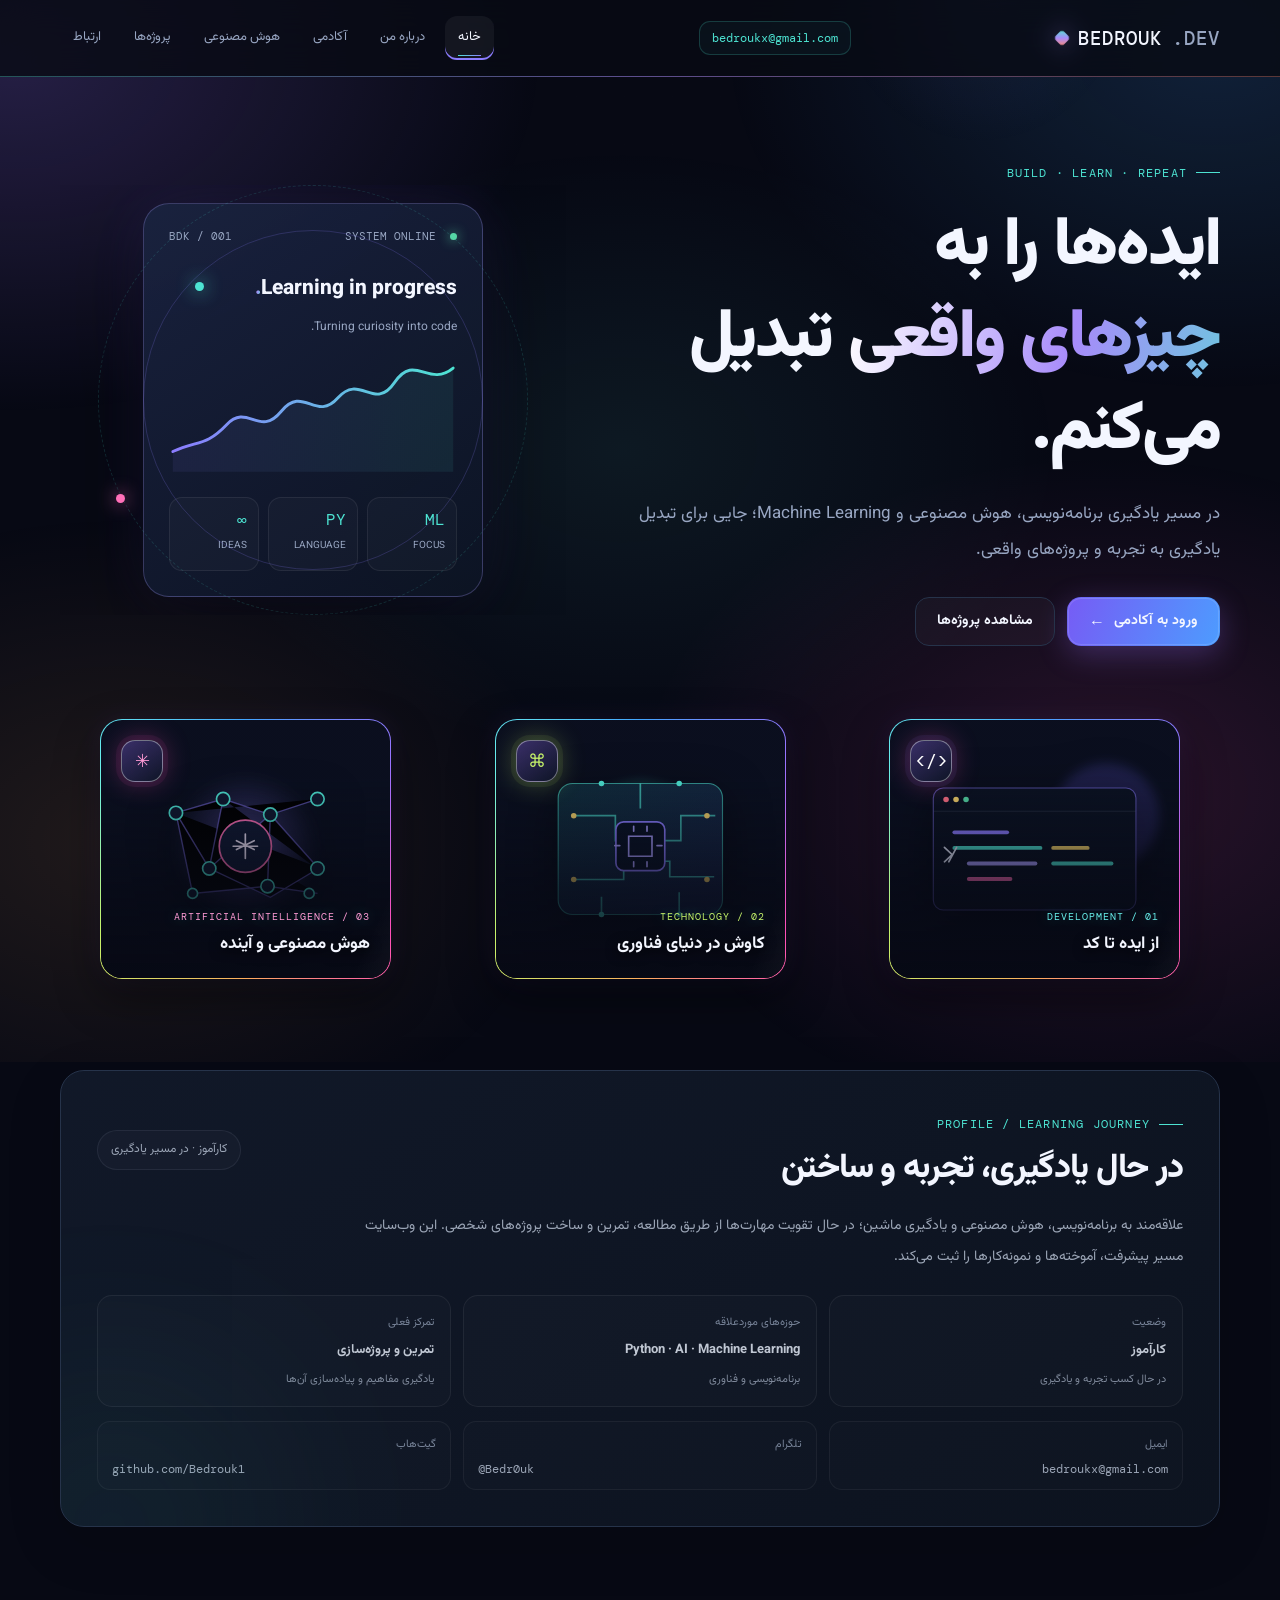
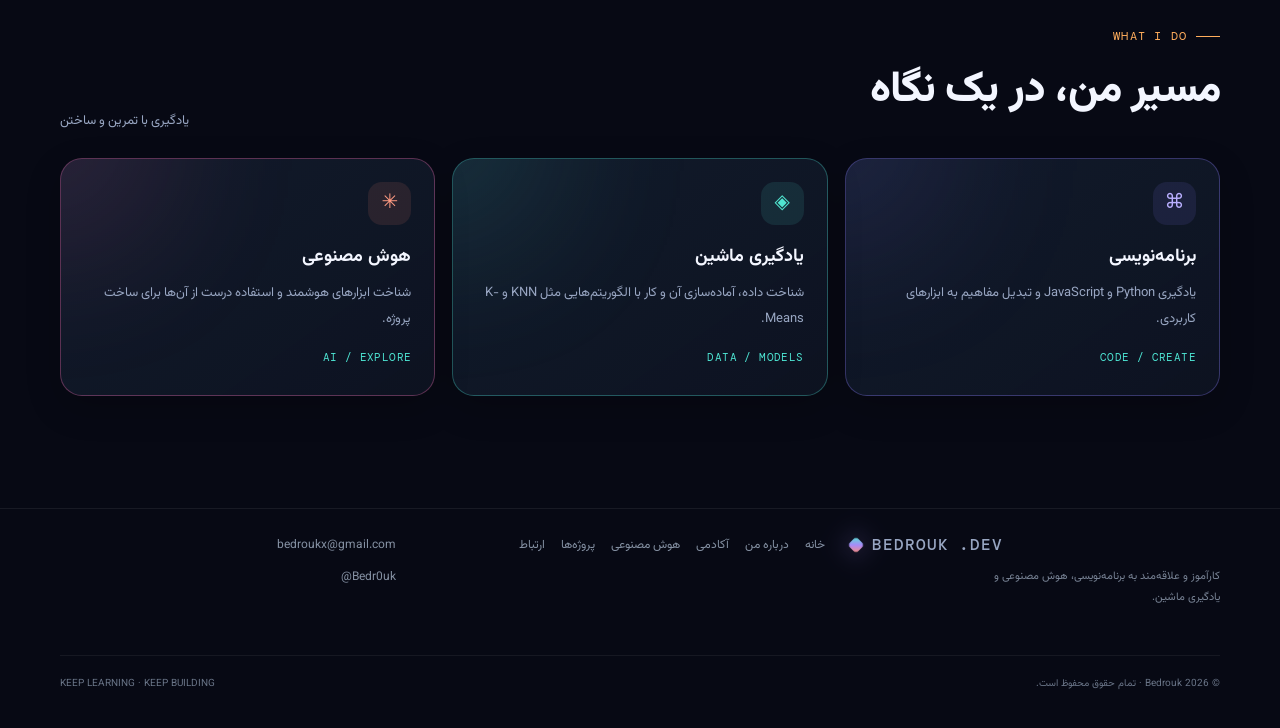
<file: index.html>
<!doctype html>
<html lang="fa" dir="rtl" data-theme="dark">
<head>
<meta charset="utf-8">
<meta name="viewport" content="width=device-width, initial-scale=1, viewport-fit=cover">
<meta name="theme-color" content="#080b14">
<meta name="description" content="وب‌سایت Bedrouk؛ مسیر یادگیری برنامه‌نویسی، Python، هوش مصنوعی و یادگیری ماشین، همراه با پروژه‌ها و آموزش‌های تعاملی.">
<meta name="robots" content="index,follow">
<link rel="canonical" href="https://bedrouk1.github.io/Bedrouk/">
<meta property="og:type" content="website">
<meta property="og:locale" content="fa_IR">
<meta property="og:site_name" content="Bedrouk">
<meta property="og:title" content="Bedrouk | برنامه‌نویسی، هوش مصنوعی و Machine Learning">
<meta property="og:description" content="مسیر یادگیری برنامه‌نویسی، Python، هوش مصنوعی و یادگیری ماشین؛ همراه با پروژه‌ها و آموزش‌های تعاملی.">
<meta property="og:url" content="https://bedrouk1.github.io/Bedrouk/">
<meta name="twitter:card" content="summary">
<meta name="twitter:title" content="Bedrouk | Programming & AI">
<meta name="twitter:description" content="پروژه‌ها، مسیر یادگیری و آموزش‌های برنامه‌نویسی و هوش مصنوعی.">
<title>Bedrouk | برنامه‌نویسی، هوش مصنوعی و یادگیری ماشین</title>
<script type="application/ld+json">
{
  "@context": "https://schema.org",
  "@graph": [
    {
      "@type": "WebSite",
      "name": "Bedrouk",
      "alternateName": "Bedrouk Developer Portfolio",
      "url": "https://bedrouk1.github.io/Bedrouk/",
      "inLanguage": "fa",
      "description": "وب‌سایت شخصی Bedrouk درباره برنامه‌نویسی، Python، هوش مصنوعی و یادگیری ماشین."
    },
    {
      "@type": "Person",
      "name": "Bedrouk",
      "url": "https://bedrouk1.github.io/Bedrouk/",
      "sameAs": [
        "https://github.com/Bedrouk1",
        "https://t.me/Bedr0uk"
      ],
      "description": "Technology enthusiast exploring software development, artificial intelligence, machine learning, web development, data analysis and automation; learning and building personal projects.",
      "knowsAbout": ["Software Development", "Python", "JavaScript", "HTML", "CSS", "Artificial Intelligence", "Machine Learning", "Web Development", "Data Analysis", "Automation"]
    }
  ]
}
</script>
<link rel="preconnect" href="https://fonts.googleapis.com">
<link rel="preconnect" href="https://fonts.gstatic.com" crossorigin>
<link href="https://fonts.googleapis.com/css2?family=DM+Mono:wght@400;500&family=Vazirmatn:wght@400;500;600;700;800;900&display=swap" rel="stylesheet">
<style>
:root{
 --bg:#080b14;--surface:#101625;--surface2:#151e30;--line:#26334a;
 --text:#f3f6ff;--muted:#98a6c2;--accent:#8b7cff;--cyan:#4de3d2;
 --pink:#ff70b8;--yellow:#f5d36b;--good:#55d6a5;--bad:#ff7185;
 --radius:22px;--ease:cubic-bezier(.2,.8,.2,1);--font:"Vazirmatn",system-ui,sans-serif;
}
*{box-sizing:border-box}
html{scroll-behavior:smooth;scroll-padding-top:100px}
body{margin:0;background:var(--bg);color:var(--text);font:15px/1.95 var(--font);overflow-x:hidden}
body:before{content:"";position:fixed;inset:0;z-index:-3;pointer-events:none;background:
 radial-gradient(ellipse at 15% 8%,#5d4be51c,transparent 35%),
 radial-gradient(ellipse at 85% 30%,#1acbb315,transparent 32%),
 radial-gradient(ellipse at 50% 100%,#a33cff10,transparent 38%)}
body:after{content:"";position:fixed;inset:0;z-index:-2;pointer-events:none;opacity:.18;background-image:linear-gradient(#ffffff08 1px,transparent 1px),linear-gradient(90deg,#ffffff08 1px,transparent 1px);background-size:48px 48px;mask-image:linear-gradient(to bottom,#000,transparent 85%)}
a{color:inherit;text-decoration:none}
button{font:inherit}
::selection{background:#8b7cff66;color:#fff}
:focus-visible{outline:2px solid var(--cyan);outline-offset:4px}
.container{width:min(1160px,calc(100% - 44px));margin:auto}
.topbar{position:sticky;top:0;z-index:50;border-bottom:1px solid #ffffff12;background:#080b14c9;backdrop-filter:blur(18px)}
.nav-wrap{height:76px;display:flex;align-items:center;justify-content:space-between;gap:24px}
.brand{direction:ltr;font:500 19px "DM Mono",monospace;letter-spacing:1px;display:flex;align-items:center;gap:10px}
.brand-mark{width:12px;height:12px;border-radius:4px;background:linear-gradient(135deg,var(--cyan),var(--accent));box-shadow:0 0 22px #8b7cffaa;transform:rotate(45deg)}
.nav{display:flex;align-items:center;gap:7px}
.nav a{font-size:13px;color:var(--muted);padding:9px 13px;border-radius:12px;transition:.25s var(--ease)}
.nav a:hover,.nav a[aria-current]{color:var(--text);background:#ffffff0d}
.nav a[aria-current]{box-shadow:inset 0 -2px var(--accent)}
.menu-btn{display:none;background:var(--surface);border:1px solid var(--line);color:var(--text);border-radius:12px;width:42px;height:42px}
.page{display:none;min-height:70vh;padding:78px 0 100px}
.page.active{display:block;animation:pageIn .42s ease-out both}
@keyframes pageIn{from{opacity:0}to{opacity:1}}
.eyebrow{display:inline-flex;align-items:center;gap:9px;color:var(--cyan);font:12px "DM Mono",monospace;letter-spacing:1.2px;text-transform:uppercase}
.eyebrow:before{content:"";width:24px;height:1px;background:currentColor}
h1,h2,h3,p{margin-top:0}
h1{font-size:clamp(36px,6vw,68px);line-height:1.35;letter-spacing:-1.8px;font-weight:900;margin:18px 0}
h2{font-size:clamp(28px,4vw,43px);line-height:1.45;font-weight:800;letter-spacing:-.8px;margin:12px 0}
h3{font-size:18px;line-height:1.6;margin-bottom:8px}
.gradient-text{background:linear-gradient(100deg,#fff 5%,#a99eff 48%,#4de3d2 95%);background-clip:text;-webkit-background-clip:text;color:transparent}
.lead{max-width:650px;color:var(--muted);font-size:17px;line-height:2.15}
.hero{display:grid;grid-template-columns:1.08fr .92fr;gap:60px;align-items:center}
.hero-copy{position:relative;z-index:2}
.hero-copy .lead{margin:0 0 28px}
.actions{display:flex;flex-wrap:wrap;gap:12px}
.btn{display:inline-flex;align-items:center;justify-content:center;gap:9px;min-height:49px;padding:0 21px;border-radius:14px;border:1px solid var(--line);background:#ffffff08;color:var(--text);font-weight:700;font-size:14px;transition:transform .25s var(--ease),border-color .25s,box-shadow .25s,background .25s;cursor:pointer}
.btn.primary{border-color:transparent;background:linear-gradient(110deg,#7665f4,#4d9bea);box-shadow:0 8px 30px #6759e544}
.btn:hover{transform:translateY(-4px);border-color:#8b7cff88;box-shadow:0 12px 30px #0005}
.btn:active{transform:translateY(-1px) scale(.98)}
.btn .arrow{font:16px "DM Mono";transition:transform .25s}
.btn:hover .arrow{transform:translateX(-4px)}
.visual{min-height:430px;position:relative;display:grid;place-items:center;isolation:isolate}
.orbit{position:absolute;border:1px solid #8b7cff35;border-radius:50%;animation:none}
.orbit.one{width:340px;height:340px}.orbit.two{width:430px;height:430px;border-style:dashed;border-color:#4de3d225;animation-duration:42s;animation-direction:reverse}
.orbit:before{content:"";position:absolute;width:9px;height:9px;border-radius:50%;background:var(--cyan);box-shadow:0 0 18px var(--cyan);top:15%;left:15%}
.orbit.two:before{background:var(--pink);box-shadow:0 0 18px var(--pink);top:72%;left:4%}
@keyframes spin{to{transform:rotate(360deg)}}
.core-card{width:min(340px,85%);padding:25px;border:1px solid #a99eff44;border-radius:26px;background:linear-gradient(145deg,#1a2340eF,#0d1424ed);box-shadow:0 25px 90px #0008,0 0 60px #7665f422;transform:none;animation:none}
@keyframes float{0%,100%{translate:0 0}50%{translate:0 -13px}}
.core-head{display:flex;align-items:center;justify-content:space-between;color:var(--muted);font:11px "DM Mono"}
.live-dot{display:inline-block;width:7px;height:7px;background:var(--good);border-radius:50%;box-shadow:0 0 12px var(--good);margin-left:7px}
.core-title{font-size:21px;font-weight:800;margin:26px 0 6px}
.core-sub{font-size:12px;color:var(--muted)}
.mini-chart{height:115px;width:100%;margin:20px 0 12px;overflow:visible}
.chart-line{fill:none;stroke:url(#lineGrad);stroke-width:3;stroke-linecap:round;stroke-dasharray:500;stroke-dashoffset:500;animation:drawLine 1.4s .2s ease-out forwards}
@keyframes drawLine{to{stroke-dashoffset:0}}
.stat-row{display:grid;grid-template-columns:repeat(3,1fr);gap:9px}
.stat{padding:11px;border:1px solid #ffffff12;border-radius:13px;background:#ffffff06}
.stat b{display:block;font:16px "DM Mono";color:var(--cyan)}
.stat span{font-size:10px;color:var(--muted)}
.section-head{display:flex;justify-content:space-between;align-items:end;gap:20px;margin:92px 0 24px}
.section-head p{color:var(--muted);margin:0;font-size:13px}
.cards{display:grid;grid-template-columns:repeat(3,1fr);gap:17px}
.card{position:relative;padding:23px;border:1px solid var(--line);border-radius:var(--radius);background:linear-gradient(145deg,#151e30d9,#0e1422e8);overflow:hidden;transition:transform .35s var(--ease),border-color .35s,box-shadow .35s}
.card:before{content:"";position:absolute;width:180px;height:180px;left:-100px;top:-110px;background:var(--glow,var(--accent));filter:blur(85px);opacity:.17;transition:opacity .35s}
.card:hover{transform:translateY(-8px);border-color:#8b7cff80;box-shadow:0 22px 45px #0004}
.card:hover:before{opacity:.35}
.card>*{position:relative}
.card-icon{width:43px;height:43px;display:grid;place-items:center;border-radius:14px;background:#8b7cff1c;color:#b9afff;font-size:20px;margin-bottom:18px}
.card p{color:var(--muted);font-size:13px;line-height:2;margin:0}
.card-tag{display:inline-block;margin-top:18px;color:var(--cyan);font:11px "DM Mono";letter-spacing:.4px}
.about-grid{display:grid;grid-template-columns:1.2fr .8fr;gap:35px;align-items:start}
.glass{border:1px solid var(--line);border-radius:var(--radius);padding:28px;background:linear-gradient(145deg,#151e30d9,#0e1422e8);box-shadow:0 20px 60px #0002}
.big-copy{font-size:19px;line-height:2.2;color:#dbe2f5}
.big-copy strong{color:var(--cyan)}
.info-list{display:grid;gap:0}
.info-item{padding:15px 0;border-bottom:1px solid #ffffff12}
.info-item:last-child{border:0}
.info-item span{display:block;color:var(--muted);font-size:12px}
.info-item b{font-size:14px}
.progress-shell{height:7px;border-radius:20px;background:#ffffff12;overflow:hidden;margin-top:9px}
.progress-fill{height:100%;width:0;background:linear-gradient(90deg,var(--accent),var(--cyan));border-radius:20px;transition:width .8s var(--ease)}
.academy-layout{display:grid;grid-template-columns:280px 1fr;gap:22px;margin-top:30px;align-items:start}
.lesson-list{padding:13px;border:1px solid var(--line);border-radius:20px;background:#101625aa}
.lesson-list button{display:flex;width:100%;align-items:center;gap:12px;text-align:right;padding:12px;border:1px solid transparent;border-radius:13px;background:transparent;color:var(--muted);cursor:pointer;transition:.25s}
.lesson-list button:hover{background:#ffffff08;color:var(--text)}
.lesson-list button.active{background:#8b7cff18;border-color:#8b7cff55;color:var(--text)}
.lesson-num{width:30px;height:30px;flex:none;display:grid;place-items:center;border-radius:10px;background:#ffffff0c;font:12px "DM Mono"}
.lesson-list button.completed .lesson-num{background:#55d6a522;color:var(--good)}
.lesson-title{font-size:12px;font-weight:700}
.lesson-panel{min-width:0}
.lesson-panel p{color:var(--muted);line-height:2.2}
.codebox{direction:ltr;text-align:left;background:#080d18;border:1px solid #293650;border-radius:15px;padding:18px;overflow:auto;color:#b9d8ff;font:12px/2 "DM Mono",monospace;white-space:pre}
.quiz{margin-top:24px;padding-top:22px;border-top:1px solid var(--line)}
.quiz-question{font-weight:800;margin-bottom:13px}
.options{display:grid;gap:9px}
.option{width:100%;text-align:right;padding:12px 15px;border-radius:12px;border:1px solid var(--line);background:#ffffff05;color:var(--text);cursor:pointer;transition:.2s}
.option:hover:not(:disabled){border-color:#8b7cffaa;background:#8b7cff12}
.option.correct{border-color:var(--good);background:#55d6a514;color:var(--good)}
.option.wrong{border-color:var(--bad);background:#ff718514;color:var(--bad)}
.option:disabled{cursor:default;opacity:.85}
.feedback{min-height:30px;margin-top:12px;color:var(--muted);font-size:13px}
.quiz-actions{display:flex;justify-content:space-between;gap:10px;margin-top:15px}
.small-btn{border:1px solid var(--line);background:#ffffff08;color:var(--text);padding:9px 15px;border-radius:11px;cursor:pointer}
.small-btn:disabled{opacity:.35;cursor:not-allowed}
.ai-tree{display:grid;gap:12px;margin:30px 0}
.tree-level{padding:18px 22px;border:1px solid var(--level);border-radius:16px;background:color-mix(in srgb,var(--level) 9%,#101625);transform:translateX(var(--offset));transition:transform .3s var(--ease),border-color .3s}
.tree-level:hover{transform:translateX(calc(var(--offset) - 8px));border-color:var(--level)}
.tree-level b{display:block}.tree-level span{font-size:12px;color:var(--muted)}
.faq{border-top:1px solid var(--line)}
details{border-bottom:1px solid var(--line);padding:0 4px}
summary{cursor:pointer;list-style:none;padding:18px 0;font-weight:700;display:flex;justify-content:space-between;align-items:center}
summary::-webkit-details-marker{display:none}
summary:after{content:"+";font:20px "DM Mono";color:var(--cyan);transition:transform .25s}
details[open] summary:after{content:"−";transform:rotate(180deg)}
details p{color:var(--muted);padding:0 0 16px;margin:0;max-width:750px}
.project-row{display:grid;grid-template-columns:1fr 2fr auto;gap:22px;align-items:center;padding:24px 0;border-bottom:1px solid var(--line)}
.project-row p{margin:0;color:var(--muted);font-size:13px}
.project-row em{font:11px "DM Mono";font-style:normal;color:var(--cyan);direction:ltr}
.contact-box{max-width:760px;margin:25px auto;padding:clamp(25px,6vw,55px);text-align:center;border:1px solid #8b7cff55;border-radius:28px;background:radial-gradient(ellipse at 50% 0%,#8b7cff20,transparent 65%),#101625}
.email{display:inline-block;direction:ltr;font:clamp(20px,4vw,34px) "DM Mono";color:var(--cyan);margin:18px 0 26px;overflow-wrap:anywhere}
footer{border-top:1px solid #ffffff12;padding:25px 0 35px;color:var(--muted);font-size:12px}
.footer-inner{display:flex;justify-content:space-between;gap:15px;flex-wrap:wrap}
.reveal{opacity:0;transform:translateY(28px);transition:opacity .8s var(--ease),transform .8s var(--ease)}
.reveal.visible{opacity:1;transform:none}
.cursor-glow{position:fixed;z-index:-1;width:300px;height:300px;border-radius:50%;pointer-events:none;background:radial-gradient(circle,#8b7cff12,transparent 68%);transform:translate(-50%,-50%)}
.scroll-progress{position:fixed;z-index:60;top:0;right:0;height:2px;width:0;background:linear-gradient(90deg,var(--cyan),var(--accent))}
.toast{position:fixed;z-index:80;bottom:24px;left:24px;padding:12px 18px;border:1px solid var(--line);border-radius:13px;background:#151e30;color:var(--text);box-shadow:0 10px 40px #0008;opacity:0;transform:translateY(15px);pointer-events:none;transition:.3s}
.toast.show{opacity:1;transform:none}
@media(max-width:850px){
 .hero{grid-template-columns:1fr;gap:20px}.visual{min-height:390px;order:-1}
 .cards{grid-template-columns:repeat(2,1fr)}.academy-layout{grid-template-columns:1fr}
 .lesson-list{display:flex;overflow:auto;gap:6px}.lesson-list button{width:auto;min-width:max-content}
 .about-grid{grid-template-columns:1fr}
}
@media(max-width:620px){
 .container{width:min(100% - 30px,1160px)}.nav-wrap{height:66px}
 .menu-btn{display:block}.nav{display:none;position:absolute;top:66px;right:15px;left:15px;padding:10px;background:#101625f5;border:1px solid var(--line);border-radius:16px;flex-wrap:wrap;box-shadow:0 20px 40px #0008}
 .nav.open{display:flex}.nav a{flex:1 1 28%;text-align:center}
 .page{padding:52px 0 70px}h1{font-size:38px}.lead{font-size:15px}
 .visual{min-height:330px}.orbit.one{width:260px;height:260px}.orbit.two{width:320px;height:320px}.core-card{width:290px;padding:19px}
 .cards{grid-template-columns:1fr}.section-head{margin:65px 0 20px;display:block}.section-head p{margin-top:8px}
 .project-row{grid-template-columns:1fr;gap:5px}.glass{padding:21px}
 .cursor-glow{display:none}
}
@media(prefers-reduced-motion:reduce){
 *,*:before,*:after{scroll-behavior:auto!important;animation-duration:.01ms!important;animation-iteration-count:1!important;transition-duration:.01ms!important}
 .reveal{opacity:1;transform:none}
}

/* Stability + refined motion pass */
html{scroll-behavior:auto}
body{overscroll-behavior-x:none}
.page.active{will-change:opacity}
.orbit{animation:none!important}
.core-card{animation:none!important;transform:none!important}
.visual{overflow:clip}
.reveal{transform:translateY(14px);transition:opacity .55s ease,transform .55s ease}
.reveal.visible{transform:translateY(0)}
.header-email{direction:ltr;white-space:nowrap;font:12px "DM Mono",monospace;color:var(--cyan);padding:8px 12px;border:1px solid #4de3d233;border-radius:11px;background:#4de3d20a;transition:background .2s,border-color .2s}
.header-email:hover{background:#4de3d21a;border-color:#4de3d277}
.academy-layout{min-width:0}
.lesson-list{min-width:0}
.lesson-panel{min-width:0;overflow:hidden}
.codebox{display:block;width:100%;max-width:100%;max-height:340px;overflow-x:auto;overscroll-behavior-x:contain;white-space:pre}
.lesson-panel .quiz,.lesson-panel .options{min-width:0}
.lesson-panel .option{overflow-wrap:anywhere;line-height:1.8}
@media(max-width:850px){
 .academy-layout{grid-template-columns:minmax(0,1fr);gap:14px}
 .academy-layout>aside{display:grid;gap:10px}
 .academy-layout>aside>.glass{margin:0!important}
 .lesson-list{display:grid;grid-template-columns:repeat(2,minmax(0,1fr));gap:7px;margin:0!important;padding:9px}
 .lesson-list button{width:100%;min-width:0;min-height:52px;padding:8px;text-align:right;align-items:center}
 .lesson-title{white-space:normal;line-height:1.55;font-size:11px}
 .lesson-num{width:27px;height:27px}
 .lesson-panel{padding:18px}
 .lesson-panel h3{font-size:20px!important}
 .lesson-panel p{font-size:14px;line-height:2}
 .codebox{font-size:11px;padding:13px}
}
@media(max-width:620px){
 .nav-wrap{gap:9px}
 .brand{font-size:15px;gap:7px}
 .brand-mark{width:10px;height:10px}
 .header-email{font-size:10px;padding:6px 8px;margin-inline-start:auto}
 .menu-btn{flex:none}
 .visual{overflow:hidden}
 .orbit{display:none}
 .core-card{width:min(100%,310px)}
 .academy-layout{margin-top:22px}
 .lesson-list{grid-template-columns:repeat(2,minmax(0,1fr))}
 .lesson-list button{gap:7px}
 .lesson-panel{padding:16px}
 .quiz-actions{position:sticky;bottom:0;padding:10px 0 0;background:linear-gradient(transparent,var(--surface) 30%)}
 .project-row,.tree-level{max-width:100%}
 .tree-level{transform:none!important}
 .cursor-glow{display:none!important}
}
@media(max-width:380px){
 .header-email{font-size:9px;padding:5px 6px}
 .brand{font-size:13px}
 .menu-btn{width:38px;height:38px}
 .lesson-list{grid-template-columns:1fr}
 .stat-row{gap:6px}
}
@media(prefers-reduced-motion:reduce){
 .page.active,.reveal,.reveal.visible{animation:none!important;transition:none!important;transform:none!important;filter:none!important}
}


/* Intentional motion: one-shot entrances and interaction feedback, never layout jitter */
@keyframes heroEnter{from{opacity:0;transform:translateY(22px)}to{opacity:1;transform:translateY(0)}}
@keyframes visualEnter{from{opacity:0;transform:scale(.94)}to{opacity:1;transform:scale(1)}}
@keyframes accentSweep{0%{background-position:0% 50%}100%{background-position:200% 50%}}
.page.active .hero-copy{animation:heroEnter .72s cubic-bezier(.2,.8,.2,1) both}
.page.active .visual{animation:visualEnter .85s .08s cubic-bezier(.2,.8,.2,1) both}
.page.active .hero-copy .eyebrow{animation:heroEnter .6s ease both}
.page.active .hero-copy h1{animation:heroEnter .72s .08s cubic-bezier(.2,.8,.2,1) both}
.page.active .hero-copy .lead{animation:heroEnter .72s .16s cubic-bezier(.2,.8,.2,1) both}
.page.active .hero-copy .actions{animation:heroEnter .72s .24s cubic-bezier(.2,.8,.2,1) both}
.page.active .cards .reveal:nth-child(2){transition-delay:.08s}
.page.active .cards .reveal:nth-child(3){transition-delay:.16s}
.btn.primary{background-size:200% 100%;background-image:linear-gradient(110deg,#7665f4 0%,#4d9bea 50%,#7665f4 100%);transition:background-position .55s ease,transform .25s var(--ease),box-shadow .25s}
.btn.primary:hover{background-position:100% 50%}
.card .card-icon{transition:transform .35s cubic-bezier(.2,.8,.2,1),box-shadow .35s}
.card:hover .card-icon{transform:translateY(-3px) rotate(-6deg);box-shadow:0 8px 22px #8b7cff22}
.nav a{position:relative}
.nav a:after{content:"";position:absolute;right:13px;left:13px;bottom:4px;height:1px;background:linear-gradient(90deg,var(--cyan),var(--accent));transform:scaleX(0);transform-origin:right;transition:transform .25s ease}
.nav a:hover:after,.nav a[aria-current]:after{transform:scaleX(1)}
@media(prefers-reduced-motion:reduce){
 .page.active .hero-copy,.page.active .visual,.page.active .hero-copy .eyebrow,.page.active .hero-copy h1,.page.active .hero-copy .lead,.page.active .hero-copy .actions{animation:none!important}
 .card:hover .card-icon{transform:none}
}


/* Expanded home profile, muted contact details, and navigation footer */
.home-profile{margin:76px 0 18px;padding:clamp(22px,4vw,36px);border:1px solid var(--line);border-radius:24px;background:linear-gradient(145deg,#121a2aee,#0d1420ee);box-shadow:0 18px 55px #0002}
.home-profile-head{display:flex;align-items:center;justify-content:space-between;gap:18px;flex-wrap:wrap}
.home-profile-head h2{font-size:clamp(23px,3.4vw,34px);margin:8px 0 0}
.status-muted{display:inline-flex;align-items:center;padding:7px 13px;border:1px solid #8791a522;border-radius:30px;background:#8791a50b;color:#9ba5b6;font-size:12px}
.home-profile-copy{max-width:850px;color:#9ba5b6;font-size:14px;line-height:2.2;margin:18px 0 22px}
.profile-facts{display:grid;grid-template-columns:repeat(3,minmax(0,1fr));gap:12px}
.profile-fact{padding:16px;border:1px solid #ffffff10;border-radius:15px;background:#ffffff04;min-width:0}
.profile-fact span,.home-contact-row a span,.contact-details a span{display:block;color:#778398;font-size:11px;margin-bottom:5px}
.profile-fact b{display:block;font-size:13px;color:#c0c7d3;overflow-wrap:anywhere}
.profile-fact small{display:block;color:#7f899b;font-size:11px;margin-top:5px}
.home-contact-row{display:flex;flex-wrap:wrap;gap:12px;margin-top:14px}
.home-contact-row a{min-width:0;flex:1 1 200px;padding:12px 14px;border:1px solid #ffffff0d;border-radius:13px;background:#ffffff03;transition:border-color .2s,background .2s}
.home-contact-row a:hover,.contact-details a:hover{border-color:#8994a633;background:#ffffff08}
.home-contact-row a b{display:block;color:#9ba5b6;font:12px "DM Mono",var(--font);overflow-wrap:anywhere}
.contact-details{display:grid;grid-template-columns:1fr;gap:10px;max-width:480px;margin:26px auto 0;text-align:right}
.contact-details a{display:flex;align-items:center;justify-content:space-between;gap:14px;padding:14px 16px;border:1px solid #ffffff12;border-radius:13px;background:#ffffff04;transition:border-color .2s,background .2s}
.contact-details a span{margin:0}
.contact-details a b{color:#a0a9b8;font:13px "DM Mono",var(--font);overflow-wrap:anywhere}
.footer-layout{display:grid;gap:24px}
.footer-top{display:grid;grid-template-columns:1.1fr 1.2fr 1fr;gap:25px;align-items:start;padding-bottom:22px}
.footer-brand{font-size:16px}
.footer-note{color:#788395;font-size:11px;line-height:1.9;margin:12px 0 0;max-width:260px}
.footer-links{display:flex;flex-wrap:wrap;gap:8px 16px}
.footer-links a,.footer-contacts a{color:#8490a2;font-size:12px;transition:color .2s}
.footer-links a:hover,.footer-contacts a:hover{color:#c0c7d3}
.footer-contacts{display:grid;gap:8px;direction:ltr;text-align:right}
.footer-contacts a{overflow-wrap:anywhere}
.footer-bottom{border-top:1px solid #ffffff10;padding-top:18px;display:flex;justify-content:space-between;gap:12px;flex-wrap:wrap;color:#697487;font-size:10px}
footer{margin-top:12px}
@media(max-width:700px){
 .home-profile{margin:52px 0 10px;padding:19px}
 .profile-facts{grid-template-columns:1fr}
 .home-contact-row{display:grid;grid-template-columns:1fr}
 .footer-top{grid-template-columns:1fr;gap:18px}
 .footer-links{gap:8px 14px}
 .footer-contacts{display:flex;flex-wrap:wrap;gap:8px 18px;text-align:left}
 .footer-bottom{display:grid;gap:5px}
 .contact-details a{align-items:flex-start;flex-direction:column;gap:4px}
}


/* Visual gallery + richer, lightweight motion */
.visual-gallery{display:grid;grid-template-columns:repeat(3,minmax(0,1fr));gap:16px;margin:58px 0 12px}
.visual-tile{position:relative;min-height:230px;overflow:hidden;border:1px solid #ffffff18;border-radius:22px;background:#111a2b;isolation:isolate;box-shadow:0 18px 45px #0003}
.visual-tile img{position:absolute;inset:0;width:100%;height:100%;object-fit:cover;opacity:.72;filter:saturate(.82);transition:transform .8s cubic-bezier(.2,.8,.2,1),filter .8s,opacity .8s}
.visual-tile:after{content:"";position:absolute;inset:0;background:linear-gradient(0deg,#070b15f2 0%,#070b1570 48%,#070b1510 100%);z-index:0}
.visual-tile:hover img{transform:scale(1.09);filter:saturate(1.15);opacity:.95}
.visual-tile figcaption{position:absolute;z-index:1;right:20px;left:20px;bottom:17px}
.visual-tile figcaption span{display:block;color:var(--cyan);font:10px "DM Mono";letter-spacing:1px;margin-bottom:5px}
.visual-tile figcaption b{font-size:17px;text-shadow:0 2px 12px #000}
.visual-tile.reveal{transform:translateY(24px) scale(.98)}
.visual-tile.reveal.visible{transform:translateY(0) scale(1)}
.visual-gallery .visual-tile:nth-child(2){transition-delay:.1s}
.visual-gallery .visual-tile:nth-child(3){transition-delay:.2s}
.visual-tile:nth-child(2) img{object-position:center}
.visual-tile:nth-child(3) img{object-position:center}
.image-orb{position:absolute;z-index:2;top:20px;left:20px;width:42px;height:42px;display:grid;place-items:center;border:1px solid #ffffff55;border-radius:14px;background:#0a1024a8;color:#fff;font:18px "DM Mono";backdrop-filter:blur(12px);box-shadow:0 0 25px #8b7cff55}
.home-profile{position:relative;overflow:hidden}
.home-profile:after{content:"";position:absolute;left:-100px;bottom:-150px;width:300px;height:300px;border-radius:50%;background:#4de3d2;filter:blur(115px);opacity:.08;pointer-events:none}
.card,.glass,.project-row,.tree-level{transition-timing-function:cubic-bezier(.2,.8,.2,1)}
.card:hover{transform:translateY(-9px) scale(1.012)}
.project-row{position:relative;transition:padding .3s,border-color .3s,background .3s}
.project-row:hover{padding-inline:16px;border-color:#8b7cff66;background:linear-gradient(90deg,transparent,#8b7cff0b,transparent)}
.ai-tree .tree-level{animation:treePulse 6s ease-in-out infinite alternate}
.ai-tree .tree-level:nth-child(2){animation-delay:.7s}
.ai-tree .tree-level:nth-child(3){animation-delay:1.4s}
.ai-tree .tree-level:nth-child(4){animation-delay:2.1s}
@keyframes treePulse{from{box-shadow:0 0 0 #8b7cff00}to{box-shadow:0 0 24px #8b7cff14}}
@media(max-width:700px){.visual-gallery{grid-template-columns:1fr;gap:12px;margin:38px 0 8px}.visual-tile{min-height:205px}.visual-gallery .visual-tile:nth-child(n){transition-delay:0s}}
@media(prefers-reduced-motion:reduce){.visual-tile img,.ai-tree .tree-level{transition:none!important;animation:none!important}.visual-tile:hover img{transform:none}}


/* Color-rich visual identity and cinematic contact experience */
:root{--electric:#638cff;--violet:#a78bfa;--coral:#ff8a72;--lime:#b8ed79;--aqua:#50e5d0}
body:before{background:
 radial-gradient(ellipse at 8% 16%,#a78bfa20,transparent 32%),
 radial-gradient(ellipse at 92% 24%,#50e5d018,transparent 30%),
 radial-gradient(ellipse at 78% 78%,#ff8a7210,transparent 28%),
 radial-gradient(ellipse at 22% 88%,#638cff12,transparent 30%)}
.gradient-text{background-image:linear-gradient(100deg,#fff 0%,#a78bfa 28%,#50e5d0 58%,#ff9b83 82%,#fff 100%);background-size:220% auto;animation:gradientFlow 9s linear infinite}
@keyframes gradientFlow{to{background-position:220% center}}
.brand-mark{background:linear-gradient(135deg,var(--aqua),var(--violet),var(--coral));box-shadow:0 0 25px #a78bfa88}
.topbar{border-image:linear-gradient(90deg,#50e5d055,#a78bfa88,#ff8a7255) 1}
.card:nth-child(3n+1){--glow:#a78bfa}.card:nth-child(3n+2){--glow:#50e5d0}.card:nth-child(3n){--glow:#ff8a72}
.card:nth-child(3n+2) .card-icon{background:#50e5d01c;color:#50e5d0}
.card:nth-child(3n) .card-icon{background:#ff8a721c;color:#ff9b83}
.section-head .eyebrow{color:var(--coral)}
.visual-tile{border-color:#ffffff24;box-shadow:0 20px 55px #0005, inset 0 0 35px #a78bfa0a}
.visual-tile:before{content:"";position:absolute;z-index:1;inset:0;background:linear-gradient(115deg,transparent 25%,#ffffff0b 48%,transparent 68%);background-size:220% 100%;animation:tileShine 8s ease-in-out infinite;pointer-events:none}
@keyframes tileShine{0%,45%{background-position:150% 0}75%,100%{background-position:-100% 0}}
.image-orb{border-color:#ffffff66;box-shadow:0 0 30px #a78bfa66}
.btn.primary{background-image:linear-gradient(110deg,#765cf5,#4b9fff 45%,#27cbb8 75%,#765cf5);background-size:250% 100%;animation:buttonFlow 8s linear infinite}
@keyframes buttonFlow{to{background-position:250% 0}}
.tree-level:nth-child(1){--level:#a78bfa!important}.tree-level:nth-child(2){--level:#50e5d0!important}.tree-level:nth-child(3){--level:#ff8a72!important}.tree-level:nth-child(4){--level:#b8ed79!important}
.contact-page{position:relative;isolation:isolate}
.contact-scene{position:relative;min-height:590px;display:grid;grid-template-columns:.9fr 1.1fr;align-items:center;gap:clamp(30px,7vw,90px);padding:42px clamp(12px,4vw,48px);border:1px solid #ffffff12;border-radius:34px;overflow:hidden;background:linear-gradient(135deg,#11172aee,#0b1421ed 55%,#171126ee);box-shadow:0 30px 90px #0005}
.contact-scene:before{content:"";position:absolute;inset:0;z-index:-1;opacity:.24;background-image:linear-gradient(#ffffff0b 1px,transparent 1px),linear-gradient(90deg,#ffffff0b 1px,transparent 1px);background-size:34px 34px;mask-image:linear-gradient(135deg,#000,transparent 80%)}
.contact-scene:after{content:"";position:absolute;z-index:-1;width:540px;height:540px;right:25%;top:5%;border:1px solid #a78bfa20;border-radius:50%;box-shadow:0 0 0 35px #50e5d008,0 0 0 80px #ff8a7206;animation:slowOrbit 30s linear infinite}
@keyframes slowOrbit{to{transform:rotate(360deg)}}
.contact-orb{position:absolute;z-index:-1;border-radius:50%;filter:blur(2px);pointer-events:none}
.orb-a{width:230px;height:230px;right:-90px;top:-100px;background:#a78bfa25;filter:blur(55px);animation:orbDrift 10s ease-in-out infinite alternate}
.orb-b{width:190px;height:190px;left:30%;bottom:-110px;background:#50e5d020;filter:blur(60px);animation:orbDrift 12s ease-in-out infinite alternate-reverse}
.orb-c{width:120px;height:120px;left:-60px;top:40%;background:#ff8a7220;filter:blur(50px);animation:orbDrift 8s ease-in-out infinite alternate}
@keyframes orbDrift{from{transform:translate3d(0,0,0) scale(.9)}to{transform:translate3d(18px,-22px,0) scale(1.12)}}
.contact-intro{position:relative;z-index:2}
.contact-kicker{display:flex;align-items:center;gap:10px;margin:35px 0 10px;color:#b8ed79;font:10px "DM Mono";letter-spacing:1.2px}
.kicker-line{width:34px;height:1px;background:linear-gradient(90deg,#b8ed79,transparent)}
.contact-intro h2{font-size:clamp(34px,5vw,57px);line-height:1.5;margin:8px 0 18px}
.contact-gradient{background:linear-gradient(90deg,#a78bfa,#50e5d0,#ff9b83);background-clip:text;-webkit-background-clip:text;color:transparent}
.contact-intro>p{max-width:420px;color:#a1abc0;font-size:14px;line-height:2.2}
.contact-status{display:flex;align-items:center;gap:10px;margin-top:32px;color:#9aa8ba;font-size:11px}
.contact-status i{width:8px;height:8px;border-radius:50%;background:#b8ed79;box-shadow:0 0 15px #b8ed79;animation:statusPulse 1.8s ease-in-out infinite}
@keyframes statusPulse{50%{box-shadow:0 0 3px #b8ed79;opacity:.55}}
.contact-status b{margin-right:auto;color:#b8ed79;font:10px "DM Mono";letter-spacing:1px}
.contact-stamp{display:flex;align-items:center;gap:12px;margin-top:45px;opacity:.65}
.contact-stamp>span{width:48px;height:48px;display:grid;place-items:center;border:1px solid #a78bfa88;border-radius:50%;color:#c4b5fd;font:13px "DM Mono";box-shadow:0 0 25px #a78bfa22}
.contact-stamp small{color:#8794aa;font:9px/1.6 "DM Mono";letter-spacing:1px}
.contact-panel{position:relative;z-index:2;padding:clamp(18px,3vw,30px);border:1px solid #ffffff20;border-radius:25px;background:#0a1020a8;backdrop-filter:blur(18px);box-shadow:0 25px 70px #0005}
.contact-panel-head,.contact-panel-foot{display:flex;justify-content:space-between;align-items:center;gap:10px;color:#8996ac;font:10px "DM Mono";letter-spacing:1px}
.panel-index{color:#a78bfa}
.channel-card{position:relative;display:flex;align-items:center;gap:15px;margin-top:13px;padding:17px 15px;border:1px solid #ffffff13;border-radius:18px;background:linear-gradient(110deg,#ffffff08,#ffffff02);overflow:hidden;transition:transform .35s var(--ease),border-color .35s,background .35s,box-shadow .35s}
.channel-card:before{content:"";position:absolute;inset:0;transform:translateX(110%);background:linear-gradient(100deg,transparent,#ffffff10,transparent);transition:transform .7s}
.channel-card:hover{transform:translateX(-7px);box-shadow:0 12px 35px #0004}
.channel-card:hover:before{transform:translateX(-110%)}
.channel-icon{width:48px;height:48px;flex:none;display:grid;place-items:center;border-radius:15px;background:#a78bfa18;color:#c4b5fd}
.channel-icon svg{width:23px;height:23px;fill:none;stroke:currentColor;stroke-width:1.7;stroke-linecap:round;stroke-linejoin:round}
.channel-copy{min-width:0;display:grid;gap:3px}
.channel-copy small{font:9px "DM Mono";letter-spacing:.7px;color:#8492a9}
.channel-copy b{font:13px "DM Mono",var(--font);color:#e9edfa;overflow-wrap:anywhere}
.channel-copy em{font-style:normal;font-size:10px;color:#8d9aaf}
.channel-arrow{margin-right:auto;flex:none;color:#aab6cb;font:19px "DM Mono";transition:transform .3s,color .3s}
.channel-card:hover .channel-arrow{transform:translate(3px,-3px);color:#fff}
.channel-email:hover{border-color:#a78bfa88;background:#a78bfa12}.channel-email .channel-icon{background:#a78bfa20;color:#c4b5fd}
.channel-telegram:hover{border-color:#50e5d088;background:#50e5d012}.channel-telegram .channel-icon{background:#50e5d020;color:#50e5d0}
.channel-github:hover{border-color:#ff8a7288;background:#ff8a7212}.channel-github .channel-icon{background:#ff8a721c;color:#ff9b83}
.contact-panel-foot{margin-top:20px;padding-top:16px;border-top:1px solid #ffffff12}
.signal-bars{height:14px;display:flex;align-items:end;gap:3px}
.signal-bars i{width:3px;border-radius:4px;background:#50e5d0;animation:signal 1s ease-in-out infinite alternate}
.signal-bars i:nth-child(1){height:5px}.signal-bars i:nth-child(2){height:10px;animation-delay:.2s}.signal-bars i:nth-child(3){height:7px;animation-delay:.4s}.signal-bars i:nth-child(4){height:13px;animation-delay:.1s}.signal-bars i:nth-child(5){height:8px;animation-delay:.3s}
@keyframes signal{to{height:3px;opacity:.45}}
.contact-bottom{position:relative;display:flex;align-items:center;gap:16px;margin-top:22px;padding:17px 22px;border:1px solid #ffffff12;border-radius:16px;background:linear-gradient(90deg,#a78bfa0d,#50e5d00d,#ff8a720d);overflow:hidden}
.contact-bottom span:first-child{color:#a78bfa;font:9px "DM Mono";letter-spacing:1px}
.contact-bottom b{font:10px "DM Mono";color:#9ba8bb;letter-spacing:.5px}
.contact-bottom-mark{margin-right:auto;color:#50e5d0;font-size:20px;animation:markSpin 12s linear infinite}
@keyframes markSpin{to{transform:rotate(360deg)}}
.contact-page .reveal{transform:translateY(22px) scale(.985);transition:opacity .7s ease,transform .7s cubic-bezier(.2,.8,.2,1)}
.contact-page .reveal.visible{transform:none}
@media(max-width:850px){.contact-scene{grid-template-columns:1fr;gap:30px;padding:32px 22px}.contact-intro h2{font-size:clamp(34px,8vw,48px)}.contact-stamp{margin-top:25px}.contact-scene:after{right:0;top:20%}}
@media(max-width:620px){.contact-scene{padding:27px 16px;border-radius:24px;gap:25px}.contact-kicker{margin-top:25px}.contact-panel{padding:15px 12px}.channel-card{gap:11px;padding:14px 11px}.channel-icon{width:42px;height:42px}.channel-copy b{font-size:11px}.channel-copy small{font-size:8px}.channel-copy em{font-size:9px}.contact-bottom{align-items:flex-start;flex-direction:column;gap:5px}.contact-bottom-mark{position:absolute;left:16px;top:14px}}
@media(prefers-reduced-motion:reduce){.gradient-text,.visual-tile:before,.contact-scene:after,.contact-orb,.contact-status i,.signal-bars i,.contact-bottom-mark{animation:none!important}.channel-card:hover{transform:none}}


/* NEON MOTION LAB — high-visibility artwork animation */
:root{--laser:#42a5ff;--ultra:#9b72ff;--magenta:#ff4fb8;--tangerine:#ffad5c;--acid:#c6f36a;--ice:#68f0ec}
body{background-color:#070914}
body:before{position:fixed;inset:-18%;z-index:-2;pointer-events:none;background:
 radial-gradient(ellipse at 14% 18%,#9b72ff35,transparent 25%),
 radial-gradient(ellipse at 83% 17%,#42a5ff28,transparent 24%),
 radial-gradient(ellipse at 77% 78%,#ff4fb824,transparent 25%),
 radial-gradient(ellipse at 20% 82%,#ffad5c1b,transparent 23%),
 radial-gradient(ellipse at 49% 50%,#68f0ec12,transparent 35%);
 animation:ambientDrift 18s ease-in-out infinite alternate}
@keyframes ambientDrift{0%{transform:translate3d(-2%,1%,0) rotate(-2deg) scale(1)}50%{transform:translate3d(2%,-2%,0) rotate(2deg) scale(1.08)}100%{transform:translate3d(-1%,2%,0) rotate(-1deg) scale(1.03)}}
.visual-gallery{perspective:1200px;gap:clamp(14px,2vw,24px)}
.visual-tile{min-height:260px;border:1px solid transparent;background:linear-gradient(#0b1020,#0b1020) padding-box,conic-gradient(from var(--edge-angle,0deg),#42a5ff,#9b72ff,#ff4fb8,#ffad5c,#c6f36a,#68f0ec,#42a5ff) border-box;box-shadow:0 18px 45px #0007,0 0 28px #9b72ff18;transform-style:preserve-3d;will-change:transform;animation:cardHover 6s ease-in-out infinite}
.visual-tile:nth-child(2){animation-delay:-2s}
.visual-tile:nth-child(3){animation-delay:-4s}
@keyframes cardHover{0%,100%{translate:0 0}50%{translate:0 -9px}}
.visual-tile .tile-art{position:absolute;z-index:0;inset:0;width:100%;height:100%;object-fit:contain;overflow:visible;transform-origin:50% 50%;animation:artFloat 7s ease-in-out infinite;filter:drop-shadow(0 12px 24px #0007);will-change:transform}
.visual-tile:nth-child(2) .tile-art{animation-delay:-2.2s}
.visual-tile:nth-child(3) .tile-art{animation-delay:-4.4s}
@keyframes artFloat{0%,100%{transform:translate3d(0,5px,0) scale(1) rotate(-1deg)}50%{transform:translate3d(0,-12px,0) scale(1.045) rotate(1.2deg)}}
.visual-code .tile-art circle{animation:codeBlink 2.8s ease-in-out infinite alternate}
.visual-code .tile-art circle:nth-of-type(2){animation-delay:.7s}
.visual-code .tile-art circle:nth-of-type(3){animation-delay:1.4s}
@keyframes codeBlink{from{opacity:.35}to{opacity:1;filter:drop-shadow(0 0 8px #68f0ec)}}
.visual-tech .tile-art g:nth-of-type(1){animation:circuitGlow 3s ease-in-out infinite alternate}
@keyframes circuitGlow{from{opacity:.4}to{opacity:1;filter:drop-shadow(0 0 8px #68f0ec)}}
.visual-ai .tile-art g:nth-of-type(1){transform-origin:260px 145px;animation:networkTurn 24s linear infinite}
.visual-ai .tile-art circle{animation:nodePulse 2.4s ease-in-out infinite alternate}
.visual-ai .tile-art circle:nth-of-type(2n){animation-delay:1.2s}
@keyframes networkTurn{to{transform:rotate(360deg)}}
@keyframes nodePulse{from{opacity:.55}to{opacity:1;filter:drop-shadow(0 0 9px #ff4fb8)}}
.visual-tile:after{z-index:1;background:linear-gradient(0deg,#070914f5 0%,#070914a8 35%,#07091412 78%)}
.visual-tile:before{z-index:2;inset:-50%;background:linear-gradient(115deg,transparent 38%,#ffffff22 48%,#68f0ec18 51%,transparent 62%);background-size:220% 100%;animation:prismSweep 4.8s ease-in-out infinite;pointer-events:none}
@keyframes prismSweep{0%{transform:translateX(-35%) rotate(8deg)}55%,100%{transform:translateX(35%) rotate(8deg)}}
.visual-tile figcaption{z-index:3;transform:translateZ(35px)}
.visual-tile figcaption span{color:var(--ice);text-shadow:0 0 14px #68f0ec66}
.image-orb{z-index:4;animation:orbBob 3.4s ease-in-out infinite;border-color:#ffffff66;background:linear-gradient(145deg,#9b72ff55,#10172acc);box-shadow:0 0 0 5px #9b72ff12,0 0 28px #ff4fb855}
.visual-tile:nth-child(2) .image-orb{animation-delay:-1.1s;color:var(--acid);box-shadow:0 0 0 5px #c6f36a12,0 0 28px #c6f36a55}
.visual-tile:nth-child(3) .image-orb{animation-delay:-2.2s;color:#ff9bd5;box-shadow:0 0 0 5px #ff4fb812,0 0 28px #ff4fb855}
@keyframes orbBob{0%,100%{transform:translateY(0) rotate(-5deg)}50%{transform:translateY(-8px) rotate(7deg)}}
.visual-tile:hover{box-shadow:0 28px 70px #0008,0 0 42px #ff4fb82c;animation-play-state:paused}
.visual-tile:hover .tile-art{animation-duration:2.2s;filter:drop-shadow(0 0 18px #42a5ff66)}
.visual-tile:nth-child(2) figcaption span{color:var(--acid)}
.visual-tile:nth-child(3) figcaption span{color:#ff9bd5}
.card{border-color:color-mix(in srgb,var(--glow,#9b72ff) 32%,transparent);box-shadow:0 12px 35px #0003}
.card:hover{box-shadow:0 18px 50px color-mix(in srgb,var(--glow,#9b72ff) 22%,transparent),0 8px 28px #0005}
.card:nth-child(4n+1){--glow:#42a5ff}.card:nth-child(4n+2){--glow:#ff4fb8}.card:nth-child(4n+3){--glow:#c6f36a}.card:nth-child(4n){--glow:#ffad5c}
.section-head .eyebrow{color:#ffad5c}
.btn.primary{box-shadow:0 8px 30px #9b72ff4a,0 0 0 1px #ffffff22 inset}
.contact-scene{border-color:#ffffff24;background:linear-gradient(125deg,#10152af2,#101b2bf0 45%,#21132cf0)}
.contact-scene:after{border-color:#ff4fb844;box-shadow:0 0 0 35px #42a5ff12,0 0 0 80px #ffad5c0b,0 0 55px #ff4fb82b}
.contact-kicker{color:var(--acid)}
.contact-gradient{background-image:linear-gradient(90deg,#42a5ff,#9b72ff,#ff4fb8,#ffad5c,#c6f36a);background-size:250% auto;animation:gradientFlow 5s linear infinite}
.channel-email .channel-icon{background:#9b72ff24;color:#c4aaff}
.channel-telegram .channel-icon{background:#42a5ff24;color:#78bdff}
.channel-github .channel-icon{background:#ffad5c24;color:#ffc184}
.channel-email:hover{border-color:#9b72ff;background:#9b72ff17}
.channel-telegram:hover{border-color:#42a5ff;background:#42a5ff17}
.channel-github:hover{border-color:#ffad5c;background:#ffad5c17}
@media(max-width:700px){.visual-tile{min-height:230px;animation-duration:5.2s}.visual-tile .tile-art{animation-duration:5.8s}.visual-tile:before{animation-duration:5.5s}}
@media(hover:hover) and (pointer:fine){.visual-tile:hover{translate:0 -5px;scale:1.015}}
@media(prefers-reduced-motion:reduce){body:before,.visual-tile,.visual-tile .tile-art,.visual-tile .tile-art *, .visual-tile:before,.image-orb,.contact-gradient{animation:none!important;translate:none!important;transform:none!important}}


/* Complete Machine Learning notebook */
.ml-notebook{margin-top:52px;padding-top:42px;border-top:1px solid #ffffff18}
.notebook-hero{position:relative;display:grid;grid-template-columns:1.2fr .8fr;align-items:center;gap:25px;padding:clamp(22px,4vw,42px);border:1px solid #8b7cff45;border-radius:28px;overflow:hidden;background:radial-gradient(ellipse at 80% 20%,#8b7cff25,transparent 42%),radial-gradient(ellipse at 10% 100%,#4de3d218,transparent 45%),linear-gradient(125deg,#10172b,#0b1221 60%,#171126);box-shadow:0 24px 70px #0004}
.notebook-hero:after{content:"";position:absolute;inset:0;pointer-events:none;background:linear-gradient(115deg,transparent 35%,#ffffff08 50%,transparent 65%);background-size:220% 100%;animation:prismSweep 8s ease-in-out infinite}
.notebook-hero-copy{position:relative;z-index:1}
.notebook-hero h3{font-size:clamp(25px,4vw,38px);line-height:1.5;margin:14px 0}
.notebook-hero p{max-width:650px;color:#aab5c9;line-height:2.15;font-size:14px}
.notebook-tags{display:flex;flex-wrap:wrap;gap:8px;margin-top:20px}
.notebook-tags span{padding:7px 11px;border:1px solid #ffffff1b;border-radius:30px;background:#ffffff08;color:#c7d0e2;font-size:10px}
.notebook-hero-art{position:relative;z-index:1;min-width:0}
.notebook-hero-art svg{display:block;width:100%;max-height:250px;overflow:visible;filter:drop-shadow(0 15px 28px #0008);animation:artFloat 7s ease-in-out infinite}
.notebook-meta{display:flex;flex-wrap:wrap;gap:10px 22px;padding:15px 4px;color:#98a5bb;font-size:11px}
.notebook-toc{display:flex;flex-wrap:wrap;align-items:center;gap:8px;padding:17px;margin:12px 0 22px;border:1px solid #ffffff16;border-radius:18px;background:#ffffff05}
.notebook-toc b{width:100%;color:#dce4f4;font-size:12px;margin-bottom:4px}
.notebook-toc a{padding:7px 10px;border:1px solid #8b7cff35;border-radius:9px;color:#c4b5fd;background:#8b7cff0b;font-size:11px;transition:background .2s,border-color .2s,transform .2s}
.notebook-toc a:hover{background:#8b7cff22;border-color:#8b7cff99;transform:translateY(-2px)}
.notebook-chapters{display:grid;gap:16px}
.notebook-chapter{scroll-margin-top:95px;padding:clamp(19px,3vw,30px);border:1px solid #ffffff16;border-radius:22px;background:linear-gradient(145deg,#111a2c,#0c1220 75%);box-shadow:0 15px 45px #0002}
.chapter-heading{display:flex;align-items:center;gap:14px;margin-bottom:18px}
.chapter-heading>span{width:48px;height:48px;flex:none;display:grid;place-items:center;border:1px solid #8b7cff66;border-radius:15px;background:linear-gradient(145deg,#8b7cff25,#4de3d215);color:#c4b5fd;font:15px "DM Mono";box-shadow:0 0 25px #8b7cff17}
.chapter-heading small{font:9px "DM Mono";letter-spacing:1.4px;color:#4de3d2}
.chapter-heading h4{font-size:clamp(18px,3vw,24px);margin:4px 0 0;color:#f0f3ff}
.notebook-chapter p,.notebook-chapter li{color:#b2bdd0;font-size:13px;line-height:2.15}
.notebook-chapter p{margin:10px 0}
.notebook-chapter b{color:#e3e9f8}
.notebook-chapter h5{margin:25px 0 10px;color:#d7cfff;font-size:15px}
.notebook-chapter ul,.notebook-chapter ol{padding-right:23px;margin:10px 0}
.notebook-chapter li{padding-right:4px;margin:5px 0}
.compare-grid,.type-grid{display:grid;grid-template-columns:repeat(2,minmax(0,1fr));gap:12px;margin:20px 0}
.compare-card,.type-card{padding:16px;border:1px solid #ffffff17;border-radius:16px;background:#ffffff05}
.compare-card>span{color:#9daac0;font-size:11px}
.flow-mini{display:grid;justify-items:center;gap:7px;margin-top:13px}
.flow-mini b,.flow-mini strong{padding:8px 12px;border-radius:9px;background:#8b7cff18;border:1px solid #8b7cff44;color:#e4e7ff;font-size:12px}
.flow-mini i{color:#4de3d2;font-style:normal}
.flow-mini strong{background:#4de3d218;border-color:#4de3d255}
.note-box{margin:18px 0;padding:15px 17px;border-right:3px solid #4de3d2;border-radius:10px;background:linear-gradient(90deg,#4de3d20b,#8b7cff0d);color:#b9c5d8;font-size:12px;line-height:2.1}
.math-card{margin:15px 0;padding:17px;border:1px solid #8b7cff30;border-radius:15px;background:radial-gradient(ellipse at 100% 0,#8b7cff12,transparent 55%),#ffffff04}
.math-card>span{display:block;color:#8debe0;font-size:11px;font-weight:700}
.formula{margin:12px 0;padding:13px 10px;border-radius:10px;background:#080e1c;border:1px solid #ffffff12;color:#f3d6ff;text-align:center;direction:ltr;font:clamp(14px,2.8vw,20px) "DM Mono",monospace;overflow-wrap:anywhere}
.math-card p{font-size:12px}
.math-visual{max-width:420px;margin:12px auto 0;padding:8px;border-radius:12px;background:#080e1c}
.math-visual svg{display:block;width:100%;height:auto}
.table-wrap{max-width:100%;overflow-x:auto;margin:14px 0;border:1px solid #ffffff16;border-radius:12px}
.notebook-chapter table{width:100%;border-collapse:collapse;min-width:340px;text-align:center;font-size:12px}
.notebook-chapter th{background:#8b7cff20;color:#d9d2ff;padding:11px}
.notebook-chapter td{padding:10px;color:#c1cadd;border-top:1px solid #ffffff12}
.type-grid{grid-template-columns:repeat(2,minmax(0,1fr))}
.type-card>b{font:10px "DM Mono";letter-spacing:.8px;color:#4de3d2}
.type-card h5{margin:7px 0;color:#f0f3ff}
.type-card p{font-size:12px}
.type-card small{color:#a99eff;font-size:10px;line-height:1.8}
.split-visual{display:grid;grid-template-columns:6fr 2fr 2fr;gap:6px;margin:18px 0}
.split-visual>div{min-width:0;display:grid;gap:5px;align-content:center;padding:15px 8px;border-radius:12px;text-align:center}
.split-visual b{font:11px "DM Mono"}
.split-visual strong{font-size:12px}
.split-visual small{font-size:9px;line-height:1.7}
.split-train{background:#4de3d21c;border:1px solid #4de3d255;color:#83eee2}
.split-val{background:#8b7cff1c;border:1px solid #8b7cff55;color:#c4b5fd}
.split-test{background:#ff70b818;border:1px solid #ff70b855;color:#ff9bc9}
.notebook-chapter details{margin:10px 0;border:1px solid #ffffff18;border-radius:13px;background:#ffffff04;overflow:hidden}
.notebook-chapter details[open]{border-color:#8b7cff55;background:#8b7cff08}
.notebook-chapter summary{position:relative;cursor:pointer;padding:15px 17px;color:#e3e8f6;font-size:13px;font-weight:700;list-style:none}
.notebook-chapter summary::-webkit-details-marker{display:none}
.notebook-chapter summary:after{content:"＋";float:left;color:#4de3d2;font-size:17px}
.notebook-chapter details[open] summary:after{content:"−"}
.notebook-chapter details>p,.notebook-chapter details>.formula,.notebook-chapter details>ul,.notebook-chapter details>.codebox,.notebook-chapter details>.math-card{margin-right:17px;margin-left:17px}
.notebook-chapter .codebox{max-width:100%;overflow-x:auto;font-size:11px;line-height:1.8}
.workflow-list{counter-reset:workflow;list-style:none;padding:0!important}
.workflow-list li{position:relative;padding:8px 42px 8px 0!important;border-bottom:1px solid #ffffff0c}
.workflow-list li:before{counter-increment:workflow;content:counter(workflow,decimal-leading-zero);position:absolute;right:0;top:8px;color:#4de3d2;font:11px "DM Mono"}
.glossary-grid{display:grid;grid-template-columns:repeat(3,minmax(0,1fr));gap:9px}
.glossary-grid>div{display:grid;gap:5px;padding:12px;border:1px solid #ffffff14;border-radius:11px;background:#ffffff05}
.glossary-grid b{color:#c4b5fd;font:11px "DM Mono";overflow-wrap:anywhere}
.glossary-grid span{color:#aab6c9;font-size:10px;line-height:1.7}
.final-note{margin-top:22px;padding:18px;border:1px solid #b8ed7940;border-radius:15px;background:#b8ed7909}
.final-note>b{color:#c9f38d}
.final-note p{margin:6px 0;font-size:12px}
.notebook-footer{display:grid;gap:8px;margin-top:17px;padding:20px;border:1px solid #4de3d233;border-radius:16px;background:linear-gradient(100deg,#4de3d20b,#8b7cff0c,#ff70b80b)}
.notebook-footer span{font:10px "DM Mono";letter-spacing:1.5px;color:#4de3d2}
.notebook-footer b{font-size:13px;color:#dce5f6}
@media(max-width:700px){.notebook-hero{grid-template-columns:1fr;padding:22px}.notebook-hero-art{max-width:250px;margin:-8px auto 0}.notebook-meta{display:grid;gap:8px}.notebook-toc{gap:6px}.notebook-toc a{font-size:10px;padding:7px 8px}.compare-grid,.type-grid{grid-template-columns:1fr}.glossary-grid{grid-template-columns:repeat(2,minmax(0,1fr))}.chapter-heading>span{width:42px;height:42px}.notebook-chapter{padding:18px 15px}.split-visual{grid-template-columns:1fr}.split-visual>div{padding:12px}}
@media(prefers-reduced-motion:reduce){.notebook-hero:after,.notebook-hero-art svg{animation:none!important}}

</style>
</head>
<body>
<div class="scroll-progress" id="scrollProgress"></div><div class="cursor-glow" id="cursorGlow"></div>
<header class="topbar"><div class="container nav-wrap">
 <a class="brand" href="#home"><span class="brand-mark"></span> BEDROUK<span style="color:var(--muted)">.DEV</span></a>
 <a class="header-email" href="mailto:bedroukx@gmail.com" aria-label="ارسال ایمیل">bedroukx@gmail.com</a>
 <button class="menu-btn" id="menuBtn" aria-label="باز کردن منو" aria-expanded="false">☰</button>
 <nav class="nav" id="nav">
  <a href="#home">خانه</a><a href="#about">درباره من</a><a href="#academy">آکادمی</a><a href="#ai">هوش مصنوعی</a><a href="#projects">پروژه‌ها</a><a href="#contact">ارتباط</a>
 </nav>
</div></header>
<main class="container">
<section class="page" data-page="home">
 <div class="hero">
  <div class="hero-copy">
   <span class="eyebrow">BUILD · LEARN · REPEAT</span>
   <h1>ایده‌ها را به<br><span class="gradient-text">چیزهای واقعی</span> تبدیل می‌کنم.</h1>
   <p class="lead">در مسیر یادگیری برنامه‌نویسی، هوش مصنوعی و Machine Learning؛ جایی برای تبدیل یادگیری به تجربه و پروژه‌های واقعی.</p>
   <div class="actions"><a class="btn primary" href="#academy">ورود به آکادمی <span class="arrow">←</span></a><a class="btn" href="#projects">مشاهده پروژه‌ها</a></div>
  </div>
  <div class="visual" aria-label="کارت گرافیکی برنامه‌نویسی">
   <div class="orbit one"></div><div class="orbit two"></div>
   <div class="core-card">
    <div class="core-head"><span><i class="live-dot"></i> SYSTEM ONLINE</span><span>BDK / 001</span></div>
    <div class="core-title">Learning in progress<span class="gradient-text">.</span></div>
    <div class="core-sub">Turning curiosity into code.</div>
    <svg class="mini-chart" viewBox="0 0 300 115" role="img" aria-label="نمودار پیشرفت"><defs><linearGradient id="lineGrad"><stop stop-color="#8b7cff"/><stop offset="1" stop-color="#4de3d2"/></linearGradient></defs><path d="M4 94 C30 82 38 89 60 66 S94 80 117 52 S153 64 176 38 S214 53 235 22 S270 28 296 7" class="chart-line"/><path d="M4 94 C30 82 38 89 60 66 S94 80 117 52 S153 64 176 38 S214 53 235 22 S270 28 296 7 L296 115 L4 115Z" fill="url(#lineGrad)" opacity=".08"/></svg>
    <div class="stat-row"><div class="stat"><b>ML</b><span>FOCUS</span></div><div class="stat"><b>PY</b><span>LANGUAGE</span></div><div class="stat"><b>∞</b><span>IDEAS</span></div></div>
   </div>
  </div>
 </div>

 <section class="visual-gallery" aria-label="تصاویر حوزه‌های مورد علاقه">
  <figure class="visual-tile reveal visual-code">
   <svg class="tile-art" viewBox="0 0 520 300" role="img" aria-label="تصویرسازی پنجره کدنویسی" xmlns="http://www.w3.org/2000/svg">
    <defs><linearGradient id="codeBg" x1="0" y1="0" x2="1" y2="1"><stop stop-color="#7868ff" stop-opacity=".55"/><stop offset="1" stop-color="#27dcca" stop-opacity=".08"/></linearGradient><linearGradient id="codeLine" x1="0" x2="1"><stop stop-color="#8d7cff"/><stop offset="1" stop-color="#4de3d2"/></linearGradient><filter id="codeGlow"><feGaussianBlur stdDeviation="10"/></filter></defs>
    <circle cx="390" cy="90" r="95" fill="#7466ff" opacity=".18" filter="url(#codeGlow)"/>
    <rect x="78" y="40" width="365" height="220" rx="18" fill="#0b1222" stroke="#8b7cff" stroke-opacity=".55" stroke-width="2"/>
    <path d="M78 82h365" stroke="#52607b" stroke-opacity=".5"/><circle cx="101" cy="61" r="5" fill="#ff7185"/><circle cx="119" cy="61" r="5" fill="#f5d36b"/><circle cx="137" cy="61" r="5" fill="#55d6a5"/>
    <g stroke-linecap="round" stroke-width="7"><path d="M116 120h95" stroke="#8b7cff"/><path d="M116 148h155" stroke="#4de3d2"/><path d="M142 176h120" stroke="#a99eff"/><path d="M142 204h75" stroke="#ff70b8"/><path d="M294 120h88" stroke="url(#codeLine)"/><path d="M294 148h62" stroke="#f5d36b"/><path d="M294 176h105" stroke="#4de3d2"/></g>
    <path d="m98 147 14 13-14 13m22-26-14 26" fill="none" stroke="#e8edff" stroke-width="3" stroke-linecap="round" stroke-linejoin="round"/>
   </svg>
   <span class="image-orb">&lt;/&gt;</span><figcaption><span>01 / DEVELOPMENT</span><b>از ایده تا کد</b></figcaption>
  </figure>
  <figure class="visual-tile reveal visual-tech">
   <svg class="tile-art" viewBox="0 0 520 300" role="img" aria-label="تصویرسازی برد الکترونیکی و مدار" xmlns="http://www.w3.org/2000/svg">
    <defs><linearGradient id="boardGrad" x1="0" y1="0" x2="1" y2="1"><stop stop-color="#102d3b"/><stop offset="1" stop-color="#172044"/></linearGradient><filter id="boardGlow"><feGaussianBlur stdDeviation="8"/></filter></defs>
    <circle cx="260" cy="145" r="120" fill="#4de3d2" opacity=".12" filter="url(#boardGlow)"/>
    <rect x="112" y="32" width="296" height="236" rx="26" fill="url(#boardGrad)" stroke="#4de3d2" stroke-opacity=".6" stroke-width="2"/>
    <g fill="none" stroke="#4de3d2" stroke-opacity=".7" stroke-width="3"><path d="M140 90h75v45h55m-130 70h90v-30h40m125-85h-62v45h-45m105 65h-80v-28h-45"/><path d="M260 32v45m-70 191v-32m140 32v-40"/></g>
    <rect x="216" y="101" width="88" height="88" rx="14" fill="#0a1326" stroke="#8b7cff" stroke-width="3"/>
    <path d="M239 127h42v36h-42zM248 118v-9m24 9v-9m-24 73v-9m24 9v-9m-49-29h-9m85 0h-9" fill="none" stroke="#a99eff" stroke-width="3" stroke-linecap="round"/>
    <g fill="#f5d36b"><circle cx="140" cy="90" r="5"/><circle cx="380" cy="90" r="5"/><circle cx="140" cy="205" r="5"/><circle cx="380" cy="205" r="5"/></g>
    <g fill="#4de3d2"><circle cx="190" cy="32" r="5"/><circle cx="330" cy="32" r="5"/><circle cx="190" cy="268" r="5"/><circle cx="330" cy="268" r="5"/></g>
   </svg>
   <span class="image-orb">⌘</span><figcaption><span>02 / TECHNOLOGY</span><b>کاوش در دنیای فناوری</b></figcaption>
  </figure>
  <figure class="visual-tile reveal visual-ai">
   <svg class="tile-art" viewBox="0 0 520 300" role="img" aria-label="تصویرسازی شبکه هوش مصنوعی" xmlns="http://www.w3.org/2000/svg">
    <defs><radialGradient id="aiGlow"><stop stop-color="#8b7cff" stop-opacity=".45"/><stop offset="1" stop-color="#8b7cff" stop-opacity="0"/></radialGradient><filter id="aiBlur"><feGaussianBlur stdDeviation="12"/></filter></defs>
    <circle cx="260" cy="145" r="130" fill="url(#aiGlow)" filter="url(#aiBlur)"/>
    <g stroke="#8b7cff" stroke-opacity=".55" stroke-width="2.5"><path d="M135 85 220 60 305 88 390 60M135 85l60 100 110-97 85 95M220 60l-25 125 110 52 85-51M135 85l30 145 135-13 90 13M305 88l-5 129"/></g>
    <g fill="#111a31" stroke="#4de3d2" stroke-width="3"><circle cx="135" cy="85" r="12"/><circle cx="220" cy="60" r="12"/><circle cx="305" cy="88" r="12"/><circle cx="390" cy="60" r="12"/><circle cx="195" cy="185" r="12"/><circle cx="300" cy="217" r="12"/><circle cx="390" cy="185" r="12"/><circle cx="165" cy="230" r="9"/><circle cx="375" cy="230" r="9"/></g>
    <circle cx="260" cy="145" r="47" fill="#121b35" stroke="#ff70b8" stroke-width="3"/><path d="M238 145h44m-22-22v44m-16-16 32-16m-32 0 32 16" stroke="#f4eaff" stroke-width="3" stroke-linecap="round"/>
   </svg>
   <span class="image-orb">✳</span><figcaption><span>03 / ARTIFICIAL INTELLIGENCE</span><b>هوش مصنوعی و آینده</b></figcaption>
  </figure>
 </section>
 <section class="home-profile reveal" aria-label="معرفی و اطلاعات">
  <div class="home-profile-head">
   <div><span class="eyebrow">PROFILE / LEARNING JOURNEY</span><h2>در حال یادگیری، تجربه و ساختن</h2></div>
   <span class="status-muted">کارآموز · در مسیر یادگیری</span>
  </div>
  <p class="home-profile-copy">علاقه‌مند به برنامه‌نویسی، هوش مصنوعی و یادگیری ماشین؛ در حال تقویت مهارت‌ها از طریق مطالعه، تمرین و ساخت پروژه‌های شخصی. این وب‌سایت مسیر پیشرفت، آموخته‌ها و نمونه‌کارها را ثبت می‌کند.</p>
  <div class="profile-facts">
   <div class="profile-fact"><span>وضعیت</span><b>کارآموز</b><small>در حال کسب تجربه و یادگیری</small></div>
   <div class="profile-fact"><span>حوزه‌های موردعلاقه</span><b>Python · AI · Machine Learning</b><small>برنامه‌نویسی و فناوری</small></div>
   <div class="profile-fact"><span>تمرکز فعلی</span><b>تمرین و پروژه‌سازی</b><small>یادگیری مفاهیم و پیاده‌سازی آن‌ها</small></div>
  </div>
  <div class="home-contact-row">
   <a href="mailto:bedroukx@gmail.com"><span>ایمیل</span><b>bedroukx@gmail.com</b></a>
   <a href="https://t.me/Bedr0uk" target="_blank" rel="noopener noreferrer"><span>تلگرام</span><b dir="ltr">@Bedr0uk</b></a>
   <a href="https://github.com/Bedrouk1" target="_blank" rel="noopener noreferrer"><span>گیت‌هاب</span><b dir="ltr">github.com/Bedrouk1</b></a>
  </div>
 </section>
 <div class="section-head reveal"><div><span class="eyebrow">WHAT I DO</span><h2>مسیر من، در یک نگاه</h2></div><p>یادگیری با تمرین و ساختن</p></div>
 <div class="cards">
  <article class="card reveal" style="--glow:#8b7cff"><div class="card-icon">⌘</div><h3>برنامه‌نویسی</h3><p>یادگیری Python و JavaScript و تبدیل مفاهیم به ابزارهای کاربردی.</p><span class="card-tag">CODE / CREATE</span></article>
  <article class="card reveal" style="--glow:#4de3d2"><div class="card-icon">◈</div><h3>یادگیری ماشین</h3><p>شناخت داده، آماده‌سازی آن و کار با الگوریتم‌هایی مثل KNN و K-Means.</p><span class="card-tag">DATA / MODELS</span></article>
  <article class="card reveal" style="--glow:#ff70b8"><div class="card-icon">✳</div><h3>هوش مصنوعی</h3><p>شناخت ابزارهای هوشمند و استفاده درست از آن‌ها برای ساخت پروژه.</p><span class="card-tag">AI / EXPLORE</span></article>
 </div>
</section>
<section class="page" data-page="about">
 <span class="eyebrow">A LITTLE ABOUT ME</span><h2>پشت این کدها، <span class="gradient-text">یک مسیر یادگیری</span> است.</h2>
 <div class="about-grid" style="margin-top:30px">
  <div class="glass reveal"><p class="big-copy">سلام، من <strong>Bedrouk</strong> هستم؛ علاقه‌مند به تکنولوژی، برنامه‌نویسی و کشف ایده‌های جدید. دوست دارم بفهمم فناوری چطور کار می‌کند و ایده‌ها را به پروژه‌های واقعی تبدیل کنم.</p><p style="color:var(--muted)">علاقه‌هایم به یک زبان یا حوزه محدود نیست؛ در حال یادگیری و تجربه برنامه‌نویسی، هوش مصنوعی، Machine Learning، توسعه وب، تحلیل داده و اتوماسیون هستم. از آزمایش ابزارهای تازه، حل مسئله و ساختن چیزهایی که کاربرد واقعی دارند لذت می‌برم. این سایت بخشی از مسیر یادگیری، تجربه‌ها و پروژه‌های من است و همراه با پیشرفت من به‌روز می‌شود.</p><p style="color:var(--muted)">هدفم این است که پایه‌های فنی قوی بسازم، مهارت‌هایم را با تمرین گسترش دهم و در آینده راهکارهای خلاقانه و مفیدی با کمک تکنولوژی و هوش مصنوعی توسعه دهم.</p><div class="actions"><a class="btn primary" href="#projects">مشاهده پروژه‌ها</a><a class="btn" href="#contact">ارتباط</a></div></div>
  <aside class="glass reveal"><span class="eyebrow">CURRENT STATUS</span><div class="info-list"><div class="info-item"><span>حوزه‌های مورد علاقه</span><b>AI · ML · Software · Web</b></div><div class="info-item"><span>ابزارها و زبان‌ها</span><b>Python · JavaScript · HTML · CSS</b></div><div class="info-item"><span>روش کار</span><b>یاد بگیر، آزمایش کن، بساز</b></div><div class="info-item"><span>هدف</span><b>ساخت پروژه‌های واقعی و مفید</b></div><div class="info-item"><span>وضعیت مسیر</span><b style="color:var(--good)">در حال پیشرفت ●</b></div></div></aside>
 </div>
</section>
<section class="page" data-page="academy">
 <span class="eyebrow">THE LEARNING LAB</span><h2>آکادمی <span class="gradient-text">Machine Learning</span></h2>
 <p class="lead">شش تمرین تعاملی برای سنجش یادگیری، به‌علاوه یک جزوه جامع ۱۰ فصلی از مفاهیم پایه تا ساخت و ارزیابی پروژه واقعی.</p>
 <p><a class="btn primary" href="academy.html">باز کردن صفحه مستقل آکادمی یادگیری ماشین <span class="arrow">↗</span></a></p>
 <div class="academy-layout">
  <aside><div class="glass" style="padding:18px"><div style="display:flex;justify-content:space-between;gap:10px;font-size:12px"><b>پیشرفت یادگیری</b><span id="progressText" style="color:var(--cyan)">۰ از ۶</span></div><div class="progress-shell"><div class="progress-fill" id="progressFill"></div></div></div><div class="lesson-list" id="lessonList" style="margin-top:12px"></div></aside>
  <article class="glass lesson-panel reveal" id="lessonPanel" aria-live="polite"></article>
 </div>
<section class="ml-notebook" id="ml-notebook">
  <div class="notebook-hero">
   <div class="notebook-hero-copy">
    <span class="eyebrow">THE COMPLETE FIELD GUIDE · 2026</span>
    <h3>دفترچه جامع <span class="gradient-text">Machine Learning</span></h3>
    <p>از اولین مفهوم تا ساخت، ارزیابی و بهترکردن یک مدل واقعی. این جزوه برای یادگیری قدم‌به‌قدم نوشته شده؛ اصطلاح انگلیسی هر مفهوم را هم کنار معنی فارسی می‌بینی.</p>
    <div class="notebook-tags"><span>مفهوم + مثال</span><span>ریاضی به زبان ساده</span><span>Python / Scikit-learn</span></div>
   </div>
   <div class="notebook-hero-art" aria-hidden="true">
    <svg viewBox="0 0 360 260" role="img" aria-label="تصویرسازی فرایند یادگیری ماشین">
     <defs><linearGradient id="mlOrb" x1="0" y1="0" x2="1" y2="1"><stop stop-color="#8b7cff"/><stop offset=".55" stop-color="#4de3d2"/><stop offset="1" stop-color="#ff70b8"/></linearGradient><filter id="mlBlur"><feGaussianBlur stdDeviation="12"/></filter></defs>
     <circle cx="180" cy="128" r="95" fill="url(#mlOrb)" opacity=".12" filter="url(#mlBlur)"/>
     <g stroke="url(#mlOrb)" stroke-width="2" opacity=".7" fill="none"><path d="M55 65 130 45 215 62 300 35M55 65l45 105 95-65 105 75M130 45l-30 125 95 30 105-20M215 62l-20 138 105-25"/></g>
     <g fill="#101a30" stroke="url(#mlOrb)" stroke-width="3"><circle cx="55" cy="65" r="10"/><circle cx="130" cy="45" r="10"/><circle cx="215" cy="62" r="10"/><circle cx="300" cy="35" r="10"/><circle cx="100" cy="170" r="10"/><circle cx="195" cy="105" r="13"/><circle cx="195" cy="200" r="10"/><circle cx="300" cy="175" r="10"/></g>
     <circle cx="195" cy="105" r="30" fill="#17152f" stroke="#ff70b8" stroke-width="2"/><path d="M181 105h28m-14-14v28" stroke="#fff" stroke-width="3" stroke-linecap="round"/>
     <g fill="#dfe8ff" font-family="monospace" font-size="10"><text x="26" y="44">DATA</text><text x="235" y="225">MODEL</text><text x="245" y="18">PREDICT</text></g>
    </svg>
   </div>
  </div>
  <div class="notebook-meta"><span>⏱ زمان پیشنهادی مطالعه: چند جلسه</span><span>◈ سطح: مقدماتی تا متوسط</span><span>⌁ همراه با مثال‌های قابل اجرا</span></div>
  <nav class="notebook-toc" aria-label="فهرست جزوه">
   <b>پرش به فصل</b>
   <a href="#ml-ch1">۱. تصویر کلی ML</a><a href="#ml-ch2">۲. داده و ویژگی‌ها</a><a href="#ml-ch3">۳. انواع یادگیری</a><a href="#ml-ch4">۴. ریاضیات لازم</a><a href="#ml-ch5">۵. آماده‌سازی داده</a><a href="#ml-ch6">۶. الگوریتم‌ها</a><a href="#ml-ch7">۷. آموزش و ارزیابی</a><a href="#ml-ch8">۸. خطا و بهبود</a><a href="#ml-ch9">۹. پروژه واقعی</a><a href="#ml-ch10">۱۰. واژه‌نامه و مسیر بعدی</a>
  </nav>
  <article class="notebook-chapters">
   <section class="notebook-chapter" id="ml-ch1">
    <div class="chapter-heading"><span>01</span><div><small>FOUNDATION</small><h4>یادگیری ماشین دقیقاً چیست؟</h4></div></div>
    <p><b>یادگیری ماشین (Machine Learning یا ML)</b> شاخه‌ای از هوش مصنوعی است که به کامپیوتر کمک می‌کند از داده‌ها الگو یاد بگیرد و برای داده‌های تازه پیش‌بینی یا تصمیم تولید کند. در برنامه‌نویسی معمولی، انسان قانون‌ها را می‌نویسد؛ در یادگیری ماشین، ما نمونه‌ها و روش یادگیری را فراهم می‌کنیم تا الگوریتم رابطه‌ها را از داده پیدا کند.</p>
    <div class="compare-grid"><div class="compare-card"><span>برنامه‌نویسی سنتی</span><div class="flow-mini"><b>داده</b><i>+</i><b>قانون‌های نوشته‌شده</b><i>↓</i><strong>خروجی</strong></div></div><div class="compare-card"><span>یادگیری ماشین</span><div class="flow-mini"><b>داده</b><i>+</i><b>پاسخ‌های نمونه</b><i>↓</i><strong>مدل یادگرفته‌شده</strong></div></div></div>
    <p>مثلاً برای تشخیص پیام تبلیغاتی، لازم نیست هزاران قانون مثل «اگر فلان کلمه بود، هرزنامه است» بنویسیم. می‌توانیم پیام‌های زیادی را که قبلاً برچسب «عادی» یا «هرزنامه» گرفته‌اند به الگوریتم بدهیم تا الگوهای مفید را یاد بگیرد. مدل سپس پیام جدید را بررسی می‌کند.</p>
    <div class="note-box"><b>یک نکته مهم:</b> مدل مثل انسان مفهوم را لزوماً درک نمی‌کند؛ ساختارها و الگوهای آماری موجود در داده را یاد می‌گیرد. خروجی آن ممکن است اشتباه باشد و باید ارزیابی شود.</div>
    <h5>واژه‌های پایه</h5>
    <ul><li><b>الگوریتم (Algorithm):</b> روش یا دستورالعملی که برای یادگیری استفاده می‌شود.</li><li><b>مدل (Model):</b> نتیجه آموزش؛ چیزی که بعداً برای پیش‌بینی استفاده می‌کنیم.</li><li><b>آموزش (Training):</b> فرایندی که مدل در آن پارامترهای خود را با داده تنظیم می‌کند.</li><li><b>پیش‌بینی (Prediction):</b> خروجی مدل برای یک نمونه تازه.</li><li><b>پارامتر (Parameter):</b> مقداری که مدل هنگام آموزش یاد می‌گیرد؛ مثل وزن‌ها در رگرسیون خطی.</li><li><b>ابرپارامتر (Hyperparameter):</b> تنظیمی که ما پیش از آموزش انتخاب می‌کنیم؛ مثل تعداد همسایه‌ها در KNN.</li></ul>
   </section>
   <section class="notebook-chapter" id="ml-ch2">
    <div class="chapter-heading"><span>02</span><div><small>DATA LITERACY</small><h4>داده، نمونه، ویژگی و برچسب</h4></div></div>
    <p>داده سوخت یادگیری ماشین است. کیفیت و مناسب‌بودن داده معمولاً به‌اندازه انتخاب الگوریتم اهمیت دارد. در داده جدولی، هر <b>سطر</b> یک نمونه (Sample) و هر <b>ستون</b> یک ویژگی (Feature) یا برچسب است.</p>
    <div class="table-wrap"><table><thead><tr><th>متراژ (متر)</th><th>اتاق</th><th>سن بنا</th><th>قیمت (میلیون)</th></tr></thead><tbody><tr><td>۸۰</td><td>۲</td><td>۱۰</td><td>۴۲۰۰</td></tr><tr><td>۱۲۰</td><td>۳</td><td>۵</td><td>۷۸۰۰</td></tr><tr><td>۶۰</td><td>۱</td><td>۲۰</td><td>۲۹۰۰</td></tr></tbody></table></div>
    <p>اگر هدف پیش‌بینی قیمت باشد، سه ستون اول <b>ویژگی‌ها (X)</b> و ستون قیمت <b>هدف یا برچسب (y)</b> است. اگر هدف دسته‌بندی خانه‌ها به «کوچک، متوسط، بزرگ» باشد، همان داده‌ها می‌توانند مسئله دیگری را تشکیل دهند.</p>
    <div class="math-card"><span>نمای ریاضی یک مجموعه داده</span><div class="formula">X ∈ R<sup>n×m</sup> &nbsp; و &nbsp; y ∈ R<sup>n</sup></div><p>n تعداد نمونه‌ها و m تعداد ویژگی‌هاست. برای مثال، ۱۰۰۰ خانه و ۳ ویژگی یعنی X دارای ۱۰۰۰ سطر و ۳ ستون است.</p></div>
    <h5>انواع داده و ویژگی</h5>
    <ul><li><b>عددی (Numerical):</b> مثل سن، قد، قیمت و تعداد؛ می‌تواند پیوسته یا گسسته باشد.</li><li><b>دسته‌ای (Categorical):</b> مثل شهر، رنگ یا نوع محصول؛ عددهای آن الزاماً معنی فاصله ندارند.</li><li><b>متنی (Text):</b> مثل نظر کاربران؛ معمولاً باید به نمایش عددی تبدیل شود.</li><li><b>تصویری و صوتی:</b> پیکسل‌ها یا سیگنال‌ها که نیازمند روش‌های پردازش مناسب‌اند.</li><li><b>برچسب (Label/Target):</b> جواب درست در داده آموزشی؛ در یادگیری بدون نظارت ممکن است اصلاً برچسبی وجود نداشته باشد.</li></ul>
    <h5>داده خوب چه ویژگی‌هایی دارد؟</h5>
    <p>مرتبط با مسئله، به‌اندازه کافی متنوع، تا حد ممکن درست، بدون تکرارهای گمراه‌کننده و نماینده شرایط واقعی استفاده باشد. اگر داده فقط از یک گروه یا یک بازه زمانی جمع شده باشد، مدل ممکن است برای شرایط دیگر ضعیف عمل کند.</p>
   </section>
   <section class="notebook-chapter" id="ml-ch3">
    <div class="chapter-heading"><span>03</span><div><small>LEARNING PARADIGMS</small><h4>انواع اصلی یادگیری ماشین</h4></div></div>
    <div class="type-grid"><div class="type-card"><b>Supervised Learning</b><h5>یادگیری نظارت‌شده</h5><p>داده همراه پاسخ درست است. مدل ورودی و جواب را می‌بیند و رابطه آن‌ها را یاد می‌گیرد.</p><small>مثال: پیش‌بینی قیمت، تشخیص ایمیل هرزنامه</small></div><div class="type-card"><b>Unsupervised Learning</b><h5>یادگیری بدون نظارت</h5><p>داده برچسب آماده ندارد. الگوریتم ساختار، گروه یا الگوهای پنهان را پیدا می‌کند.</p><small>مثال: گروه‌بندی مشتریان با K-Means</small></div><div class="type-card"><b>Reinforcement Learning</b><h5>یادگیری تقویتی</h5><p>یک عامل با محیط تعامل می‌کند، عمل انجام می‌دهد و بر اساس پاداش یا جریمه یاد می‌گیرد.</p><small>مثال: عامل بازی که با تجربه بهتر بازی می‌کند</small></div><div class="type-card"><b>Self-supervised Learning</b><h5>یادگیری خودنظارتی</h5><p>سیستم از خود داده، هدف آموزشی می‌سازد؛ مثلاً بخشی از متن را پنهان می‌کند و تلاش می‌کند آن را پیش‌بینی کند.</p><small>مثال: پیش‌آموزش بسیاری از مدل‌های زبانی</small></div></div>
    <h5>دو مسئله مهم در یادگیری نظارت‌شده</h5>
    <p><b>طبقه‌بندی (Classification):</b> خروجی یک دسته است؛ مثل تشخیص گربه یا سگ، یا پیش‌بینی قبولی/ردی. <b>رگرسیون (Regression):</b> خروجی یک مقدار عددی است؛ مثل قیمت خانه یا دمای فردا.</p>
    <div class="note-box"><b>یادت بماند:</b> دسته‌بندی، عددی بودن خروجی داخلی مدل را نفی نمی‌کند؛ مهم این است که پاسخ نهایی یک کلاس باشد. رگرسیون مقدار کمّی پیش‌بینی می‌کند.</div>
   </section>
   <section class="notebook-chapter" id="ml-ch4">
    <div class="chapter-heading"><span>04</span><div><small>MATH WITHOUT FEAR</small><h4>ریاضیات موردنیاز، بدون ترس</h4></div></div>
    <p>برای شروع لازم نیست ریاضی دانشگاهی بلد باشی. اما چند مفهوم پایه کمک می‌کند بفهمی الگوریتم‌ها چه می‌کنند. این فرمول‌ها ابزار فهم هستند، نه چیزی برای حفظ‌کردن کورکورانه.</p>
    <div class="math-card"><span>۱. میانگین (Mean)</span><div class="formula">x̄ = (x₁ + x₂ + ... + xₙ) / n</div><p>مجموع مقدارها تقسیم بر تعدادشان. برای عددهای ۲، ۴ و ۶ میانگین برابر ۴ است. میانگین در پرکردن بعضی داده‌های خالی و فهم مرکز داده استفاده می‌شود.</p></div>
    <div class="math-card"><span>۲. فاصله اقلیدسی (Euclidean Distance)</span><div class="formula">d = √[(x₁−y₁)² + (x₂−y₂)²]</div><p>فاصله دو نقطه در صفحه. KNN از فاصله برای پیدا کردن همسایه‌های نزدیک استفاده می‌کند. برای چند ویژگی، اختلاف هر ویژگی را در محاسبه وارد می‌کنیم.</p><div class="math-visual"><svg viewBox="0 0 320 150" role="img" aria-label="نمودار فاصله میان دو نقطه"><path d="M35 120H290M35 120V15" stroke="#8190aa" stroke-width="1.5"/><path d="M90 95 230 35" stroke="#4de3d2" stroke-width="3" stroke-dasharray="6 4"/><path d="M90 95V35H230" fill="none" stroke="#a78bfa" stroke-dasharray="4 4"/><circle cx="90" cy="95" r="6" fill="#ff70b8"/><circle cx="230" cy="35" r="6" fill="#4de3d2"/><g fill="#e8edff" font-size="11"><text x="68" y="112">A</text><text x="238" y="30">B</text><text x="130" y="57">فاصله</text><text x="270" y="137">x</text><text x="20" y="18">y</text></g></svg></div></div>
    <div class="math-card"><span>۳. نرمال‌سازی استاندارد (Standardization)</span><div class="formula">z = (x − μ) / σ</div><p>از هر مقدار، میانگین ویژگی را کم می‌کنیم و بر انحراف معیار تقسیم می‌کنیم. μ میانگین و σ انحراف معیار داده آموزشی است. این کار ویژگی‌ها را در مقیاس قابل‌مقایسه‌تری قرار می‌دهد؛ معمولاً میانگین نزدیک صفر و انحراف معیار نزدیک یک می‌شود.</p></div>
    <div class="math-card"><span>۴. تابع خطا یا زیان (Loss)</span><div class="formula">MSE = (1/n) Σ (yᵢ − ŷᵢ)²</div><p>در رگرسیون، MSE میانگین مربع اختلاف جواب واقعی y و پیش‌بینی ŷ است. هرچه کمتر باشد، خطای مربعی روی همان داده‌ها کمتر است؛ اما باید آن را روی داده ارزیابی هم بررسی کنیم.</p></div>
    <div class="math-card"><span>۵. احتمال ساده</span><div class="formula">P(A) = تعداد حالت‌های مطلوب / تعداد حالت‌های ممکن</div><p>احتمال عددی بین صفر و یک است. صفر یعنی ناممکن و یک یعنی قطعی. بعضی مدل‌ها مثل Naive Bayes از احتمال برای مقایسه کلاس‌ها استفاده می‌کنند.</p></div>
    <div class="math-card"><span>۶. مشتق و گرادیان، در یک جمله</span><div class="formula">w ← w − α × gradient</div><p>گرادیان نشان می‌دهد خطا در کدام جهت سریع‌تر زیاد می‌شود. در Gradient Descent، پارامترها در جهت مخالف گرادیان و با اندازه گام α تغییر می‌کنند تا خطا کاهش یابد. α همان نرخ یادگیری (Learning Rate) است.</p></div>
    <div class="note-box">در این جزوه از نماد Σ برای جمع‌زدن چند مقدار استفاده شده است. اگر فعلاً مشتق یا سیگما را بلد نیستی، نگران نباش؛ در سطح مقدماتی کافی است مفهوم «اندازه‌گیری خطا و اصلاح تدریجی پارامترها» را درک کنی.</div>
   </section>
   <section class="notebook-chapter" id="ml-ch5">
    <div class="chapter-heading"><span>05</span><div><small>DATA PREPARATION</small><h4>آماده‌سازی داده؛ بخش بسیار مهم پروژه</h4></div></div>
    <p>داده واقعی معمولاً تمیز و آماده نیست. ممکن است مقدار خالی، متن، عددهای نامعتبر، مقیاس‌های بسیار متفاوت یا نمونه‌های تکراری داشته باشد. قبل از آموزش باید داده را بررسی و آماده کنیم.</p>
    <ol><li><b>شناخت داده:</b> تعداد سطرها و ستون‌ها، نوع ستون‌ها، چند سطر اول و آمار کلی را ببین.</li><li><b>مقادیر گمشده (Missing Values):</b> بررسی کن کدام ستون مقدار خالی دارد. بسته به معنی ستون می‌توان نمونه را حذف کرد یا با میانه، میانگین، پرتکرارترین مقدار یا روش مناسب دیگری پر کرد. همیشه دلیل انتخاب را در نظر بگیر.</li><li><b>داده تکراری و ناسازگار:</b> رکوردهای تکراری، واحدهای متفاوت و مقدارهای غیرممکن را بررسی کن.</li><li><b>تبدیل دسته‌ها به عدد:</b> مدل‌های عددی نمی‌توانند مستقیماً همه متن‌ها را بخوانند؛ از One-Hot Encoding یا روش‌های مناسب دیگر استفاده می‌شود.</li><li><b>مقیاس‌بندی:</b> برای الگوریتم‌های حساس به فاصله یا مقیاس، از StandardScaler یا MinMaxScaler کمک بگیر.</li><li><b>انتخاب ویژگی:</b> ستون‌های بی‌ربط، شناسه‌های تصادفی یا اطلاعاتی که در زمان پیش‌بینی در دسترس نیستند را با دقت مدیریت کن.</li></ol>
    <h5>Encoding یعنی چه؟</h5>
    <p><b>Label Encoding</b> به دسته‌ها عدد اختصاص می‌دهد؛ برای نمونه شهر A برابر ۰ و شهر B برابر ۱. این عددها ممکن است ترتیب ساختگی ایجاد کنند، پس برای ویژگی‌های اسمی معمولاً <b>One-Hot Encoding</b> انتخاب مطمئن‌تری است: برای هر دسته یک ستون صفر/یک می‌سازد. برای برچسب‌های طبقه‌بندی، کدگذاری عددی کلاس‌ها معمولاً قابل استفاده است.</p>
    <div class="math-card"><span>نمونه One-Hot Encoding</span><div class="table-wrap"><table><thead><tr><th>شهر</th><th>تهران</th><th>شیراز</th><th>تبریز</th></tr></thead><tbody><tr><td>تهران</td><td>۱</td><td>۰</td><td>۰</td></tr><tr><td>شیراز</td><td>۰</td><td>۱</td><td>۰</td></tr><tr><td>تبریز</td><td>۰</td><td>۰</td><td>۱</td></tr></tbody></table></div><p>هر ردیف فقط ستون دسته خودش را یک می‌کند.</p></div>
    <h5>تقسیم داده: Train، Validation و Test</h5>
    <div class="split-visual"><div class="split-train"><b>Train</b><strong>آموزش</strong><small>یادگیری پارامترها</small></div><div class="split-val"><b>Validation</b><strong>اعتبارسنجی</strong><small>انتخاب تنظیمات</small></div><div class="split-test"><b>Test</b><strong>آزمون نهایی</strong><small>ارزیابی نهایی</small></div></div>
    <ul><li><b>Train:</b> مدل با این بخش آموزش می‌بیند.</li><li><b>Validation:</b> برای مقایسه مدل‌ها و تنظیم ابرپارامترها استفاده می‌شود؛ در همه پروژه‌ها الزاماً جدا نیست و می‌توان از Cross-validation استفاده کرد.</li><li><b>Test:</b> تا پایان انتخاب مدل کنار گذاشته می‌شود و برای تخمین عملکرد روی داده ندیده به کار می‌رود.</li></ul>
    <div class="note-box"><b>نشت اطلاعات (Data Leakage):</b> اگر اطلاعاتی از داده آزمون وارد آموزش یا آماده‌سازی شود، ارزیابی بیش از حد خوش‌بینانه می‌شود. مثلاً StandardScaler را فقط روی Train، با fit، تنظیم کن و سپس همان تبدیل را روی Validation و Test با transform اعمال کن.</div>
   </section>
   <section class="notebook-chapter" id="ml-ch6">
    <div class="chapter-heading"><span>06</span><div><small>CORE ALGORITHMS</small><h4>الگوریتم‌های مهم یادگیری ماشین</h4></div></div>
    <details open><summary>۱. Linear Regression — رگرسیون خطی</summary><p>برای پیش‌بینی یک مقدار عددی استفاده می‌شود. مدل تلاش می‌کند رابطه‌ای خطی بین ویژگی‌ها و خروجی پیدا کند.</p><div class="formula">ŷ = w₁x₁ + w₂x₂ + ... + b</div><p>wها وزن ویژگی‌ها و b مقدار ثابت یا عرض از مبدأ است. مدل وزن‌ها را طوری تنظیم می‌کند که خطا روی داده آموزشی کاهش پیدا کند.</p><pre class="codebox"><code>from sklearn.linear_model import LinearRegression

model = LinearRegression()
model.fit(X_train, y_train)
predictions = model.predict(X_test)</code></pre><p><b>مثال:</b> تخمین قیمت خانه با استفاده از متراژ، تعداد اتاق و سن بنا. اگر رابطه بسیار پیچیده باشد، خط مستقیم ممکن است کافی نباشد.</p></details>
    <details><summary>۲. Logistic Regression — رگرسیون لجستیک</summary><p>با وجود نامش، معمولاً برای طبقه‌بندی استفاده می‌شود. ابتدا ترکیبی از ویژگی‌ها را می‌سازد و سپس تابعی به نام Sigmoid آن را به عددی بین صفر و یک تبدیل می‌کند که می‌تواند به‌عنوان احتمال کلاس مثبت تفسیر شود.</p><div class="formula">σ(z) = 1 / (1 + e<sup>−z</sup>)</div><p>مثلاً اگر خروجی ۰٫۸ باشد، مدل برای کلاس مثبت امتیاز احتمالی بالاتری می‌دهد. آستانه تصمیم مثل ۰٫۵ قابل تنظیم است و همیشه بهترین انتخاب نیست.</p></details>
    <details><summary>۳. K-Nearest Neighbors (KNN) — نزدیک‌ترین همسایه‌ها</summary><p>برای پیش‌بینی یک نمونه تازه، فاصله آن تا نمونه‌های آموزشی را حساب می‌کند و K همسایه نزدیک را برمی‌گزیند. در طبقه‌بندی، رأی همسایه‌ها و در رگرسیون، معمولاً میانگین هدف همسایه‌ها استفاده می‌شود.</p><ul><li>K خیلی کوچک می‌تواند به نویز حساس باشد.</li><li>K خیلی بزرگ ممکن است مرز گروه‌ها را بیش از حد هموار کند.</li><li>مقیاس‌بندی ویژگی‌ها مهم است؛ چون فاصله مبنای تصمیم است.</li></ul><pre class="codebox"><code>from sklearn.neighbors import KNeighborsClassifier

model = KNeighborsClassifier(n_neighbors=5)
model.fit(X_train, y_train)
pred = model.predict(X_test)</code></pre></details>
    <details><summary>۴. Decision Tree — درخت تصمیم</summary><p>با پرسش‌های پیاپی داده را به شاخه‌ها تقسیم می‌کند؛ مثلاً «آیا سن کمتر از ۳۰ است؟». هر تقسیم تلاش می‌کند گروه‌های منظم‌تری بسازد. درخت قابل توضیح است، اما اگر بیش از حد رشد کند ممکن است داده آموزشی را حفظ کند و روی داده تازه ضعیف شود.</p><p>پارامترهایی مثل max_depth و min_samples_leaf رشد درخت را کنترل می‌کنند.</p></details>
    <details><summary>۵. Random Forest — جنگل تصادفی</summary><p>مجموعه‌ای از درخت‌های تصمیم است. هر درخت با نمونه‌گیری تصادفی از داده و ویژگی‌ها ساخته می‌شود. خروجی درخت‌ها با رأی‌گیری یا میانگین‌گیری ترکیب می‌شود؛ این کار معمولاً پایداری را نسبت به یک درخت تنها بهتر می‌کند.</p><pre class="codebox"><code>from sklearn.ensemble import RandomForestClassifier

model = RandomForestClassifier(
    n_estimators=100,
    random_state=42
)
model.fit(X_train, y_train)</code></pre><p>تعداد درخت‌ها، عمق و اندازه برگ‌ها روی سرعت و کیفیت اثر دارند. جنگل تصادفی برای داده‌های جدولی نقطه شروع قدرتمندی است.</p></details>
    <details><summary>۶. Support Vector Machine (SVM)</summary><p>SVM به دنبال مرزی است که کلاس‌ها را با حاشیه‌ای مناسب از هم جدا کند. با Kernel می‌تواند مرزهای غیرخطی را هم مدل کند. مقیاس ویژگی‌ها و انتخاب پارامترهایی مثل C و gamma اهمیت دارد.</p></details>
    <details><summary>۷. Naive Bayes — بیز ساده</summary><p>از قضیه بیز برای محاسبه احتمال کلاس‌ها استفاده می‌کند و فرض ساده‌کننده‌ای دارد: ویژگی‌ها با دانستن کلاس، مستقل فرض می‌شوند. این فرض همیشه دقیق نیست، اما مدل می‌تواند برای دسته‌بندی متن و مسائل سبک مفید باشد.</p></details>
    <details><summary>۸. K-Means — خوشه‌بندی</summary><p>یک الگوریتم بدون نظارت است. تعداد خوشه‌ها K را مشخص می‌کنیم؛ سپس الگوریتم نقاط را به نزدیک‌ترین مرکز خوشه نسبت می‌دهد و مرکزها را بارها به‌روزرسانی می‌کند تا تغییرات کم شود.</p><div class="math-card"><div class="formula">هدف: کمینه‌کردن Σ ||xᵢ − μ<sub>cluster(i)</sub>||²</div><p>یعنی فاصله مربعی نقاط تا مرکز خوشه خودشان تا حد ممکن کم شود. K-Means به مقیاس داده و انتخاب K حساس است؛ نتیجه خوشه‌ها هم لزوماً معنای واقعی یا برچسب قطعی ندارد.</p></div></details>
    <details><summary>۹. PCA — تحلیل مؤلفه‌های اصلی</summary><p>PCA روش کاهش بُعد است. ویژگی‌های هم‌بسته را به محورهای تازه‌ای تبدیل می‌کند که مؤلفه‌های اول بخش بیشتری از تغییرات داده را توضیح می‌دهند. برای ساده‌سازی نمایش، فشرده‌سازی یا آماده‌سازی بعضی مدل‌ها مفید است؛ اما مؤلفه‌ها ممکن است تفسیر مستقیم ویژگی‌های اولیه را نداشته باشند.</p></details>
    <details><summary>۱۰. Neural Networks و Deep Learning</summary><p>شبکه عصبی از لایه‌هایی از واحدهای محاسباتی تشکیل می‌شود. هر واحد ورودی‌ها را وزن‌دهی می‌کند، یک مقدار به دست می‌آورد و از تابع فعال‌سازی عبور می‌دهد. شبکه با پس‌انتشار خطا (Backpropagation) و روش‌هایی مثل Gradient Descent وزن‌ها را اصلاح می‌کند. شبکه‌های عمیق برای تصویر، صوت و متن قدرتمندند، اما معمولاً به داده و توان محاسباتی بیشتری نیاز دارند.</p></details>
   </section>
   <section class="notebook-chapter" id="ml-ch7">
    <div class="chapter-heading"><span>07</span><div><small>MODEL EVALUATION</small><h4>چطور بفهمیم مدل خوب یاد گرفته است؟</h4></div></div>
    <p>صرفاً اجرای fit به معنی ساخت مدل خوب نیست. باید پیش‌بینی مدل را با جواب واقعی روی داده‌ای که در آموزش ندیده مقایسه کنیم. معیار درست به نوع مسئله و هزینه اشتباه‌ها بستگی دارد.</p>
    <h5>معیارهای طبقه‌بندی</h5>
    <ul><li><b>Accuracy:</b> نسبت پیش‌بینی‌های درست به کل پیش‌بینی‌ها. وقتی کلاس‌ها نامتوازن‌اند ممکن است گمراه‌کننده باشد.</li><li><b>Precision:</b> از مواردی که مدل مثبت اعلام کرده، چند مورد واقعاً مثبت بوده‌اند؟</li><li><b>Recall:</b> از همه موارد مثبت واقعی، مدل چند مورد را پیدا کرده است؟</li><li><b>F1-score:</b> میانگین هماهنگ Precision و Recall؛ وقتی هر دو مهم‌اند مفید است.</li><li><b>Confusion Matrix:</b> جدول مقایسه کلاس واقعی و پیش‌بینی‌شده؛ نشان می‌دهد اشتباه‌ها در کدام کلاس رخ داده‌اند.</li></ul>
    <div class="math-card"><span>فرمول‌های اصلی</span><div class="formula">Accuracy = (TP + TN) / (TP + TN + FP + FN)</div><div class="formula">Precision = TP / (TP + FP)</div><div class="formula">Recall = TP / (TP + FN)</div><div class="formula">F1 = 2 × (Precision × Recall) / (Precision + Recall)</div><p>TP مثبت درست، TN منفی درست، FP مثبت کاذب و FN منفی کاذب است. اگر شناسایی همه موارد مثبت حیاتی باشد، Recall اهمیت زیادی دارد؛ اگر هشدار اشتباه پرهزینه باشد، Precision مهم‌تر می‌شود.</p></div>
    <h5>معیارهای رگرسیون</h5>
    <ul><li><b>MAE:</b> میانگین قدرمطلق اختلاف پیش‌بینی و مقدار واقعی؛ قابل‌فهم و با واحد اصلی هدف.</li><li><b>MSE:</b> میانگین مربع خطا؛ خطاهای بزرگ را بیشتر جریمه می‌کند.</li><li><b>RMSE:</b> ریشه MSE؛ دوباره در واحد اصلی هدف بیان می‌شود.</li><li><b>R²:</b> میزان بهبود مدل نسبت به پیش‌بینی ساده میانگین در داده ارزیابی؛ می‌تواند منفی هم باشد.</li></ul>
    <pre class="codebox"><code>from sklearn.metrics import (
    accuracy_score, classification_report,
    confusion_matrix
)

pred = model.predict(X_test)
print("Accuracy:", accuracy_score(y_test, pred))
print(classification_report(y_test, pred))
print(confusion_matrix(y_test, pred))</code></pre>
    <div class="note-box">معیارها را با توجه به کاربرد تفسیر کن. در داده نامتوازن، Accuracy به‌تنهایی کافی نیست؛ کلاس‌ها، ماتریس درهم‌ریختگی و Precision/Recall را هم ببین.</div>
   </section>
   <section class="notebook-chapter" id="ml-ch8">
    <div class="chapter-heading"><span>08</span><div><small>GENERALIZATION</small><h4>بیش‌برازش، کم‌برازش و بهترکردن مدل</h4></div></div>
    <p>هدف این نیست که مدل فقط داده آموزشی را عالی جواب دهد؛ هدف این است که روی نمونه‌های تازه هم عملکرد مناسبی داشته باشد. این توانایی را <b>تعمیم (Generalization)</b> می‌نامیم.</p>
    <div class="type-grid"><div class="type-card"><b>UNDERFITTING</b><h5>کم‌برازش</h5><p>مدل بیش از حد ساده است و حتی الگوی داده آموزشی را خوب یاد نمی‌گیرد. خطای آموزش و آزمون هر دو معمولاً بالا هستند.</p></div><div class="type-card"><b>GOOD FIT</b><h5>برازش مناسب</h5><p>مدل الگوی اصلی را یاد می‌گیرد و روی داده ندیده هم عملکرد قابل‌قبولی دارد.</p></div><div class="type-card"><b>OVERFITTING</b><h5>بیش‌برازش</h5><p>مدل جزئیات و حتی نویز آموزش را حفظ می‌کند. خطای آموزش کم، اما خطای داده تازه زیاد می‌شود.</p></div></div>
    <h5>راه‌های کاهش بیش‌برازش</h5>
    <ul><li>ساده‌ترکردن مدل یا محدودکردن عمق درخت.</li><li>جمع‌آوری داده متنوع‌تر و باکیفیت‌تر.</li><li>استفاده از Regularization برای محدودکردن پیچیدگی.</li><li>Cross-validation برای سنجش پایداری انتخاب مدل.</li><li>حذف ویژگی‌های نشت‌کننده یا بی‌ربط، فقط با تحلیل درست.</li><li>در شبکه عصبی، روش‌هایی مثل Dropout یا توقف زودهنگام می‌توانند کمک کنند.</li></ul>
    <h5>Cross-validation چیست؟</h5>
    <p>در اعتبارسنجی K-Fold داده به K بخش تقسیم می‌شود. هر بار یک بخش برای اعتبارسنجی و بقیه برای آموزش استفاده می‌شوند؛ این کار K بار تکرار می‌شود و میانگین نتیجه‌ها معیار مقایسه است. داده Test نهایی همچنان باید کنار گذاشته بماند.</p>
    <h5>تنظیم ابرپارامترها</h5>
    <p>پارامترهای یادگرفته‌شده با ابرپارامترهای انتخابی فرق دارند. برای نمونه، K در KNN یا max_depth در درخت تصمیم ابرپارامتر است. می‌توان چند مقدار را با GridSearchCV یا RandomizedSearchCV مقایسه کرد؛ این انتخاب باید فقط با داده آموزش و اعتبارسنجی انجام شود، نه با نگاه‌کردن مکرر به Test.</p>
   </section>
   <section class="notebook-chapter" id="ml-ch9">
    <div class="chapter-heading"><span>09</span><div><small>END-TO-END WORKFLOW</small><h4>ساخت یک پروژه واقعی از صفر تا نتیجه</h4></div></div>
    <p>فرض کن می‌خواهیم مدلی بسازیم که از روی اطلاعات خانه، قیمت آن را تخمین بزند. مسیر کلی پروژه چنین است:</p>
    <ol class="workflow-list"><li><b>تعریف مسئله:</b> دقیق مشخص کن چه چیزی را پیش‌بینی می‌کنی و نتیجه قرار است چگونه استفاده شود.</li><li><b>جمع‌آوری داده:</b> داده مرتبط، مجاز و نماینده شرایط واقعی تهیه کن.</li><li><b>بررسی و پاک‌سازی:</b> ستون‌ها، نوع داده، مقدارهای خالی، تکراری و غیرعادی را بررسی کن.</li><li><b>ساخت X و y:</b> ویژگی‌ها را از هدف جدا کن.</li><li><b>تقسیم داده:</b> Train و Test را جدا کن؛ در صورت نیاز Validation یا Cross-validation هم داشته باش.</li><li><b>پیش‌پردازش:</b> مقدارهای خالی، دسته‌ها و مقیاس‌ها را با روش مناسب آماده کن؛ تبدیل‌ها را فقط روی Train یاد بگیر.</li><li><b>ساخت مدل پایه:</b> یک مدل ساده بساز تا معیار مقایسه داشته باشی.</li><li><b>آموزش:</b> با fit مدل را روی داده Train آموزش بده.</li><li><b>ارزیابی:</b> با معیارهای مناسب عملکرد را روی داده ندیده بسنج.</li><li><b>بهبود:</b> خطاها را بررسی کن، ویژگی‌ها و ابرپارامترها را منطقی اصلاح کن.</li><li><b>استفاده و پایش:</b> مدل را در برنامه قرار بده و در طول زمان کیفیت و تغییر داده‌ها را زیر نظر بگیر.</li></ol>
    <pre class="codebox"><code># یک الگوی ساده برای مسئله رگرسیون
import pandas as pd
from sklearn.model_selection import train_test_split
from sklearn.preprocessing import StandardScaler
from sklearn.linear_model import LinearRegression
from sklearn.metrics import mean_absolute_error

df = pd.read_csv("houses.csv")
X = df[["area", "rooms", "age"]]
y = df["price"]

X_train, X_test, y_train, y_test = train_test_split(
    X, y, test_size=0.2, random_state=42
)

scaler = StandardScaler()
X_train_scaled = scaler.fit_transform(X_train)
X_test_scaled = scaler.transform(X_test)

model = LinearRegression()
model.fit(X_train_scaled, y_train)

pred = model.predict(X_test_scaled)
print("MAE:", mean_absolute_error(y_test, pred))</code></pre>
    <p>این کد یک الگوی آموزشی است و فرض می‌کند فایل houses.csv با همین ستون‌ها وجود دارد و داده‌ها برای این مدل مناسب‌اند. در پروژه واقعی باید نوع ستون‌ها، داده‌های خالی و نیاز به Encoding را هم بررسی کنی. برای مدل‌هایی مثل درخت تصمیم و Random Forest معمولاً StandardScaler ضروری نیست.</p>
    <div class="note-box"><b>نکته حرفه‌ای:</b> در پروژه‌های جدی از Pipeline و ColumnTransformer استفاده می‌شود تا پیش‌پردازش و مدل‌سازی یکپارچه شود و خطر نشت اطلاعات کمتر شود.</div>
   </section>
   <section class="notebook-chapter" id="ml-ch10">
    <div class="chapter-heading"><span>10</span><div><small>GLOSSARY & NEXT STEPS</small><h4>واژه‌نامه و مسیر ادامه یادگیری</h4></div></div>
    <div class="glossary-grid"><div><b>Dataset</b><span>مجموعه داده</span></div><div><b>Feature</b><span>ویژگی ورودی</span></div><div><b>Label / Target</b><span>هدف یا پاسخ درست</span></div><div><b>Estimator</b><span>مدل یا شیء یادگیرنده در Scikit-learn</span></div><div><b>Fit</b><span>یادگیری از داده</span></div><div><b>Transform</b><span>تبدیل داده با تنظیمات یادگرفته‌شده</span></div><div><b>Predict</b><span>تولید پیش‌بینی</span></div><div><b>Loss</b><span>مقدار خطای مورد بهینه‌سازی</span></div><div><b>Epoch</b><span>یک بار عبور کامل از داده آموزشی در برخی روش‌ها</span></div><div><b>Batch</b><span>بخشی از داده که در یک گام پردازش می‌شود</span></div><div><b>Inference</b><span>استفاده از مدل آموزش‌دیده</span></div><div><b>Deployment</b><span>قرار دادن مدل در محیط استفاده</span></div></div>
    <h5>ترتیب پیشنهادی برای یادگیری</h5>
    <ol><li>Python پایه، متغیرها، شرط، حلقه، تابع و ساختار داده‌ها.</li><li>NumPy و Pandas برای کار با داده‌ها.</li><li>نمودارها و آمار توصیفی برای شناخت داده.</li><li>Train/Test Split، پاک‌سازی، Encoding و Scaling.</li><li>رگرسیون خطی و لجستیک، KNN، درخت تصمیم و Random Forest.</li><li>معیارهای ارزیابی، بیش‌برازش و Cross-validation.</li><li>K-Means و PCA برای یادگیری بدون نظارت.</li><li>پس از تسلط بر پایه‌ها، ریاضی عمیق‌تر و شبکه‌های عصبی.</li></ol>
    <div class="final-note"><b>چک‌لیست قبل از گفتن «مدلم آماده است»</b><p>□ مسئله و هدف را دقیق تعریف کرده‌ام.</p><p>□ داده را شناخته‌ام و مشکلاتش را بررسی کرده‌ام.</p><p>□ داده آموزش و آزمون را جدا نگه داشته‌ام.</p><p>□ پیش‌پردازش را بدون نشت اطلاعات انجام داده‌ام.</p><p>□ معیار مناسب مسئله را انتخاب کرده‌ام.</p><p>□ مدل را روی داده ندیده ارزیابی کرده‌ام.</p><p>□ محدودیت‌ها و خطاهای احتمالی را می‌دانم.</p></div>
   </section>
  </article>
  <div class="notebook-footer"><span>END OF FIELD GUIDE</span><b>یادگیری ماشین با تمرین واقعی جا می‌افتد؛ هر مفهوم را با یک دیتاست کوچک امتحان کن.</b></div>
 </section>
</section>
<section class="page" data-page="ai">
 <span class="eyebrow">UNDERSTAND THE TECHNOLOGY</span><h2>هوش مصنوعی را <span class="gradient-text">ساده بشناس</span></h2>
 <p class="lead">AI، یادگیری ماشین و یادگیری عمیق مفاهیم مرتبطی هستند، اما معنی یکسانی ندارند.</p>
 <div class="ai-tree">
  <div class="tree-level reveal" style="--level:#8b7cff;--offset:0px"><b>هوش مصنوعی (AI)</b><span>حوزه‌ای گسترده برای ساخت سیستم‌هایی که کارهای هوشمندانه انجام می‌دهند.</span></div>
  <div class="tree-level reveal" style="--level:#4de3d2;--offset:-22px"><b>یادگیری ماشین (ML)</b><span>بخشی از AI که از داده‌ها الگو یاد می‌گیرد.</span></div>
  <div class="tree-level reveal" style="--level:#ff70b8;--offset:-44px"><b>یادگیری عمیق (Deep Learning)</b><span>استفاده از شبکه‌های عصبی چندلایه برای یادگیری الگوهای پیچیده.</span></div>
  <div class="tree-level reveal" style="--level:#f5d36b;--offset:-66px"><b>هوش مصنوعی مولد (Generative AI)</b><span>مدل‌هایی برای تولید محتوای تازه مثل متن، تصویر، صدا و کد.</span></div>
 </div>
 <div class="faq">
  <details open><summary>هوش مصنوعی (AI) چیست؟</summary><p>به سیستم‌هایی گفته می‌شود که برای انجام وظایفی مانند تشخیص الگو، تصمیم‌گیری یا فهم زبان طراحی شده‌اند.</p></details>
  <details><summary>یادگیری ماشین (ML) چیست؟</summary><p>روشی در هوش مصنوعی است که در آن الگوریتم با بررسی داده‌ها الگو پیدا می‌کند و بر اساس آن پیش‌بینی یا دسته‌بندی انجام می‌دهد.</p></details>
  <details><summary>مدل زبانی بزرگ (LLM) چیست؟</summary><p>مدلی آموزش‌دیده روی حجم زیادی از متن که می‌تواند متن را پردازش و تولید کند. دستیارهای گفت‌وگویی از این مدل‌ها استفاده می‌کنند.</p></details>
  <details><summary>عامل هوشمند (AI Agent) چیست؟</summary><p>سیستمی که می‌تواند برای رسیدن به یک هدف، چند مرحله را برنامه‌ریزی و با کمک ابزارها اجرا کند.</p></details>
 </div>
 <div class="glass" style="margin-top:28px"><h3>چند نکته برای استفاده بهتر از AI</h3><p style="color:var(--muted);margin:0">سؤال دقیق بپرس، پاسخ‌ها را بررسی کن، اطلاعات حساس را وارد نکن و برای یادگیری ابتدا خودت تلاش کن.</p></div>
</section>
<section class="page" data-page="projects">
 <span class="eyebrow">SELECTED WORK</span><h2>چیزهایی که <span class="gradient-text">می‌سازم</span></h2><p class="lead">پروژه‌ها و تمرین‌هایی که بخشی از مسیر یادگیری و تجربه من هستند.</p>
 <div style="margin-top:28px">
  <article class="project-row reveal"><h3>Empire Wars</h3><p>بازی استراتژی موبایلی با رابط فارسی؛ ساخت امپراتوری، ساختمان‌ها و مدیریت منابع.</p><em>HTML · CSS · JS</em></article>
  <article class="project-row reveal"><h3><a href="academy.html">دفترچه Machine Learning</a></h3><p>درس‌نامه و تمرین‌های پایتون، آماده‌سازی داده و الگوریتم‌های یادگیری ماشین. <a href="academy.html">مشاهده آموزش‌های یادگیری ماشین ↗</a></p><em>PYTHON · SKLEARN</em></article>
  <article class="project-row reveal"><h3>Bedrouk Portfolio</h3><p>وب‌سایت شخصی برای نمایش مسیر یادگیری، پروژه‌ها و محتوای آموزشی.</p><em>HTML · CSS · JS</em></article>
 </div>
 <div class="actions" style="margin-top:30px"><a class="btn primary" href="https://github.com/Bedrouk1" target="_blank" rel="noopener noreferrer">مشاهده GitHub <span class="arrow">↗</span></a></div>
</section>
<section class="page contact-page" data-page="contact">
 <div class="contact-scene">
  <div class="contact-orb orb-a"></div><div class="contact-orb orb-b"></div><div class="contact-orb orb-c"></div>
  <div class="contact-intro reveal">
   <span class="eyebrow">OPEN CHANNEL / 06</span>
   <div class="contact-kicker"><span class="kicker-line"></span> LET'S MAKE SOMETHING GREAT</div>
   <h2>یک ایده داری؟<br><span class="contact-gradient">از همین‌جا شروع کنیم.</span></h2>
   <p>برای صحبت درباره برنامه‌نویسی، هوش مصنوعی، پروژه‌ها یا همکاری، یکی از راه‌های ارتباطی را انتخاب کن.</p>
   <div class="contact-status"><i></i><span>کانال‌های ارتباطی فعال هستند</span><b>ONLINE</b></div>
   <div class="contact-stamp"><span>BDK</span><small>CONNECT<br>BEYOND IDEAS</small></div>
  </div>
  <div class="contact-panel reveal">
   <div class="contact-panel-head"><span>CHOOSE YOUR CHANNEL</span><span class="panel-index">01 — 03</span></div>
   <a class="channel-card channel-email" href="mailto:bedroukx@gmail.com">
    <span class="channel-icon"><svg viewBox="0 0 24 24" aria-hidden="true"><rect x="3" y="5" width="18" height="14" rx="3"/><path d="m4 7 8 6 8-6"/></svg></span>
    <span class="channel-copy"><small>EMAIL / DIRECT MESSAGE</small><b dir="ltr">bedroukx@gmail.com</b><em>برای پیام‌های رسمی و پروژه‌ها</em></span>
    <span class="channel-arrow">↗</span>
   </a>
   <a class="channel-card channel-telegram" href="https://t.me/Bedr0uk" target="_blank" rel="noopener noreferrer">
    <span class="channel-icon"><svg viewBox="0 0 24 24" aria-hidden="true"><path d="m21 3-7.2 18-3.9-7.1L3 10.2 21 3Z"/><path d="m9.9 13.9 4.8-4.8"/></svg></span>
    <span class="channel-copy"><small>TELEGRAM / QUICK CHAT</small><b dir="ltr">@Bedr0uk</b><em>برای گفت‌وگوی سریع‌تر</em></span>
    <span class="channel-arrow">↗</span>
   </a>
   <a class="channel-card channel-github" href="https://github.com/Bedrouk1" target="_blank" rel="noopener noreferrer">
    <span class="channel-icon"><svg viewBox="0 0 24 24" aria-hidden="true"><path d="M9 19c-4.3 1.4-4.3-2.5-6-3m12 6v-3.9a3.4 3.4 0 0 0-.9-2.7c3-.3 6.1-1.5 6.1-6.7a5.2 5.2 0 0 0-1.4-3.6 4.8 4.8 0 0 0-.1-3.6S17.5 1.2 15 3.1a13.2 13.2 0 0 0-7 0C5.5 1.2 4.3 1.5 4.3 1.5a4.8 4.8 0 0 0-.1 3.6A5.2 5.2 0 0 0 2.8 8.7c0 5.2 3.1 6.4 6.1 6.7A3.4 3.4 0 0 0 8 18.1V22"/></svg></span>
    <span class="channel-copy"><small>GITHUB / CODE & PROJECTS</small><b dir="ltr">Bedrouk1</b><em>برای دیدن کدها و پروژه‌ها</em></span>
    <span class="channel-arrow">↗</span>
   </a>
   <div class="contact-panel-foot"><span>NO SPAM · JUST GOOD IDEAS</span><span class="signal-bars"><i></i><i></i><i></i><i></i><i></i></span></div>
  </div>
 </div>
 <div class="contact-bottom reveal"><span>HAVE A PROJECT IN MIND?</span><b>GOOD THINGS START WITH A CONVERSATION.</b><span class="contact-bottom-mark">✳</span></div>
</section>
</main>
<footer>
 <div class="container footer-layout">
  <div class="footer-top">
   <div><a class="brand footer-brand" href="#home"><span class="brand-mark"></span> BEDROUK<span style="color:var(--muted)">.DEV</span></a><p class="footer-note">کارآموز و علاقه‌مند به برنامه‌نویسی، هوش مصنوعی و یادگیری ماشین.</p></div>
   <nav class="footer-links" aria-label="پیوندهای پایین صفحه">
    <a href="#home">خانه</a><a href="#about">درباره من</a><a href="#academy">آکادمی</a><a href="#ai">هوش مصنوعی</a><a href="#projects">پروژه‌ها</a><a href="#contact">ارتباط</a>
   </nav>
   <div class="footer-contacts">
    <a href="mailto:bedroukx@gmail.com">bedroukx@gmail.com</a>
    <a href="https://t.me/Bedr0uk" target="_blank" rel="noopener noreferrer">@Bedr0uk</a>
   </div>
  </div>
  <div class="footer-bottom"><span>© 2026 Bedrouk · تمام حقوق محفوظ است.</span><span>KEEP LEARNING · KEEP BUILDING</span></div>
 </div>
</footer>
<div class="toast" id="toast" role="status" aria-live="polite"></div>
<script>
"use strict";
const pages=[...document.querySelectorAll("[data-page]")];
const nav=document.getElementById("nav");
const navLinks=[...nav.querySelectorAll("a")];
const menuBtn=document.getElementById("menuBtn");
let currentPage="home";
function route(){
 const requested=location.hash.replace("#","")||"home";
 currentPage=pages.some(p=>p.dataset.page===requested)?requested:"home";
 pages.forEach(p=>{const active=p.dataset.page===currentPage;p.classList.toggle("active",active);p.hidden=!active});
 navLinks.forEach(a=>a.toggleAttribute("aria-current",a.getAttribute("href")==="#"+currentPage));
 document.title="Bedrouk — "+({home:"خانه",about:"درباره من",academy:"آکادمی",ai:"هوش مصنوعی",projects:"پروژه‌ها",contact:"ارتباط"}[currentPage]);
 nav.classList.remove("open");menuBtn.setAttribute("aria-expanded","false");
 window.scrollTo({top:0,behavior:"auto"});
 observeReveals();
}
window.addEventListener("hashchange",route);
menuBtn.addEventListener("click",()=>{const open=nav.classList.toggle("open");menuBtn.setAttribute("aria-expanded",String(open))});
navLinks.forEach(a=>a.addEventListener("click",()=>nav.classList.remove("open")));
const progressBar=document.getElementById("scrollProgress");
window.addEventListener("scroll",()=>{const max=document.documentElement.scrollHeight-innerHeight;progressBar.style.width=(max>0?scrollY/max*100:0)+"%"},{passive:true});
const glow=document.getElementById("cursorGlow");
if(matchMedia("(pointer:fine)").matches)window.addEventListener("pointermove",e=>{glow.style.left=e.clientX+"px";glow.style.top=e.clientY+"px"},{passive:true});
let revealObserver;
function observeReveals(){
 if(!("IntersectionObserver" in window)){document.querySelectorAll(".reveal").forEach(e=>e.classList.add("visible"));return}
 if(revealObserver)revealObserver.disconnect();
 revealObserver=new IntersectionObserver(entries=>entries.forEach(entry=>{if(entry.isIntersecting){entry.target.classList.add("visible");revealObserver.unobserve(entry.target)}}),{threshold:.12});
 document.querySelectorAll(".page.active .reveal:not(.visible)").forEach(e=>revealObserver.observe(e));
}
const lessons=[
 {title:"مقدمه‌ای بر یادگیری ماشین",desc:"یادگیری ماشین یعنی به‌جای نوشتن تمام قانون‌ها، به الگوریتم مثال می‌دهیم تا از داده‌ها الگو پیدا کند. هر نمونه ویژگی‌هایی (Feature) دارد و چیزی که می‌خواهیم پیش‌بینی کنیم برچسب (Label) است.",code:"X = [[120, 3], [80, 2]]   # area, rooms (features)\ny = [900, 500]            # price (label)",q:"کدام‌یک «برچسب» است؟",opts:["متراژ خانه","قیمتی که می‌خواهیم پیش‌بینی کنیم","تعداد اتاق"],answer:1,explain:"برچسب همان پاسخی است که مدل باید یاد بگیرد پیش‌بینی کند."},
 {title:"داده و Pandas",desc:"Pandas داده‌های جدولی را در DataFrame نگه می‌دارد. هر سطر یک نمونه و هر ستون یک ویژگی است. قبل از مدل‌سازی، شکل و ستون‌های داده را بررسی کن.",code:"import pandas as pd\ndf = pd.read_csv('houses.csv')\nprint(df.head())\nprint(df.shape)",q:"df.shape چه چیزی برمی‌گرداند؟",opts:["تعداد سطر و ستون","نام ستون‌ها","میانگین ستون‌ها"],answer:0,explain:"shape یک جفت عدد است: (تعداد سطرها، تعداد ستون‌ها)."},
 {title:"آماده‌سازی داده",desc:"داده خام ممکن است مقدار خالی و مقیاس‌های متفاوت داشته باشد. برای ارزیابی منصفانه، ابتدا داده را به آموزش و آزمون تقسیم کن و Scaler را فقط روی داده آموزش fit کن.",code:"from sklearn.model_selection import train_test_split\nfrom sklearn.preprocessing import StandardScaler\nX_tr, X_te, y_tr, y_te = train_test_split(X, y, test_size=0.2, random_state=42)\nsc = StandardScaler().fit(X_tr)\nX_tr = sc.transform(X_tr)\nX_te = sc.transform(X_te)",q:"Scaler را روی کدام داده fit کنیم؟",opts:["کل داده","فقط داده آموزش","فقط داده آزمون"],answer:1,explain:"با این کار اطلاعات داده آزمون وارد مرحله آموزش نمی‌شود."},
 {title:"الگوریتم KNN",desc:"KNN برای نمونه جدید، K همسایه نزدیک را پیدا می‌کند و با رأی آن‌ها نتیجه را پیش‌بینی می‌کند. چون بر پایه فاصله است، مقیاس ویژگی‌ها اهمیت دارد.",code:"from sklearn.neighbors import KNeighborsClassifier\nmodel = KNeighborsClassifier(n_neighbors=3)\nmodel.fit(X_tr, y_tr)\nprint(model.score(X_te, y_te))",q:"چرا قبل از KNN داده را استاندارد می‌کنیم؟",opts:["تا ویژگی‌های بزرگ‌مقیاس فاصله را تحت سلطه نگیرند","تا کد کوتاه‌تر شود","تا برچسب‌ها حذف شوند"],answer:0,explain:"بدون استانداردسازی، ویژگی‌هایی با عددهای بزرگ‌تر می‌توانند فاصله را بیش از حد تحت تأثیر قرار دهند."},
 {title:"الگوریتم K-Means",desc:"K-Means داده‌های بدون برچسب را به K گروه تقسیم می‌کند. هر نقطه به نزدیک‌ترین مرکز می‌رود و مرکزها با توجه به اعضای گروه به‌روزرسانی می‌شوند.",code:"from sklearn.cluster import KMeans\nkm = KMeans(n_clusters=3, n_init=10, random_state=42)\nkm.fit(X)\nprint(km.labels_)",q:"K-Means جزو کدام نوع یادگیری است؟",opts:["نظارت‌شده","بدون نظارت","تقویتی"],answer:1,explain:"K-Means بدون برچسب کار می‌کند و خودش گروه‌ها را پیدا می‌کند."},
 {title:"Random Forest و ارزیابی",desc:"Random Forest چند درخت تصمیم می‌سازد و نتیجه آن‌ها را ترکیب می‌کند. ارزیابی نهایی را روی داده آزمون انجام بده و فقط به Accuracy تکیه نکن.",code:"from sklearn.ensemble import RandomForestClassifier\nrf = RandomForestClassifier(n_estimators=100, random_state=42)\nrf.fit(X_tr, y_tr)\nprint(rf.score(X_te, y_te))",q:"ارزیابی نهایی مدل روی کدام داده درست است؟",opts:["داده آموزش","داده آزمون","هر دو همیشه یکسان‌اند"],answer:1,explain:"مدل داده آزمون را در آموزش ندیده است؛ پس این ارزیابی تصویر منصفانه‌تری می‌دهد."}
];
let lessonIndex=0,completed=new Set();
try{const saved=JSON.parse(localStorage.getItem("bedrouk_lessons_v2")||"[]");if(Array.isArray(saved))completed=new Set(saved.filter(n=>Number.isInteger(n)&&n>=0&&n<lessons.length))}catch(_){completed=new Set()}
const faNum=n=>new Intl.NumberFormat("fa-IR").format(n);
const lessonList=document.getElementById("lessonList"),lessonPanel=document.getElementById("lessonPanel");
function saveProgress(){try{localStorage.setItem("bedrouk_lessons_v2",JSON.stringify([...completed]))}catch(_){showToast("ذخیره‌سازی در این مرورگر در دسترس نیست.")}}
function renderLessons(){
 const count=completed.size,pct=count/lessons.length*100;
 document.getElementById("progressText").textContent=faNum(count)+" از "+faNum(lessons.length);
 document.getElementById("progressFill").style.width=pct+"%";
 lessonList.innerHTML=lessons.map((l,i)=>`<button type="button" data-lesson="${i}" class="${i===lessonIndex?"active ":""}${completed.has(i)?"completed":""}" aria-current="${i===lessonIndex?"step":"false"}"><span class="lesson-num">${completed.has(i)?"✓":faNum(i+1)}</span><span class="lesson-title">${l.title}</span></button>`).join("");
 const l=lessons[lessonIndex],answered=completed.has(lessonIndex);
 lessonPanel.innerHTML=`<span class="eyebrow">LESSON ${String(lessonIndex+1).padStart(2,"0")} / 06</span><h3 style="font-size:23px;margin:14px 0">${l.title}</h3><p>${l.desc}</p><pre class="codebox"><code></code></pre><div class="quiz"><div class="quiz-question">${l.q}</div><div class="options">${l.opts.map((o,i)=>`<button type="button" class="option" data-answer="${i}" ${answered?"disabled":""}>${o}</button>`).join("")}</div><div class="feedback" id="feedback">${answered?"✓ این درس قبلاً با موفقیت تکمیل شده است.":""}</div><div class="quiz-actions"><button class="small-btn" id="prevLesson" ${lessonIndex===0?"disabled":""}>درس قبلی</button><button class="small-btn" id="nextLesson" ${lessonIndex===lessons.length-1?"disabled":""}>درس بعدی ←</button></div></div>`;
 lessonPanel.querySelector("code").textContent=l.code;
 if(answered){const correct=lessonPanel.querySelector(`[data-answer="${l.answer}"]`);if(correct)correct.classList.add("correct")}
 observeReveals();
}
lessonList.addEventListener("click",e=>{const b=e.target.closest("[data-lesson]");if(!b)return;lessonIndex=Number(b.dataset.lesson);renderLessons()});
lessonPanel.addEventListener("click",e=>{
 const answer=e.target.closest("[data-answer]");
 if(answer){
  if(completed.has(lessonIndex))return;
  const choice=Number(answer.dataset.answer),l=lessons[lessonIndex],feedback=document.getElementById("feedback");
  if(choice===l.answer){completed.add(lessonIndex);saveProgress();renderLessons();document.getElementById("feedback").textContent="✓ آفرین! "+l.explain;showToast("درس با موفقیت تکمیل شد")}
  else{answer.classList.add("wrong");feedback.textContent="این گزینه درست نیست؛ یک بار دیگر فکر کن و دوباره امتحان کن."}
 }
 if(e.target.id==="prevLesson"&&lessonIndex>0){lessonIndex--;renderLessons()}
 if(e.target.id==="nextLesson"&&lessonIndex<lessons.length-1){lessonIndex++;renderLessons()}
});
let toastTimer;
function showToast(message){const t=document.getElementById("toast");t.textContent=message;t.classList.add("show");clearTimeout(toastTimer);toastTimer=setTimeout(()=>t.classList.remove("show"),2400)}
renderLessons();route();
</script>
</body>
</html>
</file>
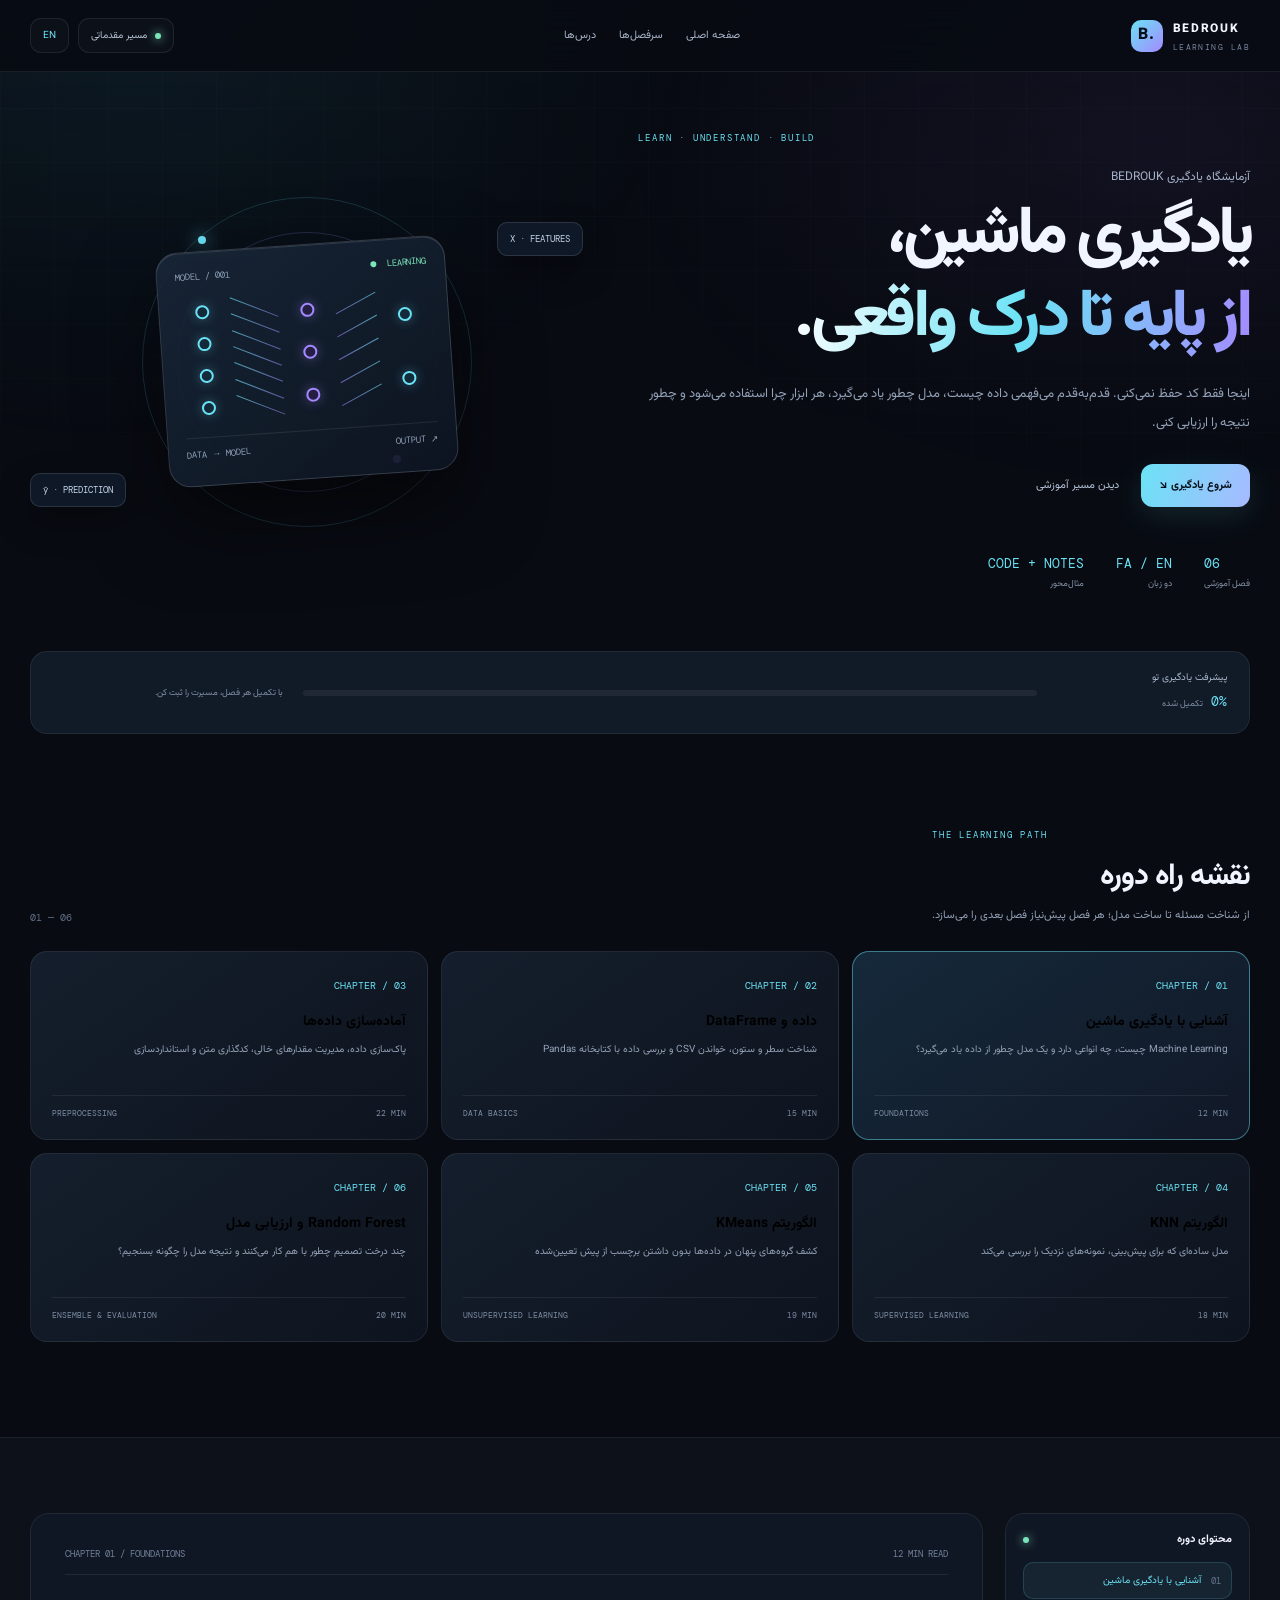
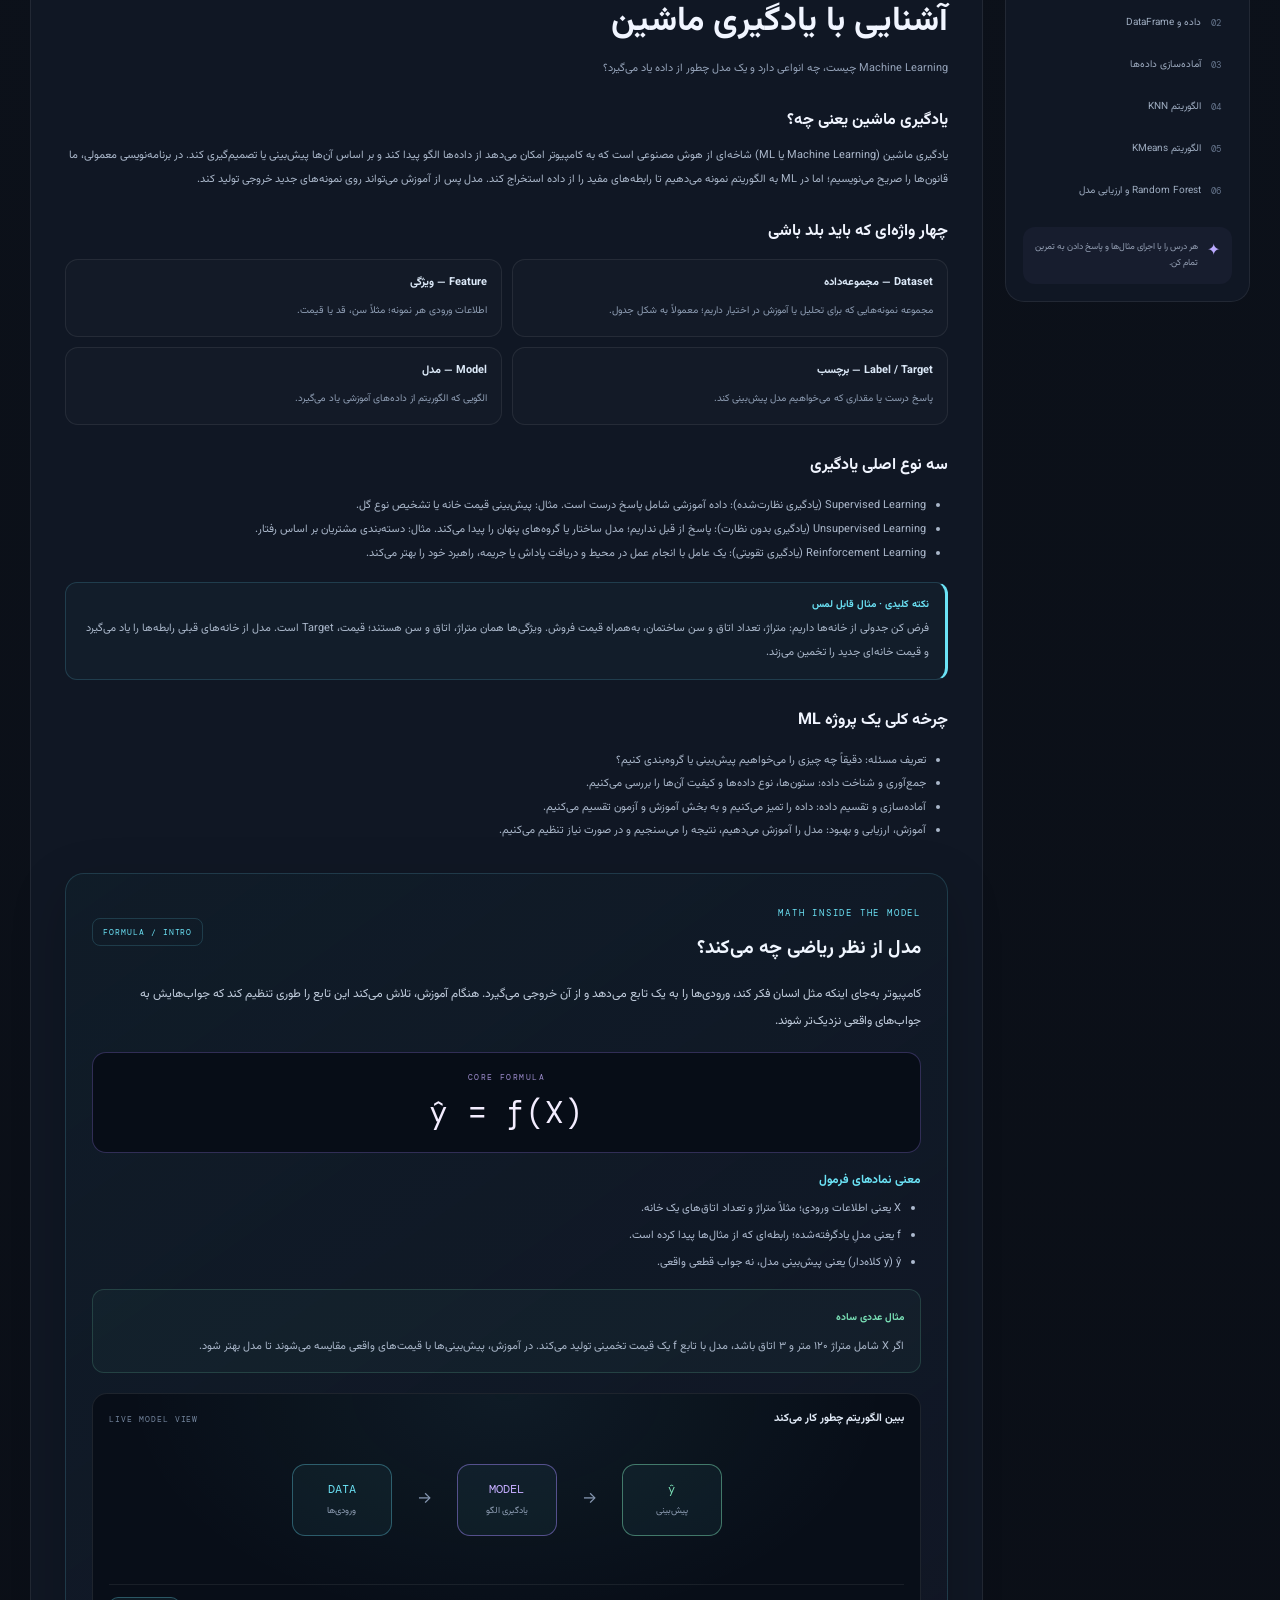
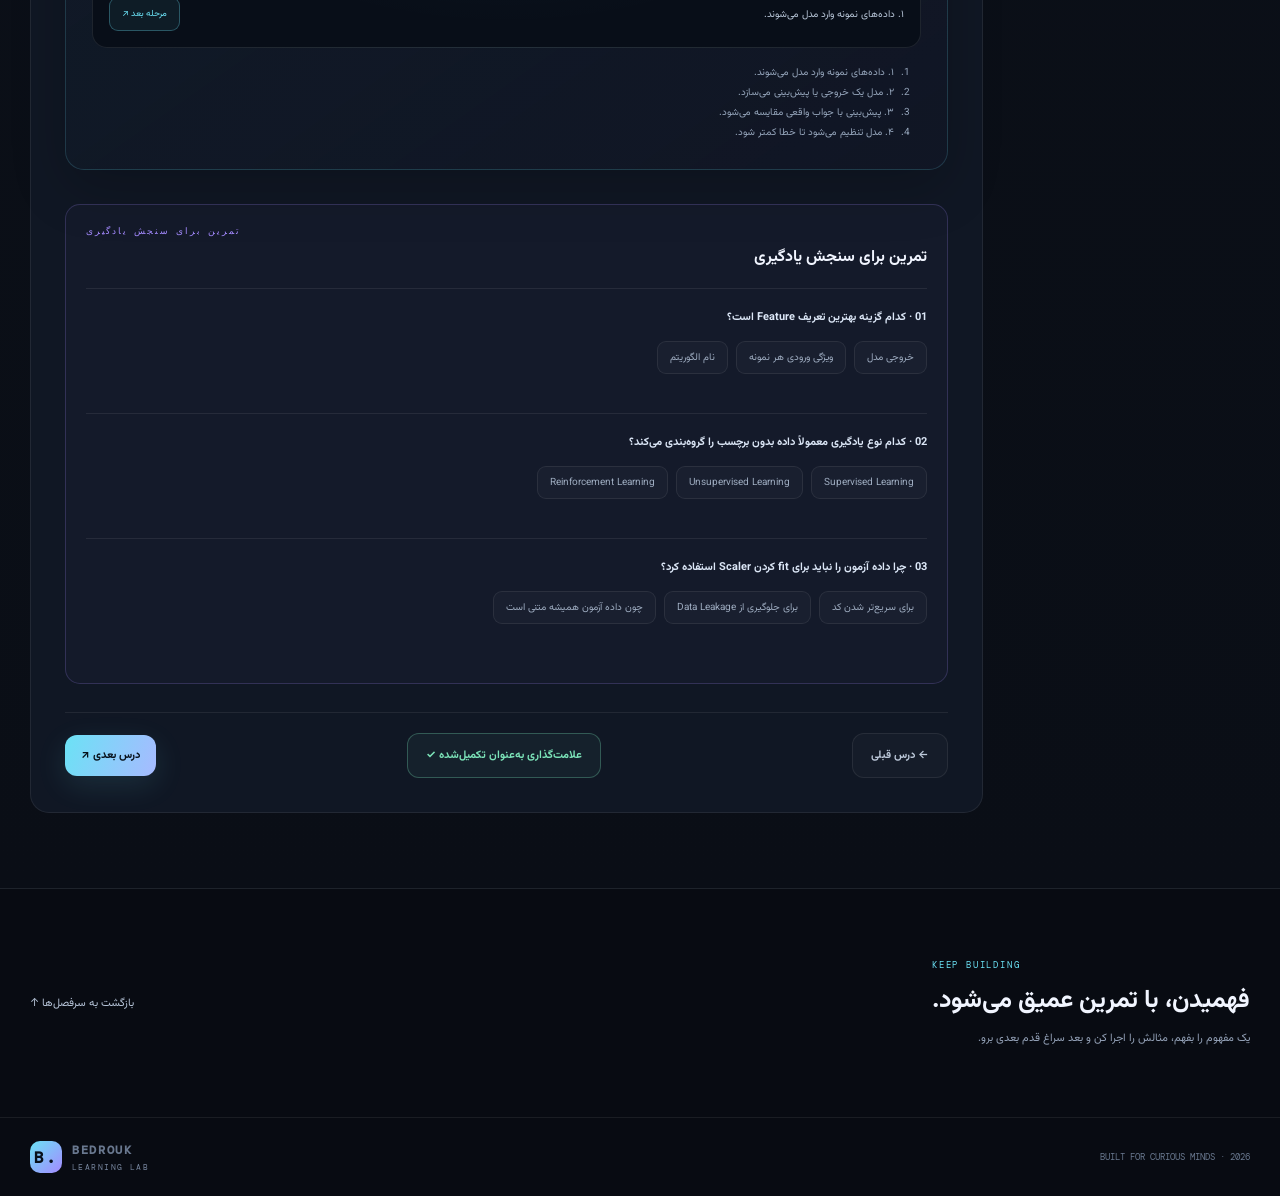
<file: academy.html>
<!doctype html>
<html lang="fa" dir="rtl">
<head>
<meta charset="utf-8"><meta name="viewport" content="width=device-width,initial-scale=1">
<meta name="theme-color" content="#080b12">
<meta name="description" content="آکادمی Bedrouk؛ آموزش تعاملی و دوزبانه یادگیری ماشین از مبانی تا آماده‌سازی داده، الگوریتم‌ها، آموزش و ارزیابی مدل.">
<meta name="robots" content="index,follow">
<link rel="canonical" href="https://bedrouk1.github.io/Bedrouk/academy.html">
<meta property="og:type" content="website">
<meta property="og:site_name" content="Bedrouk">
<meta property="og:locale" content="fa_IR">
<meta property="og:title" content="Bedrouk Learning Lab | آموزش Machine Learning">
<meta property="og:description" content="آموزش تعاملی و دوزبانه یادگیری ماشین از پایه تا ارزیابی مدل.">
<meta property="og:url" content="https://bedrouk1.github.io/Bedrouk/academy.html">
<title>Bedrouk Learning Lab | آموزش یادگیری ماشین</title>
<link rel="preconnect" href="https://fonts.googleapis.com"><link rel="preconnect" href="https://fonts.gstatic.com" crossorigin>
<link href="https://fonts.googleapis.com/css2?family=DM+Mono:wght@400;500&family=Inter:wght@400;500;600;700;800&family=Vazirmatn:wght@400;500;600;700;800&display=swap" rel="stylesheet">
<link rel="stylesheet" href="academy.css">
</head>
<body>
<div class="ambient"></div><header class="topbar"><a class="brand" href="index.html"><span class="brand-mark">B.</span><span>BEDROUK <small>LEARNING LAB</small></span></a><nav><a href="index.html" data-i18n="home">صفحه اصلی</a><a href="#curriculum" data-i18n="curriculum">سرفصل‌ها</a><a href="#lesson" data-i18n="lessons">درس‌ها</a></nav><div class="top-actions"><span class="level-pill"><i></i><span data-i18n="beginner">مسیر مقدماتی</span></span><button id="languageBtn" class="language-btn">EN</button></div></header>
<main>
<section class="hero wrap"><div class="hero-copy"><div class="eyebrow">LEARN · UNDERSTAND · BUILD</div><p class="hero-kicker" data-i18n="heroKicker">آزمایشگاه یادگیری BEDROUK</p><h1 data-i18n="heroTitle">یادگیری ماشین،<br><em>از پایه تا درک واقعی.</em></h1><p class="hero-desc" data-i18n="heroDesc">اینجا فقط کد حفظ نمی‌کنی. قدم‌به‌قدم می‌فهمی داده چیست، مدل چطور یاد می‌گیرد، هر ابزار چرا استفاده می‌شود و چطور نتیجه را ارزیابی کنی.</p><div class="hero-actions"><a class="primary-btn" href="#lesson" data-i18n="startLearning">شروع یادگیری ↘</a><a class="text-btn" href="#curriculum" data-i18n="viewPath">دیدن مسیر آموزشی</a></div><div class="hero-stats"><div><strong>06</strong><span data-i18n="chapters">فصل آموزشی</span></div><div><strong>FA / EN</strong><span data-i18n="languages">دو زبان</span></div><div><strong>CODE + NOTES</strong><span data-i18n="practice">مثال‌محور</span></div></div></div><div class="hero-visual"><div class="visual-grid"></div><div class="orbit orbit-a"></div><div class="orbit orbit-b"></div><div class="data-card"><div class="data-head"><span>MODEL / 001</span><span class="live"><i></i> LEARNING</span></div><div class="network"><div class="node-col"><i></i><i></i><i></i><i></i></div><div class="connections"><b></b><b></b><b></b><b></b><b></b><b></b><b></b></div><div class="node-col middle"><i></i><i></i><i></i></div><div class="connections second"><b></b><b></b><b></b><b></b><b></b></div><div class="node-col"><i></i><i></i></div></div><div class="data-foot"><span>DATA → MODEL</span><span>OUTPUT ↗</span></div></div><div class="float-label label-top">X · FEATURES</div><div class="float-label label-bottom">ŷ · PREDICTION</div></div></section>
<section class="progress-wrap wrap"><div class="progress-card"><div><span class="progress-label" data-i18n="yourProgress">پیشرفت یادگیری تو</span><strong id="progressText">0% <small>تکمیل شده</small></strong></div><div class="progress-track"><span id="progressBar"></span></div><span class="progress-caption" data-i18n="progressHint">با تکمیل هر فصل، مسیرت را ثبت کن.</span></div></section>
<section class="section wrap" id="curriculum"><div class="section-heading"><div><div class="eyebrow">THE LEARNING PATH</div><h2 data-i18n="curriculumTitle">نقشه راه دوره</h2><p data-i18n="curriculumDesc">از شناخت مسئله تا ساخت مدل؛ هر فصل پیش‌نیاز فصل بعدی را می‌سازد.</p></div><span class="section-count">01 — 06</span></div><div class="chapter-grid" id="chapterGrid"></div></section>
<section class="lesson-section" id="lesson"><div class="wrap lesson-layout"><aside class="lesson-sidebar"><div class="sidebar-title"><span data-i18n="courseContents">محتوای دوره</span><span class="tiny-dot"></span></div><div id="lessonNav" class="lesson-nav-list"></div><div class="sidebar-note"><span>✦</span><p data-i18n="sidebarTip">هر درس را با اجرای مثال‌ها و پاسخ دادن به تمرین تمام کن.</p></div></aside><article class="lesson-main"><div class="lesson-topline"><span id="lessonNumber">CHAPTER 01</span><span id="lessonDuration">12 MIN READ</span></div><div id="lessonContent"></div><div class="lesson-controls"><button id="prevLesson" class="secondary-btn">← <span data-i18n="previous">درس قبلی</span></button><button id="completeLesson" class="complete-btn"><span data-i18n="markComplete">علامت‌گذاری به‌عنوان تکمیل‌شده</span> ✓</button><button id="nextLesson" class="primary-btn"><span data-i18n="next">درس بعدی</span> ↗</button></div></article></div></section>
<section class="wrap final-cta"><div><div class="eyebrow">KEEP BUILDING</div><h2 data-i18n="finalTitle">فهمیدن، با تمرین عمیق می‌شود.</h2><p data-i18n="finalDesc">یک مفهوم را بفهم، مثالش را اجرا کن و بعد سراغ قدم بعدی برو.</p></div><a href="#curriculum" class="text-btn" data-i18n="backToPath">بازگشت به سرفصل‌ها ↑</a></section>
</main><footer><a class="brand" href="index.html"><span class="brand-mark">B.</span><span>BEDROUK <small>LEARNING LAB</small></span></a><span>BUILT FOR CURIOUS MINDS · 2026</span></footer>
<script src="academy.js"></script></body></html>
</file>
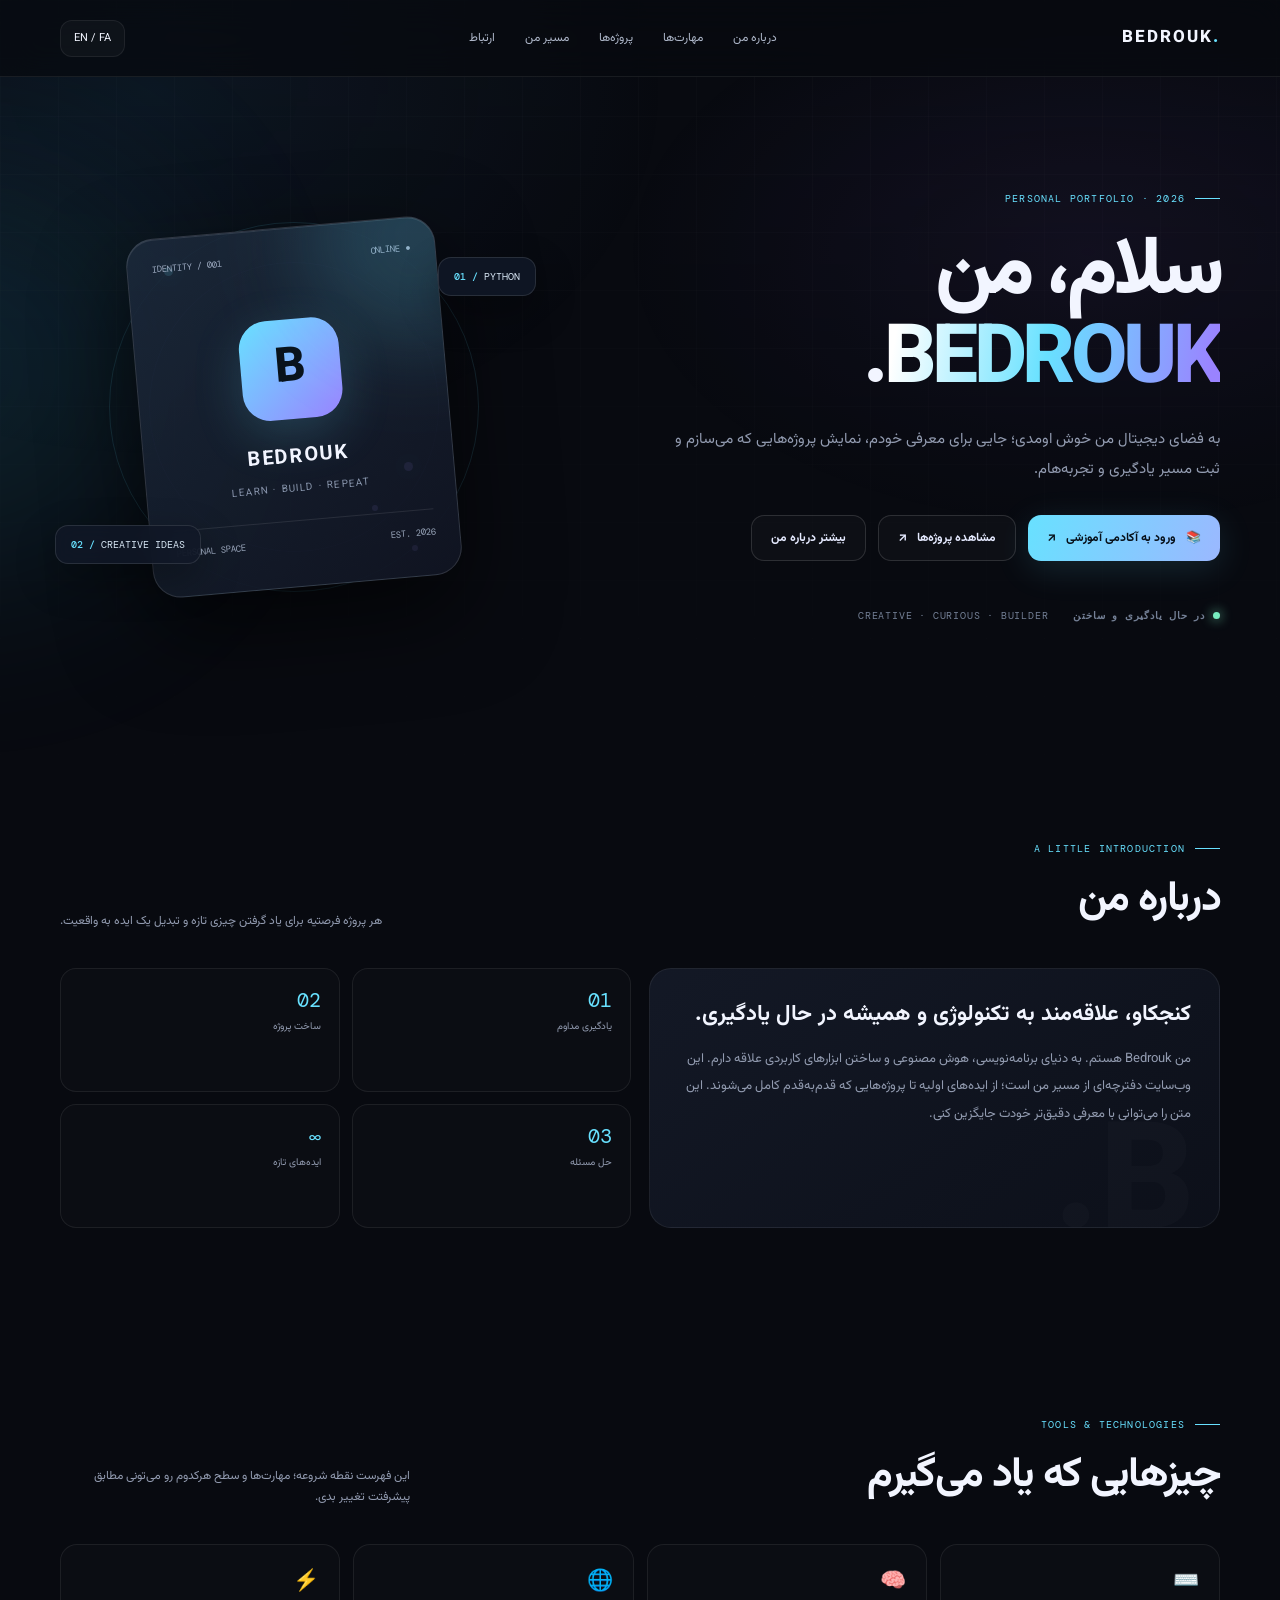
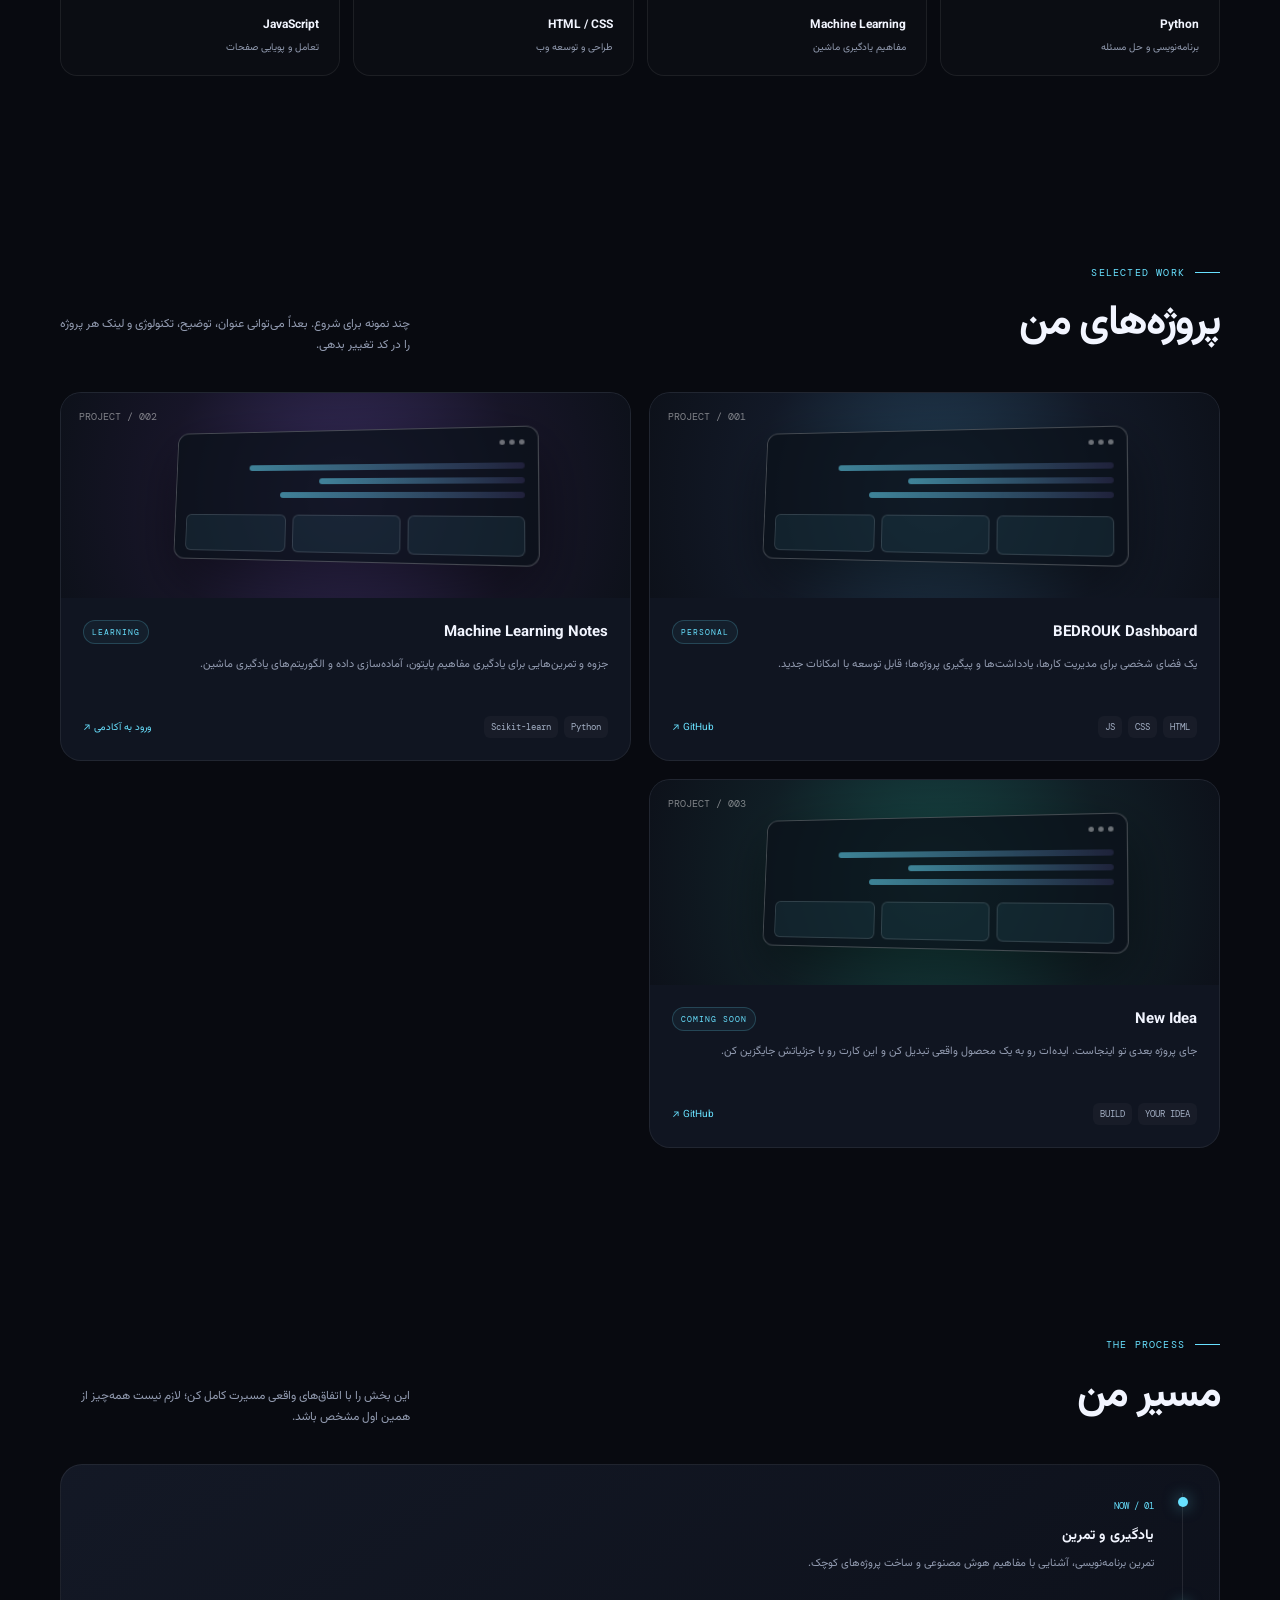
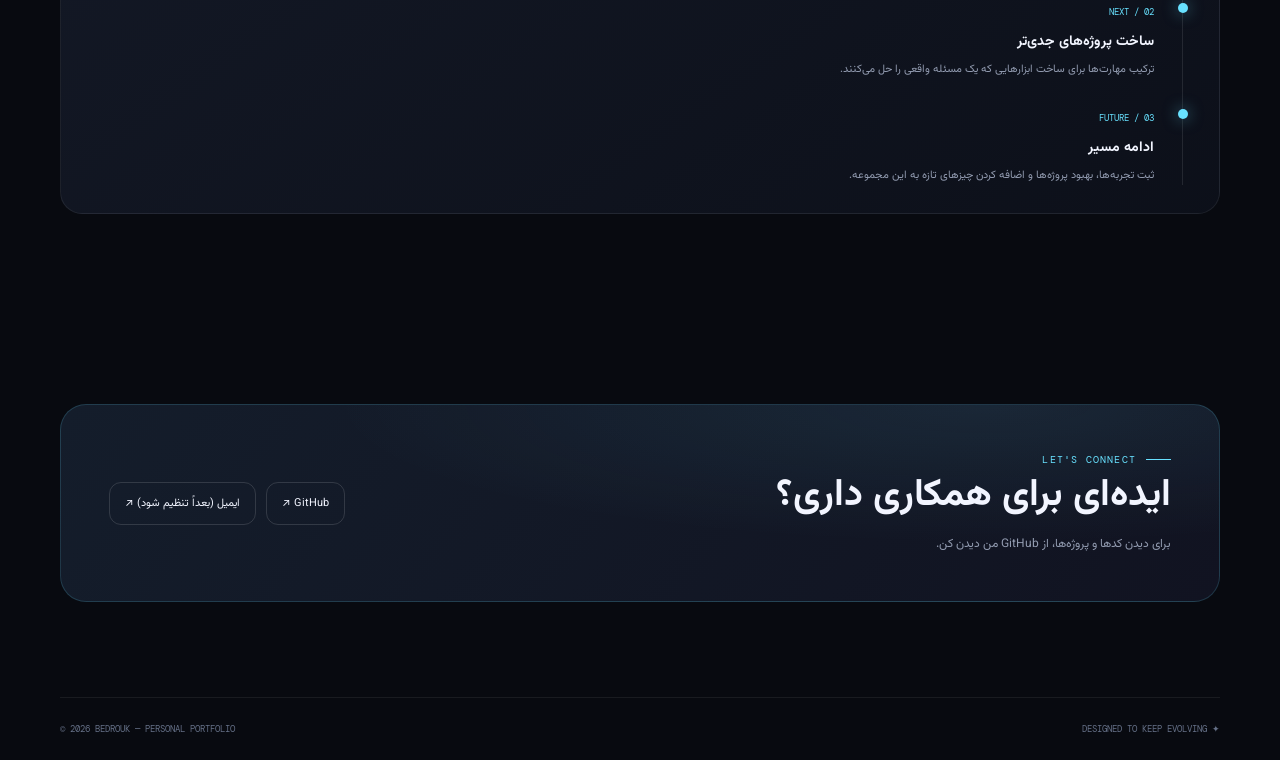
<file: bedrouk-one-file.html>
<!doctype html>
<html lang="fa" dir="rtl">
<head>
<meta charset="utf-8">
<meta name="viewport" content="width=device-width,initial-scale=1">
<meta name="theme-color" content="#080a10">
<meta name="description" content="BEDROUK — Personal portfolio, projects, skills and ideas.">
<title>BEDROUK — Personal Portfolio</title>
<link rel="preconnect" href="https://fonts.googleapis.com">
<link rel="preconnect" href="https://fonts.gstatic.com" crossorigin>
<link href="https://fonts.googleapis.com/css2?family=DM+Mono:wght@400;500&family=Inter:wght@400;500;600;700;800&family=Vazirmatn:wght@400;500;600;700;800&display=swap" rel="stylesheet">
<style>
:root{--bg:#080a10;--surface:#10141f;--surface2:#141a27;--line:#ffffff12;--text:#f2f5ff;--muted:#929bb0;--cyan:#68e1ff;--violet:#9a83ff;--green:#77edc0;--max:1160px;--radius:22px}
*{box-sizing:border-box}html{scroll-behavior:smooth;scroll-padding-top:90px}body{margin:0;background:var(--bg);color:var(--text);font-family:Inter,Vazirmatn,sans-serif;overflow-x:hidden}body[dir=rtl]{font-family:Vazirmatn,Inter,sans-serif}a{color:inherit;text-decoration:none}button{font:inherit;cursor:pointer}.ambient{position:fixed;inset:0;pointer-events:none;z-index:-2;background:radial-gradient(ellipse at 12% 10%,#234e7133,transparent 32%),radial-gradient(ellipse at 85% 28%,#6541a522,transparent 30%),linear-gradient(#ffffff04 1px,transparent 1px),linear-gradient(90deg,#ffffff04 1px,transparent 1px);background-size:auto,auto,58px 58px,58px 58px;mask-image:linear-gradient(to bottom,#000 0%,#0008 55%,transparent 100%)}.glow{position:fixed;width:380px;height:380px;border-radius:50%;filter:blur(120px);opacity:.14;pointer-events:none;z-index:-1;background:#37c9f5;top:20%;left:-230px}.wrap{width:min(var(--max),calc(100% - 48px));margin:auto}.mono,.eyebrow,.nav-index,.tag{font-family:"DM Mono",monospace;letter-spacing:.12em}.topbar{position:sticky;top:0;z-index:20;border-bottom:1px solid var(--line);background:#080a10bd;backdrop-filter:blur(18px)}.nav-wrap{height:76px;display:flex;align-items:center;justify-content:space-between}.logo{font-weight:800;letter-spacing:.12em;font-size:17px;direction:ltr}.logo span{color:var(--cyan)}.nav-links{display:flex;align-items:center;gap:30px}.nav-links a{font-size:12px;color:#aeb7c9;transition:.2s}.nav-links a:hover{color:var(--cyan)}.nav-actions{display:flex;gap:9px;align-items:center}.lang-btn,.menu-btn{border:1px solid var(--line);background:#ffffff08;color:var(--text);border-radius:12px;padding:9px 13px;font-size:11px}.menu-btn{display:none}.hero{min-height:670px;display:grid;grid-template-columns:1.15fr .85fr;align-items:center;gap:60px;padding:90px 0 100px}.eyebrow{font-size:10px;color:var(--cyan);display:flex;align-items:center;gap:10px}.eyebrow:before{content:"";width:25px;height:1px;background:var(--cyan)}.hero h1{font-size:clamp(44px,7vw,82px);line-height:1.08;letter-spacing:-.055em;margin:24px 0 18px;font-weight:800}.hero h1 .gradient{background:linear-gradient(100deg,#fff 5%,var(--cyan) 48%,var(--violet) 95%);-webkit-background-clip:text;background-clip:text;color:transparent}.hero-copy{max-width:560px;color:var(--muted);font-size:15px;line-height:2}.hero-buttons{display:flex;gap:12px;flex-wrap:wrap;margin-top:30px}.btn{display:inline-flex;align-items:center;justify-content:center;gap:10px;border-radius:13px;padding:13px 19px;font-size:12px;font-weight:700;transition:transform .25s,border-color .25s}.btn:hover{transform:translateY(-3px)}.academy-entry{background:linear-gradient(110deg,#9a83ff,#68e1ff);box-shadow:0 8px 35px #9a83ff30}.btn-primary{color:#071019;background:linear-gradient(110deg,var(--cyan),#9bb8ff);box-shadow:0 8px 35px #68e1ff22}.btn-ghost{border:1px solid #ffffff22;background:#ffffff06;color:#e5eaff}.hero-meta{display:flex;gap:25px;margin-top:48px;color:#748096;font:10px "DM Mono",monospace;letter-spacing:.08em}.hero-meta span{display:flex;align-items:center;gap:8px}.live-dot{width:7px;height:7px;background:var(--green);border-radius:50%;box-shadow:0 0 12px var(--green)}.visual{position:relative;min-height:430px;display:grid;place-items:center}.orbit{position:absolute;width:370px;height:370px;border:1px solid #68e1ff22;border-radius:50%;animation:spin 32s linear infinite}.orbit:before,.orbit:after{content:"";position:absolute;width:9px;height:9px;border-radius:50%;background:var(--cyan);box-shadow:0 0 20px var(--cyan);top:44px;left:54px}.orbit:after{width:6px;height:6px;background:var(--violet);box-shadow:0 0 18px var(--violet);top:auto;left:auto;bottom:40px;right:60px}.orbit.two{width:290px;height:290px;border-color:#9a83ff25;animation-direction:reverse;animation-duration:24s}.orbit.two:before{background:var(--violet);top:auto;left:auto;right:25px;bottom:80px}.core-card{position:relative;width:min(310px,85%);aspect-ratio: .86;border-radius:28px;border:1px solid #ffffff20;background:linear-gradient(145deg,#1c2a3cdd,#111522ee);box-shadow:0 35px 90px #0009,inset 0 1px #ffffff1b;padding:24px;overflow:hidden;transform:rotate(-5deg);animation:float 6s ease-in-out infinite}.core-card:before{content:"";position:absolute;width:220px;height:220px;right:-90px;top:-90px;background:#68e1ff2b;filter:blur(45px);border-radius:50%}.card-top{display:flex;justify-content:space-between;color:#9daac0;font:9px "DM Mono",monospace;direction:ltr}.avatar-mark{width:100px;height:100px;border-radius:28px;margin:55px auto 22px;display:grid;place-items:center;font-size:48px;font-weight:800;color:#08111a;background:linear-gradient(135deg,var(--cyan),var(--violet));box-shadow:0 15px 50px #68e1ff30}.core-card h3{text-align:center;font-size:20px;letter-spacing:.08em;margin:0}.core-card p{text-align:center;color:#8996ad;font-size:10px;margin:8px 0 24px;letter-spacing:.12em}.card-line{height:1px;background:#ffffff18;margin:0 0 16px}.card-bottom{display:flex;justify-content:space-between;color:#9ba8bd;font:9px "DM Mono",monospace;direction:ltr}.float-chip{position:absolute;padding:12px 15px;border:1px solid #ffffff1c;background:#111827dd;backdrop-filter:blur(12px);border-radius:13px;box-shadow:0 15px 40px #0005;font:10px "DM Mono",monospace;color:#d8e7f5;direction:ltr}.chip-one{top:65px;right:-8px}.chip-two{bottom:58px;left:-5px}.float-chip b{color:var(--cyan);font-weight:500}.section{padding:95px 0}.section-head{display:flex;align-items:end;justify-content:space-between;gap:20px;margin-bottom:35px}.section-head h2{font-size:clamp(28px,4vw,42px);letter-spacing:-.04em;margin:12px 0 0}.section-head p{color:var(--muted);font-size:12px;line-height:1.8;max-width:350px;margin:0}.about-grid{display:grid;grid-template-columns:1fr 1fr;gap:18px}.glass{border:1px solid var(--line);border-radius:var(--radius);background:linear-gradient(145deg,#151b29dd,#0d111bdd);padding:28px;position:relative;overflow:hidden}.about-main{min-height:260px}.about-main h3{font-size:22px;margin:0 0 14px}.about-main p{color:var(--muted);font-size:13px;line-height:2.1;max-width:570px}.about-mark{position:absolute;bottom:-40px;right:24px;font-size:150px;font-weight:800;line-height:1;color:#ffffff05;pointer-events:none}.facts{display:grid;grid-template-columns:1fr 1fr;gap:12px}.fact{padding:18px;border:1px solid var(--line);border-radius:16px;background:#ffffff04}.fact strong{display:block;font:20px "DM Mono",monospace;color:var(--cyan);direction:ltr;text-align:right}.fact span{font-size:10px;color:var(--muted)}.skills-grid{display:grid;grid-template-columns:repeat(4,1fr);gap:13px}.skill{padding:20px;border:1px solid var(--line);border-radius:17px;background:#ffffff04;transition:.25s}.skill:hover{transform:translateY(-5px);border-color:#68e1ff55;background:#68e1ff08}.skill-icon{font-size:21px;margin-bottom:18px}.skill strong{font-size:12px;display:block}.skill small{display:block;color:var(--muted);font-size:10px;margin-top:6px}.projects-grid{display:grid;grid-template-columns:repeat(2,1fr);gap:18px}.project-card{border:1px solid var(--line);border-radius:21px;overflow:hidden;background:#101521;transition:.3s}.project-card:hover{transform:translateY(-6px);border-color:#68e1ff55;box-shadow:0 20px 50px #0004}.project-art{height:205px;position:relative;overflow:hidden;display:grid;place-items:center;background:radial-gradient(circle at 50% 50%,#24435b,#121927 60%,#0d111a)}.project-art.purple{background:radial-gradient(circle at 50% 50%,#3a2e62,#171528 60%,#0d111a)}.project-art.green{background:radial-gradient(circle at 50% 50%,#174e4a,#101e25 60%,#0d111a)}.art-window{width:65%;height:65%;border:1px solid #ffffff3b;border-radius:12px;background:#0b111acc;box-shadow:0 20px 55px #0007;transform:perspective(600px) rotateY(-12deg) rotateX(5deg);padding:12px}.art-dots{display:flex;gap:4px}.art-dots i{width:5px;height:5px;border-radius:50%;background:#ffffff66}.art-lines{display:grid;gap:8px;margin-top:17px}.art-lines i{height:6px;border-radius:8px;background:linear-gradient(90deg,#68e1ff88,#9a83ff22);width:80%}.art-lines i:nth-child(2){width:58%}.art-lines i:nth-child(3){width:70%}.art-boxes{display:flex;gap:7px;margin-top:17px}.art-boxes i{height:38px;flex:1;border:1px solid #ffffff22;border-radius:6px;background:#68e1ff12}.project-number{position:absolute;top:17px;left:18px;color:#ffffff77;font:10px "DM Mono",monospace}.project-body{padding:22px}.project-top{display:flex;justify-content:space-between;align-items:center;gap:12px}.project-top h3{font-size:15px;margin:0}.tag{font-size:8px;color:var(--cyan);border:1px solid #68e1ff33;background:#68e1ff0d;padding:6px 8px;border-radius:30px;white-space:nowrap}.project-body p{font-size:11px;color:var(--muted);line-height:1.9;min-height:43px}.project-foot{display:flex;justify-content:space-between;align-items:center;margin-top:18px}.techs{display:flex;gap:6px;flex-wrap:wrap}.techs span{font:9px "DM Mono",monospace;color:#a4b0c5;background:#ffffff08;border-radius:6px;padding:5px 7px}.project-link{color:var(--cyan);font-size:10px}.timeline{border-left:1px solid #ffffff18;margin-left:8px;padding-left:28px;display:grid;gap:25px}.timeline-item{position:relative}.timeline-item:before{content:"";position:absolute;left:-34px;top:4px;width:10px;height:10px;border-radius:50%;background:var(--cyan);box-shadow:0 0 15px #68e1ff88}.timeline-item small{font:9px "DM Mono",monospace;color:var(--cyan)}.timeline-item h3{font-size:14px;margin:7px 0}.timeline-item p{font-size:11px;color:var(--muted);margin:0;line-height:1.8}.contact-box{border:1px solid #68e1ff2b;border-radius:26px;padding:48px;background:radial-gradient(ellipse at 80% 0%,#68e1ff16,transparent 50%),linear-gradient(130deg,#141d2b,#111321);display:flex;align-items:center;justify-content:space-between;gap:25px}.contact-box h2{font-size:clamp(25px,4vw,38px);margin:0 0 10px}.contact-box p{font-size:12px;color:var(--muted);margin:0}.contact-links{display:flex;gap:10px;flex-wrap:wrap}.contact-links a{border:1px solid #ffffff22;border-radius:12px;padding:12px 15px;font-size:11px;transition:.2s}.contact-links a:hover{border-color:var(--cyan);color:var(--cyan)}footer{border-top:1px solid var(--line);padding:25px 0;color:#657087;font:9px "DM Mono",monospace;display:flex;justify-content:space-between;gap:15px;direction:ltr}.reveal{opacity:0;transform:translateY(22px);transition:opacity .7s,transform .7s}.reveal.visible{opacity:1;transform:translateY(0)}@keyframes spin{to{transform:rotate(360deg)}}@keyframes float{0%,100%{transform:translateY(0) rotate(-5deg)}50%{transform:translateY(-13px) rotate(-3deg)}}
body[dir=rtl] .section-head,body[dir=rtl] .contact-box{direction:rtl}body[dir=rtl] .timeline{border-left:0;border-right:1px solid #ffffff18;margin-left:0;margin-right:8px;padding-left:0;padding-right:28px}body[dir=rtl] .timeline-item:before{left:auto;right:-34px}body[dir=rtl] .facts strong{text-align:right}
@media(max-width:850px){.hero{grid-template-columns:1fr;gap:20px;padding:75px 0}.hero-copy{max-width:650px}.visual{min-height:390px}.skills-grid{grid-template-columns:repeat(2,1fr)}.contact-box{align-items:flex-start;flex-direction:column}.section{padding:70px 0}}
@media(max-width:620px){.wrap{width:min(var(--max),calc(100% - 32px))}.nav-wrap{height:66px}.menu-btn{display:block}.nav-links{display:none;position:absolute;top:65px;left:16px;right:16px;padding:17px;border:1px solid var(--line);border-radius:15px;background:#101521;flex-direction:column;align-items:stretch;gap:16px}.nav-links.open{display:flex}.nav-links a{padding:4px}.hero{min-height:auto;padding:70px 0 60px}.hero h1{font-size:49px}.hero-copy{font-size:13px}.hero-meta{gap:13px;flex-wrap:wrap;margin-top:35px}.visual{min-height:340px}.orbit{width:300px;height:300px}.orbit.two{width:235px;height:235px}.core-card{width:245px}.avatar-mark{margin-top:40px;width:82px;height:82px}.chip-one{right:0;top:40px}.chip-two{left:0;bottom:35px}.section-head{display:block}.section-head p{margin-top:12px}.about-grid,.projects-grid{grid-template-columns:1fr}.skills-grid{gap:9px}.skill{padding:15px}.project-art{height:175px}.contact-box{padding:30px 23px}footer{flex-direction:column;align-items:center;text-align:center}}
@media(prefers-reduced-motion:reduce){*,*:before,*:after{scroll-behavior:auto!important;animation-duration:.01ms!important;transition-duration:.01ms!important}}
</style>
</head>
<body dir="rtl">
<div id="portfolioRoot">
<div class="ambient"></div><div class="glow"></div>
<header class="topbar"><div class="wrap nav-wrap">
<a class="logo" href="#home">BEDROUK<span>.</span></a>
<nav class="nav-links" id="navLinks"><a href="#about" data-i18n="navAbout">درباره من</a><a href="#skills" data-i18n="navSkills">مهارت‌ها</a><a href="#projects" data-i18n="navProjects">پروژه‌ها</a><a href="#journey" data-i18n="navJourney">مسیر من</a><a href="#contact" data-i18n="navContact">ارتباط</a></nav>
<div class="nav-actions"><button class="lang-btn" id="langToggle" aria-label="Change language">EN / FA</button><button class="menu-btn" id="menuBtn" aria-label="Open menu">☰</button></div>
</div></header>
<main>
<section class="wrap hero" id="home">
<div class="hero-content">
<div class="eyebrow" data-i18n="heroEyebrow">PERSONAL PORTFOLIO · 2026</div>
<h1><span data-i18n="heroHello">سلام، من</span><br><span class="gradient">BEDROUK</span><span data-i18n="heroDot">.</span></h1>
<p class="hero-copy" data-i18n="heroCopy">به فضای دیجیتال من خوش اومدی؛ جایی برای معرفی خودم، نمایش پروژه‌هایی که می‌سازم و ثبت مسیر یادگیری و تجربه‌هام.</p>
<div class="hero-buttons"><a class="btn btn-primary academy-entry" href="#academy" data-open-academy><span>📚</span><span data-i18n="heroAcademy">ورود به آکادمی آموزشی</span> ↗</a><a class="btn btn-ghost" href="#projects"><span data-i18n="heroCta">مشاهده پروژه‌ها</span> ↗</a><a class="btn btn-ghost" href="#about" data-i18n="heroMore">بیشتر درباره من</a></div>
<div class="hero-meta"><span><i class="live-dot"></i><b data-i18n="metaStatus">در حال یادگیری و ساختن</b></span><span>CREATIVE · CURIOUS · BUILDER</span></div>
</div>
<div class="visual" aria-label="BEDROUK profile illustration"><div class="orbit"></div><div class="orbit two"></div><div class="core-card"><div class="card-top"><span>IDENTITY / 001</span><span>ONLINE ●</span></div><div class="avatar-mark">B</div><h3>BEDROUK</h3><p>LEARN · BUILD · REPEAT</p><div class="card-line"></div><div class="card-bottom"><span>PERSONAL SPACE</span><span>EST. 2026</span></div></div><div class="float-chip chip-one"><b>01 /</b> PYTHON</div><div class="float-chip chip-two"><b>02 /</b> CREATIVE IDEAS</div></div>
</section>
<section class="section wrap" id="about"><div class="section-head reveal"><div><div class="eyebrow" data-i18n="aboutEyebrow">A LITTLE INTRODUCTION</div><h2 data-i18n="aboutTitle">درباره من</h2></div><p data-i18n="aboutLead">هر پروژه فرصتیه برای یاد گرفتن چیزی تازه و تبدیل یک ایده به واقعیت.</p></div>
<div class="about-grid"><article class="glass about-main reveal"><h3 data-i18n="aboutCardTitle">کنجکاو، علاقه‌مند به تکنولوژی و همیشه در حال یادگیری.</h3><p data-i18n="aboutText">من Bedrouk هستم. به دنیای برنامه‌نویسی، هوش مصنوعی و ساختن ابزارهای کاربردی علاقه دارم. این وب‌سایت دفترچه‌ای از مسیر من است؛ از ایده‌های اولیه تا پروژه‌هایی که قدم‌به‌قدم کامل می‌شوند. این متن را می‌توانی با معرفی دقیق‌تر خودت جایگزین کنی.</p><div class="about-mark">B.</div></article>
<div class="facts reveal"><div class="fact"><strong>01</strong><span data-i18n="factOne">یادگیری مداوم</span></div><div class="fact"><strong>02</strong><span data-i18n="factTwo">ساخت پروژه</span></div><div class="fact"><strong>03</strong><span data-i18n="factThree">حل مسئله</span></div><div class="fact"><strong>∞</strong><span data-i18n="factFour">ایده‌های تازه</span></div></div></div>
</section>
<section class="section wrap" id="skills"><div class="section-head reveal"><div><div class="eyebrow">TOOLS & TECHNOLOGIES</div><h2 data-i18n="skillsTitle">چیزهایی که یاد می‌گیرم</h2></div><p data-i18n="skillsLead">این فهرست نقطه شروعه؛ مهارت‌ها و سطح هرکدوم رو می‌تونی مطابق پیشرفتت تغییر بدی.</p></div>
<div class="skills-grid">
<div class="skill reveal"><div class="skill-icon">⌨️</div><strong>Python</strong><small data-i18n="skillPython">برنامه‌نویسی و حل مسئله</small></div>
<div class="skill reveal"><div class="skill-icon">🧠</div><strong>Machine Learning</strong><small data-i18n="skillML">مفاهیم یادگیری ماشین</small></div>
<div class="skill reveal"><div class="skill-icon">🌐</div><strong>HTML / CSS</strong><small data-i18n="skillWeb">طراحی و توسعه وب</small></div>
<div class="skill reveal"><div class="skill-icon">⚡</div><strong>JavaScript</strong><small data-i18n="skillJS">تعامل و پویایی صفحات</small></div>
</div></section>
<section class="section wrap" id="projects"><div class="section-head reveal"><div><div class="eyebrow">SELECTED WORK</div><h2 data-i18n="projectsTitle">پروژه‌های من</h2></div><p data-i18n="projectsLead">چند نمونه برای شروع. بعداً می‌توانی عنوان، توضیح، تکنولوژی و لینک هر پروژه را در کد تغییر بدهی.</p></div>
<div class="projects-grid">
<article class="project-card reveal"><div class="project-art"><span class="project-number">PROJECT / 001</span><div class="art-window"><div class="art-dots"><i></i><i></i><i></i></div><div class="art-lines"><i></i><i></i><i></i></div><div class="art-boxes"><i></i><i></i><i></i></div></div></div><div class="project-body"><div class="project-top"><h3>BEDROUK Dashboard</h3><span class="tag" data-i18n="statusConcept">PERSONAL</span></div><p data-i18n="projectOneDesc">یک فضای شخصی برای مدیریت کارها، یادداشت‌ها و پیگیری پروژه‌ها؛ قابل توسعه با امکانات جدید.</p><div class="project-foot"><div class="techs"><span>HTML</span><span>CSS</span><span>JS</span></div><a class="project-link" href="https://github.com/Bedrouk1/Bedrouk" target="_blank" rel="noreferrer">GitHub ↗</a></div></div></article>
<article class="project-card reveal"><div class="project-art purple"><span class="project-number">PROJECT / 002</span><div class="art-window"><div class="art-dots"><i></i><i></i><i></i></div><div class="art-lines"><i></i><i></i><i></i></div><div class="art-boxes"><i></i><i></i><i></i></div></div></div><div class="project-body"><div class="project-top"><h3>Machine Learning Notes</h3><span class="tag" data-i18n="statusLearning">LEARNING</span></div><p data-i18n="projectTwoDesc">جزوه و تمرین‌هایی برای یادگیری مفاهیم پایتون، آماده‌سازی داده و الگوریتم‌های یادگیری ماشین.</p><div class="project-foot"><div class="techs"><span>Python</span><span>Scikit-learn</span></div><a class="project-link" href="#academy" data-open-academy data-i18n="openAcademy">ورود به آکادمی ↗</a></div></div></article>
<article class="project-card reveal"><div class="project-art green"><span class="project-number">PROJECT / 003</span><div class="art-window"><div class="art-dots"><i></i><i></i><i></i></div><div class="art-lines"><i></i><i></i><i></i></div><div class="art-boxes"><i></i><i></i><i></i></div></div></div><div class="project-body"><div class="project-top"><h3>New Idea</h3><span class="tag" data-i18n="statusSoon">COMING SOON</span></div><p data-i18n="projectThreeDesc">جای پروژه بعدی تو اینجاست. ایده‌ات رو به یک محصول واقعی تبدیل کن و این کارت رو با جزئیاتش جایگزین کن.</p><div class="project-foot"><div class="techs"><span>YOUR IDEA</span><span>BUILD</span></div><a class="project-link" href="https://github.com/Bedrouk1" target="_blank" rel="noreferrer">GitHub ↗</a></div></div></article>
</div></section>
<section class="section wrap" id="journey"><div class="section-head reveal"><div><div class="eyebrow">THE PROCESS</div><h2 data-i18n="journeyTitle">مسیر من</h2></div><p data-i18n="journeyLead">این بخش را با اتفاق‌های واقعی مسیرت کامل کن؛ لازم نیست همه‌چیز از همین اول مشخص باشد.</p></div>
<div class="glass reveal"><div class="timeline"><div class="timeline-item"><small>NOW / 01</small><h3 data-i18n="journeyOneTitle">یادگیری و تمرین</h3><p data-i18n="journeyOneDesc">تمرین برنامه‌نویسی، آشنایی با مفاهیم هوش مصنوعی و ساخت پروژه‌های کوچک.</p></div><div class="timeline-item"><small>NEXT / 02</small><h3 data-i18n="journeyTwoTitle">ساخت پروژه‌های جدی‌تر</h3><p data-i18n="journeyTwoDesc">ترکیب مهارت‌ها برای ساخت ابزارهایی که یک مسئله واقعی را حل می‌کنند.</p></div><div class="timeline-item"><small>FUTURE / 03</small><h3 data-i18n="journeyThreeTitle">ادامه مسیر</h3><p data-i18n="journeyThreeDesc">ثبت تجربه‌ها، بهبود پروژه‌ها و اضافه کردن چیزهای تازه به این مجموعه.</p></div></div></div>
</section>
<section class="section wrap" id="contact"><div class="contact-box reveal"><div><div class="eyebrow" data-i18n="contactEyebrow">LET'S CONNECT</div><h2 data-i18n="contactTitle">ایده‌ای برای همکاری داری؟</h2><p data-i18n="contactText">برای دیدن کدها و پروژه‌ها، از GitHub من دیدن کن.</p></div><div class="contact-links"><a href="https://github.com/Bedrouk1" target="_blank" rel="noreferrer">GitHub ↗</a><a href="mailto:hello@example.com" id="emailLink" data-i18n="contactEmail">ایمیل (بعداً تنظیم شود) ↗</a></div></div></section>
</main>
<footer class="wrap"><span>© 2026 BEDROUK — PERSONAL PORTFOLIO</span><span>DESIGNED TO KEEP EVOLVING ✦</span></footer>
<script>
const translations={
fa:{navAbout:"درباره من",navSkills:"مهارت‌ها",navProjects:"پروژه‌ها",navJourney:"مسیر من",navContact:"ارتباط",heroEyebrow:"PERSONAL PORTFOLIO · 2026",heroHello:"سلام، من",heroDot:".",heroCopy:"به فضای دیجیتال من خوش اومدی؛ جایی برای معرفی خودم، نمایش پروژه‌هایی که می‌سازم و ثبت مسیر یادگیری و تجربه‌هام.",heroAcademy:"ورود به آکادمی آموزشی",heroCta:"مشاهده پروژه‌ها",heroMore:"بیشتر درباره من",metaStatus:"در حال یادگیری و ساختن",aboutEyebrow:"A LITTLE INTRODUCTION",aboutTitle:"درباره من",aboutLead:"هر پروژه فرصتیه برای یاد گرفتن چیزی تازه و تبدیل یک ایده به واقعیت.",aboutCardTitle:"کنجکاو، علاقه‌مند به تکنولوژی و همیشه در حال یادگیری.",aboutText:"من Bedrouk هستم. به دنیای برنامه‌نویسی، هوش مصنوعی و ساختن ابزارهای کاربردی علاقه دارم. این وب‌سایت دفترچه‌ای از مسیر من است؛ از ایده‌های اولیه تا پروژه‌هایی که قدم‌به‌قدم کامل می‌شوند. این متن را می‌توانی با معرفی دقیق‌تر خودت جایگزین کنی.",factOne:"یادگیری مداوم",factTwo:"ساخت پروژه",factThree:"حل مسئله",factFour:"ایده‌های تازه",skillsTitle:"چیزهایی که یاد می‌گیرم",skillsLead:"این فهرست نقطه شروعه؛ مهارت‌ها و سطح هرکدوم رو می‌تونی مطابق پیشرفتت تغییر بدی.",skillPython:"برنامه‌نویسی و حل مسئله",skillML:"مفاهیم یادگیری ماشین",skillWeb:"طراحی و توسعه وب",skillJS:"تعامل و پویایی صفحات",projectsTitle:"پروژه‌های من",projectsLead:"چند نمونه برای شروع. بعداً می‌توانی عنوان، توضیح، تکنولوژی و لینک هر پروژه را در کد تغییر بدهی.",statusConcept:"PERSONAL",statusLearning:"LEARNING",openAcademy:"ورود به آکادمی ↗",statusSoon:"COMING SOON",projectOneDesc:"یک فضای شخصی برای مدیریت کارها، یادداشت‌ها و پیگیری پروژه‌ها؛ قابل توسعه با امکانات جدید.",projectTwoDesc:"جزوه و تمرین‌هایی برای یادگیری مفاهیم پایتون، آماده‌سازی داده و الگوریتم‌های یادگیری ماشین.",projectThreeDesc:"جای پروژه بعدی تو اینجاست. ایده‌ات رو به یک محصول واقعی تبدیل کن و این کارت رو با جزئیاتش جایگزین کن.",journeyTitle:"مسیر من",journeyLead:"این بخش را با اتفاق‌های واقعی مسیرت کامل کن؛ لازم نیست همه‌چیز از همین اول مشخص باشد.",journeyOneTitle:"یادگیری و تمرین",journeyOneDesc:"تمرین برنامه‌نویسی، آشنایی با مفاهیم هوش مصنوعی و ساخت پروژه‌های کوچک.",journeyTwoTitle:"ساخت پروژه‌های جدی‌تر",journeyTwoDesc:"ترکیب مهارت‌ها برای ساخت ابزارهایی که یک مسئله واقعی را حل می‌کنند.",journeyThreeTitle:"ادامه مسیر",journeyThreeDesc:"ثبت تجربه‌ها، بهبود پروژه‌ها و اضافه کردن چیزهای تازه به این مجموعه.",contactEyebrow:"LET'S CONNECT",contactTitle:"ایده‌ای برای همکاری داری؟",contactText:"برای دیدن کدها و پروژه‌ها، از GitHub من دیدن کن.",contactEmail:"ایمیل (بعداً تنظیم شود) ↗"},
en:{navAbout:"About",navSkills:"Skills",navProjects:"Projects",navJourney:"Journey",navContact:"Contact",heroEyebrow:"PERSONAL PORTFOLIO · 2026",heroHello:"Hey, I'm",heroDot:".",heroCopy:"Welcome to my digital space — a place to introduce myself, showcase what I build, and document my learning journey along the way.",heroAcademy:"Enter Learning Academy",heroCta:"Explore projects",heroMore:"More about me",metaStatus:"Learning & building",aboutEyebrow:"A LITTLE INTRODUCTION",aboutTitle:"About me",aboutLead:"Every project is a chance to learn something new and turn an idea into reality.",aboutCardTitle:"Curious about technology. Always learning.",aboutText:"I'm Bedrouk. I'm interested in programming, artificial intelligence, and building useful tools. This website is a journal of my journey — from early ideas to projects that grow step by step. Replace this paragraph with a more personal introduction whenever you're ready.",factOne:"Continuous learning",factTwo:"Building projects",factThree:"Problem solving",factFour:"Fresh ideas",skillsTitle:"What I'm learning",skillsLead:"This is a starting point. Update the skills and descriptions as your experience grows.",skillPython:"Programming & problem solving",skillML:"Machine learning concepts",skillWeb:"Web design & development",skillJS:"Interactive experiences",projectsTitle:"Selected projects",projectsLead:"A few starter examples. You can edit each project's title, description, technologies and links in the source code.",statusConcept:"PERSONAL",statusLearning:"LEARNING",openAcademy:"Open Academy ↗",statusSoon:"COMING SOON",projectOneDesc:"A personal space for managing tasks, notes and projects — designed to grow with new features.",projectTwoDesc:"Notes and exercises covering Python, data preparation and machine learning algorithms.",projectThreeDesc:"Your next project belongs here. Turn an idea into something real and replace this card with its details.",journeyTitle:"My journey",journeyLead:"Fill this section with real milestones from your journey. You don't need to have everything figured out yet.",journeyOneTitle:"Learning & practice",journeyOneDesc:"Practicing programming, exploring AI concepts and building small projects.",journeyTwoTitle:"Building bigger projects",journeyTwoDesc:"Combining skills to create tools that solve real problems.",journeyThreeTitle:"Keep moving forward",journeyThreeDesc:"Documenting experiences, improving projects and adding new things to this collection.",contactEyebrow:"LET'S CONNECT",contactTitle:"Have an idea to collaborate?",contactText:"Visit my GitHub to explore my code and projects.",contactEmail:"Email (set up later) ↗"}
};
let lang="fa";
const langToggle=document.getElementById("langToggle");
function setLanguage(next){lang=next;document.documentElement.lang=next;document.documentElement.dir=next==="fa"?"rtl":"ltr";document.body.dir=next==="fa"?"rtl":"ltr";document.querySelectorAll("[data-i18n]").forEach(el=>{const key=el.dataset.i18n;if(translations[next][key])el.textContent=translations[next][key]});langToggle.textContent=next==="fa"?"EN":"FA";document.title=next==="fa"?"BEDROUK — وب‌سایت شخصی":"BEDROUK — Personal Portfolio";localStorage.setItem("bedrouk_portfolio_lang",next)}
langToggle.addEventListener("click",()=>setLanguage(lang==="fa"?"en":"fa"));
const savedLang=localStorage.getItem("bedrouk_portfolio_lang");if(savedLang==="en")setLanguage("en");
document.getElementById("menuBtn").addEventListener("click",()=>document.getElementById("navLinks").classList.toggle("open"));
document.querySelectorAll(".nav-links a").forEach(a=>a.addEventListener("click",()=>document.getElementById("navLinks").classList.remove("open")));
const observer=new IntersectionObserver(entries=>entries.forEach(entry=>{if(entry.isIntersecting){entry.target.classList.add("visible");observer.unobserve(entry.target)}}),{threshold:.12});
document.querySelectorAll(".reveal").forEach(el=>observer.observe(el));
</script>
</div>
<div id="academyOverlay" hidden style="position:fixed;inset:0;z-index:9999;background:#080b12">
<button type="button" onclick="showPortfolio()" style="position:absolute;z-index:2;top:12px;left:12px;border:1px solid #ffffff33;background:#111827;color:#fff;border-radius:10px;padding:10px 14px;font:12px sans-serif">← Back to portfolio / بازگشت</button>
<iframe id="academyFrame" title="BEDROUK Learning Academy" style="border:0;width:100%;height:100%;display:block"></iframe>
</div>
<script>
const academySource="<!doctype html>\n<html lang=\"fa\" dir=\"rtl\">\n<head>\n<meta charset=\"utf-8\"><meta name=\"viewport\" content=\"width=device-width,initial-scale=1\">\n<meta name=\"theme-color\" content=\"#080b12\"><meta name=\"description\" content=\"BEDROUK Learning Lab — interactive bilingual Machine Learning lessons.\">\n<title>BEDROUK Learning Lab — Machine Learning</title>\n<link rel=\"preconnect\" href=\"https://fonts.googleapis.com\"><link rel=\"preconnect\" href=\"https://fonts.gstatic.com\" crossorigin>\n<link href=\"https://fonts.googleapis.com/css2?family=DM+Mono:wght@400;500&family=Inter:wght@400;500;600;700;800&family=Vazirmatn:wght@400;500;600;700;800&display=swap\" rel=\"stylesheet\">\n<style>\n:root{--bg:#080b12;--panel:#101724;--panel2:#151f2e;--line:#ffffff13;--text:#f1f5ff;--muted:#94a2b8;--cyan:#6be2f5;--violet:#a48aff;--green:#7ce4b9;--amber:#f2c879;--radius:20px}\n*{box-sizing:border-box}html{scroll-behavior:smooth;scroll-padding-top:90px}body{margin:0;background:var(--bg);color:var(--text);font-family:Inter,Vazirmatn,sans-serif}body[dir=rtl]{font-family:Vazirmatn,Inter,sans-serif}a{color:inherit;text-decoration:none}button{font:inherit;cursor:pointer}.ambient{position:fixed;inset:0;z-index:-2;pointer-events:none;background:radial-gradient(ellipse at 10% 4%,#287d9825,transparent 34%),radial-gradient(ellipse at 90% 18%,#7952b51d,transparent 32%),linear-gradient(#ffffff04 1px,transparent 1px),linear-gradient(90deg,#ffffff04 1px,transparent 1px);background-size:auto,auto,54px 54px,54px 54px;mask-image:linear-gradient(#000,transparent 92%)}.wrap{width:min(1220px,calc(100% - 48px));margin:auto}.topbar{height:72px;position:sticky;top:0;z-index:30;display:flex;align-items:center;justify-content:space-between;padding:0 max(24px,calc((100vw - 1220px)/2));border-bottom:1px solid var(--line);background:#080b12d9;backdrop-filter:blur(18px)}.brand{display:flex;align-items:center;gap:10px;font-weight:800;font-size:12px;letter-spacing:.14em;direction:ltr}.brand small{display:block;color:#77869e;font:8px 'DM Mono';letter-spacing:.18em;margin-top:4px}.brand-mark{width:32px;height:32px;border-radius:10px;background:linear-gradient(135deg,var(--cyan),var(--violet));display:grid;place-items:center;color:#08111b;font-size:16px}.topbar nav,.top-actions{display:flex;align-items:center;gap:23px}.topbar nav a{font-size:11px;color:#a8b5c8;transition:.2s}.topbar nav a:hover,.text-btn:hover{color:var(--cyan)}.top-actions{gap:9px}.level-pill,.language-btn{border:1px solid var(--line);border-radius:11px;padding:9px 12px;background:#ffffff06;color:#b7c4d7;font-size:10px}.level-pill{display:flex;align-items:center;gap:8px}.level-pill i,.tiny-dot{width:6px;height:6px;border-radius:50%;background:var(--green);box-shadow:0 0 10px var(--green)}.language-btn{color:var(--cyan);cursor:pointer}.hero{min-height:590px;display:grid;grid-template-columns:1.05fr .95fr;align-items:center;gap:55px;padding-top:60px;padding-bottom:75px}.eyebrow{font:9px 'DM Mono';letter-spacing:.2em;color:var(--cyan);direction:ltr}.hero-kicker{color:#a4b2c8;font-size:12px;margin:24px 0 9px}.hero h1{font-size:clamp(38px,5.5vw,66px);line-height:1.25;letter-spacing:-.055em;margin:0;font-weight:800}.hero h1 em{font-style:normal;background:linear-gradient(100deg,#fff,var(--cyan),var(--violet));background-clip:text;color:transparent}.hero-desc{max-width:610px;color:var(--muted);font-size:13px;line-height:2.2;margin:20px 0}.hero-actions{display:flex;align-items:center;gap:22px;margin-top:27px}.primary-btn,.secondary-btn,.complete-btn{border:0;border-radius:12px;padding:13px 18px;font-size:11px;font-weight:700;transition:.25s}.primary-btn{background:linear-gradient(110deg,var(--cyan),#a7baff);color:#071019;box-shadow:0 9px 30px #6be2f51e}.primary-btn:hover,.complete-btn:hover{transform:translateY(-3px);box-shadow:0 12px 35px #6be2f533}.text-btn{font-size:11px;color:#b6c4d8;transition:.2s}.hero-stats{display:flex;gap:32px;margin-top:48px}.hero-stats div{display:grid;gap:5px}.hero-stats strong{font:13px 'DM Mono';color:var(--cyan);direction:ltr}.hero-stats span{font-size:9px;color:#8290a6}.hero-visual{height:390px;position:relative;display:grid;place-items:center}.visual-grid{position:absolute;inset:10%;background:linear-gradient(#ffffff08 1px,transparent 1px),linear-gradient(90deg,#ffffff08 1px,transparent 1px);background-size:25px 25px;mask-image:radial-gradient(ellipse,#000,transparent 72%)}.orbit{position:absolute;border:1px solid #6be2f52b;border-radius:50%;width:330px;height:330px;animation:spin 28s linear infinite}.orbit:before{content:'';position:absolute;width:8px;height:8px;border-radius:50%;background:var(--cyan);box-shadow:0 0 18px var(--cyan);top:38px;left:55px}.orbit-b{width:260px;height:260px;border-color:#a48aff35;animation-direction:reverse;animation-duration:23s}.orbit-b:before{background:var(--violet);box-shadow:0 0 18px var(--violet);top:auto;left:auto;bottom:28px;right:35px}.data-card{position:relative;width:290px;height:235px;border:1px solid #ffffff24;border-radius:22px;background:linear-gradient(145deg,#19283add,#0e1522ed);box-shadow:0 35px 80px #0008,inset 0 1px #ffffff1c;padding:18px;transform:rotate(-4deg);animation:float 6s ease-in-out infinite}.data-head,.data-foot{display:flex;justify-content:space-between;font:9px 'DM Mono';color:#8fa0b7;direction:ltr}.live{color:var(--green)}.live i{display:inline-block;width:6px;height:6px;background:var(--green);border-radius:50%;margin-right:5px}.network{height:155px;display:flex;align-items:center;justify-content:space-between;padding:20px 18px;direction:ltr}.node-col{display:flex;flex-direction:column;justify-content:space-around;height:100%;gap:13px}.node-col i{width:14px;height:14px;border:2px solid var(--cyan);border-radius:50%;background:#122a39;box-shadow:0 0 12px #6be2f555}.node-col.middle i{border-color:var(--violet);background:#251e42;box-shadow:0 0 12px #a48aff66}.connections{height:115px;width:52px;display:flex;flex-direction:column;justify-content:space-around}.connections b{height:1px;background:linear-gradient(90deg,#6be2f5aa,#a48aff88);transform:rotate(25deg)}.connections.second{width:45px}.connections.second b{background:linear-gradient(90deg,#a48aff99,#6be2f5aa);transform:rotate(-25deg)}.data-foot{border-top:1px solid #ffffff15;padding-top:10px}.float-label{position:absolute;border:1px solid #ffffff20;background:#101a29e8;border-radius:10px;padding:10px 12px;color:#c5d5e8;font:9px 'DM Mono';direction:ltr;box-shadow:0 15px 35px #0005}.label-top{top:55px;right:0}.label-bottom{bottom:50px;left:0}.progress-wrap{margin-top:-15px}.progress-card{border:1px solid var(--line);border-radius:17px;background:#111a27;padding:18px 22px;display:grid;grid-template-columns:170px 1fr 230px;align-items:center;gap:20px}.progress-label{display:block;font-size:10px;color:#aab8cc;margin-bottom:5px}.progress-card strong{font:13px 'DM Mono';color:var(--cyan);direction:ltr}.progress-card strong small{font:9px Vazirmatn,Inter;color:#7f8da4}.progress-track{height:6px;border-radius:10px;background:#ffffff10;overflow:hidden}.progress-track span{display:block;height:100%;width:0;background:linear-gradient(90deg,var(--cyan),var(--violet));transition:width .6s}.progress-caption{font-size:9px;color:#7f8da4}.section{padding:95px 0}.section-heading{display:flex;justify-content:space-between;align-items:end;margin-bottom:27px}.section-heading h2{font-size:30px;margin:12px 0 7px;letter-spacing:-.04em}.section-heading p{font-size:11px;color:var(--muted);margin:0}.section-count{font:10px 'DM Mono';color:#63728a;direction:ltr}.chapter-grid{display:grid;grid-template-columns:repeat(3,1fr);gap:13px}.chapter-card{position:relative;text-align:start;padding:21px;border:1px solid var(--line);border-radius:17px;background:linear-gradient(145deg,#141e2c,#0e141f);transition:.28s;overflow:hidden;cursor:pointer}.chapter-card:hover{transform:translateY(-5px);border-color:#6be2f555;box-shadow:0 18px 45px #0005}.chapter-card.active{border-color:#6be2f577;background:linear-gradient(145deg,#15293a,#111827)}.chapter-card .number{font:10px 'DM Mono';color:var(--cyan);direction:ltr}.chapter-card h3{font-size:14px;margin:13px 0 7px}.chapter-card p{font-size:10px;color:var(--muted);line-height:1.9;margin:0;min-height:38px}.chapter-card .meta{display:flex;justify-content:space-between;margin-top:17px;padding-top:12px;border-top:1px solid var(--line);font:8px 'DM Mono';color:#7d8ca3;direction:ltr}.chapter-card .done-mark{color:var(--green)}.lesson-section{background:linear-gradient(180deg,#0c111a,#0a0e16);border-block:1px solid var(--line);padding:75px 0}.lesson-layout{display:grid;grid-template-columns:245px minmax(0,1fr);gap:22px;align-items:start}.lesson-sidebar,.lesson-main{border:1px solid var(--line);border-radius:19px;background:#101724}.lesson-sidebar{padding:17px;position:sticky;top:91px}.sidebar-title{display:flex;justify-content:space-between;align-items:center;font-size:11px;font-weight:700;margin-bottom:14px}.lesson-nav-list{display:grid;gap:5px}.lesson-nav-item{display:flex;gap:10px;align-items:center;text-align:start;padding:10px;border:1px solid transparent;border-radius:10px;background:transparent;color:#9eacc0;font-size:10px;cursor:pointer;transition:.2s}.lesson-nav-item:hover,.lesson-nav-item.active{background:#6be2f510;border-color:#6be2f52c;color:var(--cyan)}.lesson-nav-item b{font:9px 'DM Mono';color:#65748b}.lesson-nav-item .check{margin-inline-start:auto;color:var(--green)}.sidebar-note{display:flex;gap:9px;margin-top:18px;padding:12px;border-radius:12px;background:#a48aff0c;color:#bbaaff}.sidebar-note p{font-size:9px;line-height:1.8;color:#929db1;margin:0}.lesson-main{padding:clamp(19px,3vw,34px);min-width:0}.lesson-topline{display:flex;justify-content:space-between;border-bottom:1px solid var(--line);padding-bottom:14px;color:#718099;font:9px 'DM Mono';direction:ltr}.lesson-main h2{font-size:clamp(24px,3vw,34px);margin:20px 0 8px}.lesson-subtitle{font-size:11px;color:var(--muted);line-height:1.9;margin-bottom:25px}.lesson-body{max-width:900px}.lesson-body h3{font-size:16px;margin:28px 0 10px}.lesson-body p,.lesson-body li{font-size:11px;color:#aab7ca;line-height:2.15}.lesson-body ul{padding-inline-start:22px}.concept-grid{display:grid;grid-template-columns:repeat(2,1fr);gap:10px;margin:15px 0}.concept{border:1px solid var(--line);border-radius:13px;padding:14px;background:#ffffff04}.concept b{display:block;color:#dce9f8;font-size:11px;margin-bottom:6px}.concept span{font-size:10px;line-height:1.8;color:#8e9db3}.callout{border:1px solid #6be2f52b;border-inline-start:3px solid var(--cyan);border-radius:12px;background:#6be2f508;padding:14px 16px;margin:17px 0}.callout.warning{border-color:#f2c87930;border-inline-start-color:var(--amber);background:#f2c87908}.callout b{display:block;color:var(--cyan);font-size:10px;margin-bottom:5px}.callout.warning b{color:var(--amber)}.callout p{margin:0}.code-card{border:1px solid #ffffff17;border-radius:14px;background:#080d15;overflow:hidden;margin:16px 0;direction:ltr;text-align:left}.code-head{display:flex;justify-content:space-between;align-items:center;padding:10px 13px;border-bottom:1px solid #ffffff12;color:#8798b0;font:9px 'DM Mono'}.copy-btn{border:1px solid #ffffff20;background:#ffffff08;color:#b7c7dc;border-radius:7px;padding:5px 9px;font:9px 'DM Mono'}.code-card pre{margin:0;padding:16px;overflow:auto;color:#cbd9ed;font:11px/1.9 'DM Mono',monospace;tab-size:4}.code-card code{font:inherit}.code-note{padding:11px 14px;border-top:1px solid #ffffff10;color:#9cabc0;font:10px/1.8 Vazirmatn,Inter,sans-serif;direction:rtl;text-align:right}.output-label{display:block;color:var(--green);font:9px 'DM Mono';margin-bottom:4px}.kw{color:#c4a0ff}.fn{color:#6be2f5}.str{color:#a3dfac}.cm{color:#718199}.num{color:#f1c879}.lesson-controls{display:flex;align-items:center;justify-content:space-between;gap:9px;border-top:1px solid var(--line);padding-top:20px;margin-top:28px}.secondary-btn{border:1px solid var(--line);background:#ffffff06;color:#bdc9da}.complete-btn{border:1px solid #7ce4b94a;background:#7ce4b90d;color:var(--green)}.complete-btn.done{background:#7ce4b923}.lesson-controls .primary-btn{padding:12px 16px}.final-cta{padding:70px 0;display:flex;align-items:center;justify-content:space-between;gap:20px}.final-cta h2{font-size:25px;margin:10px 0}.final-cta p{font-size:11px;color:var(--muted);margin:0}footer{border-top:1px solid var(--line);padding:23px max(24px,calc((100vw - 1220px)/2));display:flex;justify-content:space-between;align-items:center;color:#69788f;font:9px 'DM Mono';direction:ltr}.toast{position:fixed;bottom:22px;left:50%;transform:translate(-50%,20px);opacity:0;pointer-events:none;background:#172638;border:1px solid #6be2f555;color:#e2faff;border-radius:11px;padding:11px 16px;font-size:10px;transition:.25s;z-index:60}.toast.show{opacity:1;transform:translate(-50%,0)}.reveal{opacity:0;transform:translateY(18px);transition:.65s}.reveal.visible{opacity:1;transform:translateY(0)}@keyframes spin{to{transform:rotate(360deg)}}@keyframes float{0%,100%{transform:translateY(0) rotate(-4deg)}50%{transform:translateY(-12px) rotate(-2deg)}}\nbody[dir=rtl] .section-heading{direction:rtl}body[dir=rtl] .lesson-topline,body[dir=rtl] .chapter-card .meta{direction:ltr}body[dir=rtl] .code-note{direction:rtl}\n@media(max-width:900px){.hero{gap:15px}.hero-visual{transform:scale(.88)}.lesson-layout{grid-template-columns:205px 1fr}.chapter-grid{grid-template-columns:repeat(2,1fr)}.progress-card{grid-template-columns:150px 1fr}.progress-caption{grid-column:1/-1}}\n@media(max-width:650px){.wrap{width:calc(100% - 30px)}.topbar{height:64px;padding:0 15px}.topbar nav{display:none}.level-pill{display:none}.hero{grid-template-columns:1fr;padding-top:55px;padding-bottom:45px}.hero h1{font-size:42px}.hero-visual{height:310px;transform:scale(.82);margin-top:-5px}.hero-stats{gap:20px;margin-top:32px}.progress-card{grid-template-columns:1fr;gap:12px}.progress-caption{grid-column:auto}.section{padding:65px 0}.section-heading h2{font-size:25px}.chapter-grid{grid-template-columns:1fr}.chapter-card p{min-height:0}.lesson-section{padding:35px 0}.lesson-layout{grid-template-columns:1fr}.lesson-sidebar{position:static;padding:13px}.lesson-nav-list{display:flex;overflow-x:auto;padding-bottom:4px}.lesson-nav-item{min-width:max-content}.sidebar-note{display:none}.lesson-main{padding:20px 15px}.concept-grid{grid-template-columns:1fr}.lesson-controls{flex-wrap:wrap}.lesson-controls>*{flex:1}.final-cta{align-items:flex-start;flex-direction:column;padding:50px 0}footer{padding:20px 15px;gap:15px;flex-direction:column;text-align:center}}\n@media(prefers-reduced-motion:reduce){*,*:before,*:after{scroll-behavior:auto!important;animation-duration:.01ms!important;transition-duration:.01ms!important}}\n\n.practice{margin-top:34px;padding:20px;border:1px solid #a48aff35;border-radius:15px;background:#a48aff08}.practice>.eyebrow{color:var(--violet)}.practice h3{margin:8px 0 18px}.quiz-question{padding:15px 0;border-top:1px solid var(--line)}.quiz-question>b{font-size:11px;color:#dce7f7;line-height:1.8}.quiz-options{display:flex;flex-wrap:wrap;gap:8px;margin-top:12px}.quiz-option{border:1px solid var(--line);border-radius:9px;padding:8px 12px;background:#ffffff06;color:#9eacc0;font-size:10px;transition:.2s}.quiz-option:hover{border-color:#a48aff77;color:#e8e0ff}.quiz-option.correct{border-color:#7ce4b977;background:#7ce4b915;color:var(--green)}.quiz-option.incorrect{border-color:#f18b8b77;background:#f18b8b12;color:#f4a1a1}.quiz-feedback{min-height:16px;font-size:10px!important;color:var(--green)!important;margin:8px 0 0!important}\n\n/* Beginner-first math lessons and algorithm motion lab */\n.math-lab{margin:30px 0 10px;padding:clamp(16px,3vw,26px);border:1px solid #6be2f52b;border-radius:19px;background:linear-gradient(145deg,#10202b99,#111625e8);box-shadow:0 18px 55px #0003;overflow:hidden}\n.math-head{display:flex;justify-content:space-between;gap:12px;align-items:center}.math-head h3{margin:9px 0 0!important;font-size:19px!important;color:#f0f6ff}.math-chip{font:8px 'DM Mono';letter-spacing:.12em;color:var(--cyan);border:1px solid #6be2f52b;padding:8px 10px;border-radius:8px;direction:ltr;white-space:nowrap}\n.math-intro{font-size:12px!important;line-height:2.2!important;color:#c0ccdc!important;margin:18px 0!important}\n.formula-box{padding:19px;border-radius:14px;background:#070d17;border:1px solid #a48aff45;text-align:center;direction:ltr;position:relative;overflow:hidden}.formula-box:before{content:\"\";position:absolute;inset:0;background:linear-gradient(110deg,transparent,#a48aff12,transparent);transform:translateX(-100%);animation:formulaShine 5s ease-in-out infinite}.formula-box span{display:block;font:8px 'DM Mono';letter-spacing:.18em;color:#9b8bcb;margin-bottom:10px}.formula-box strong{display:block;color:#f3edff;font:clamp(21px,4vw,31px) 'DM Mono',monospace;letter-spacing:.01em;position:relative}\n.formula-parts{margin-top:18px}.formula-parts h4{font-size:12px;color:var(--cyan);margin:0 0 8px}.formula-parts ul{margin:0;padding-inline-start:20px}.formula-parts li{font-size:11px!important;line-height:2.1!important;color:#aebbd0!important;margin:4px 0}\n.math-example{padding:14px 16px;margin-top:15px;border-radius:12px;background:#7ce4b909;border:1px solid #7ce4b92b}.math-example b{font-size:10px;color:var(--green)}.math-example p{margin:7px 0 0!important;font-size:11px!important;line-height:2!important}\n.algorithm-visual{margin-top:20px;padding:16px;border-radius:15px;border:1px solid #ffffff17;background:radial-gradient(ellipse at 50% 0%,#6be2f510,transparent 65%),#080e18}.visual-title{display:flex;justify-content:space-between;gap:8px;align-items:center}.visual-title b{font-size:11px;color:#e2ebf8}.visual-title span{font:8px 'DM Mono';color:#73849c;letter-spacing:.12em;direction:ltr}\n.algo-flow{min-height:145px;display:flex;justify-content:center;align-items:center;gap:clamp(8px,3vw,25px);direction:ltr}.flow-node{width:100px;height:72px;border:1px solid #6be2f555;border-radius:13px;display:grid;place-content:center;text-align:center;color:var(--cyan);font:12px 'DM Mono';background:#6be2f50c;animation:nodeGlow 3s ease-in-out infinite}.flow-node small{font:9px Vazirmatn;color:#8e9db3;margin-top:7px}.model-node{border-color:#a48aff77;color:#c5adff;animation-delay:.8s}.output-node{border-color:#7ce4b977;color:var(--green);animation-delay:1.6s}.algo-flow>i{color:#8798b2;font-style:normal;animation:arrowPulse 1.5s infinite}\n.matrix-demo{max-width:440px;margin:22px auto;text-align:center}.matrix-label,.matrix-caption{font:8px 'DM Mono';letter-spacing:.14em;color:#8496ad;direction:ltr}.matrix-table{display:grid;grid-template-columns:repeat(3,1fr);gap:5px;margin:12px auto}.matrix-table>*{padding:12px 6px;border:1px solid #6be2f52a;border-radius:7px;background:#6be2f509;font:11px 'DM Mono';color:#d9e9f6;animation:cellPulse 3.5s infinite}.matrix-table>*:nth-child(3n+2){animation-delay:.5s}.matrix-table>*:nth-child(3n){animation-delay:1s}.matrix-table span{color:var(--cyan);background:#6be2f51b}.matrix-caption i{color:var(--violet);font-style:normal}\n.scale-demo{display:flex;justify-content:center;align-items:center;gap:30px;min-height:165px;direction:ltr}.scale-demo>div{width:42%}.scale-demo small{font:8px 'DM Mono';color:#92a4ba;letter-spacing:.08em}.scale-demo>b{color:var(--cyan);font-size:20px}.scale-bars{height:100px;display:flex;align-items:end;gap:10px;border-bottom:1px solid #ffffff25;margin-top:8px}.scale-bars i{display:block;flex:1;max-width:30px;border-radius:5px 5px 0 0;background:linear-gradient(#a48aff,#6be2f5);animation:barBreathe 2.5s ease-in-out infinite alternate}.scale-bars.normalized i{background:linear-gradient(#7ce4b9,#6be2f5);animation-delay:.3s}\n.plot-demo{height:220px;max-width:440px;margin:12px auto;position:relative;border-left:1px solid #ffffff25;border-bottom:1px solid #ffffff25;background:linear-gradient(#ffffff08 1px,transparent 1px),linear-gradient(90deg,#ffffff08 1px,transparent 1px);background-size:25% 25%;direction:ltr}.plot-demo small{position:absolute;bottom:8px;left:10px;color:#8192a9;font:8px 'DM Mono';letter-spacing:.1em}.point,.new-point,.cluster-dot{position:absolute;width:11px;height:11px;border-radius:50%;background:var(--cyan);box-shadow:0 0 12px #6be2f588}.p1{left:18%;top:25%}.p2{left:28%;top:37%}.p3{left:39%;top:20%}.p4{left:73%;top:70%;background:var(--violet)}.p5{left:82%;top:58%;background:var(--violet)}.p6{left:66%;top:82%;background:var(--violet)}.new-point{left:34%;top:32%;width:15px;height:15px;background:var(--amber);z-index:2;animation:newPointPulse 1.8s infinite}.distance-ring{position:absolute;left:22%;top:16%;width:34%;height:38%;border:1px dashed #f2c87999;border-radius:50%;animation:ringPulse 3s infinite}.knn-plot label{position:absolute;left:38%;top:29%;font:8px 'DM Mono';color:var(--amber)}\n.cluster-dot{background:#6be2f5}.c1{left:16%;top:25%}.c2{left:25%;top:36%}.c3{left:34%;top:20%}.c4{left:23%;top:52%}.c5{left:68%;top:24%;background:#a48aff}.c6{left:79%;top:38%;background:#a48aff}.c7{left:70%;top:52%;background:#a48aff}.c8{left:51%;top:73%;background:#7ce4b9}.centroid{position:absolute;font:bold 28px Inter;color:#fff;text-shadow:0 0 14px currentColor;animation:centroidMove 3s ease-in-out infinite}.centroid.a{left:24%;top:28%;color:var(--cyan)}.centroid.b{left:73%;top:29%;color:var(--violet);animation-delay:.5s}.centroid.c{left:54%;top:66%;color:var(--green);animation-delay:1s}.cluster-plot small{bottom:8px}\n.forest-demo{min-height:180px;display:flex;justify-content:center;align-items:center;gap:clamp(8px,2vw,20px);direction:ltr}.tree{width:65px;height:105px;position:relative;display:flex;flex-direction:column;align-items:center;justify-content:space-between;animation:treeSway 3s ease-in-out infinite}.tree:nth-child(2){animation-delay:.4s}.tree:nth-child(3){animation-delay:.8s}.tree i{width:2px;height:25px;background:#91a3ba;position:absolute;top:31px;left:50%;transform:rotate(35deg);transform-origin:top}.tree b{width:31px;height:29px;display:grid;place-items:center;border:1px solid #a48aff88;border-radius:8px;color:#d5c8ff;background:#a48aff18;font:12px 'DM Mono'}.tree span{width:20px;height:20px;border:1px solid #6be2f577;border-radius:6px;background:#6be2f511}.vote-arrow{font-size:22px;color:var(--cyan);animation:arrowPulse 1.5s infinite}.vote-result{width:55px;height:55px;border:1px solid #7ce4b988;border-radius:50%;display:grid;place-content:center;text-align:center;color:var(--green);font:20px 'DM Mono';box-shadow:0 0 25px #7ce4b922}.vote-result small{font:7px 'DM Mono';color:#8ba39d;white-space:nowrap;margin-top:3px}\n.visual-step{display:flex;justify-content:space-between;align-items:center;gap:12px;margin-top:12px;padding-top:12px;border-top:1px solid #ffffff12}.visual-step p{margin:0!important;font-size:10px!important;line-height:1.9!important;color:#b8c6d8!important}.visual-next{flex-shrink:0;border:1px solid #6be2f54d;background:#6be2f510;color:var(--cyan);border-radius:9px;padding:9px 12px;font-size:9px}.visual-next:hover{background:#6be2f522;transform:translateY(-2px)}\n.math-steps{margin:15px 0 0;padding-inline-start:23px}.math-steps li{font-size:10px!important;color:#95a5bb!important;line-height:2!important;padding-inline-start:4px}\n.step-pulse .flow-node,.step-pulse .point,.step-pulse .cluster-dot,.step-pulse .tree{animation-duration:.65s}\n@keyframes formulaShine{0%,65%{transform:translateX(-100%)}100%{transform:translateX(100%)}}\n@keyframes nodeGlow{50%{box-shadow:0 0 24px #6be2f533;transform:translateY(-4px)}}\n@keyframes arrowPulse{50%{opacity:.35;transform:scale(1.15)}}\n@keyframes cellPulse{50%{border-color:#6be2f588;background:#6be2f51a}}\n@keyframes barBreathe{to{filter:brightness(1.5);transform:scaleY(.92);transform-origin:bottom}}\n@keyframes newPointPulse{50%{box-shadow:0 0 0 12px #f2c87918,0 0 22px #f2c879}}\n@keyframes ringPulse{50%{transform:scale(1.08);opacity:.5}}\n@keyframes centroidMove{50%{transform:translate(7px,-5px)}}\n@keyframes treeSway{50%{transform:translateY(-5px) rotate(2deg)}}\n@media(max-width:600px){.math-head{align-items:flex-start;flex-direction:column}.math-chip{align-self:flex-start}.algo-flow{gap:7px}.flow-node{width:82px;height:65px;font-size:10px}.scale-demo{gap:12px}.scale-demo small{font-size:7px}.forest-demo{gap:7px}.tree{width:48px}}\n@media(prefers-reduced-motion:reduce){.math-lab *, .math-lab *:before{animation:none!important;transition:none!important}}\n\n</style>\n</head>\n<body>\n<div class=\"ambient\"></div><header class=\"topbar\"><a class=\"brand\" href=\"#\" onclick=\"parent.showPortfolio();return false\"><span class=\"brand-mark\">B.</span><span>BEDROUK <small>LEARNING LAB</small></span></a><nav><a href=\"#\" onclick=\"parent.showPortfolio();return false\" data-i18n=\"home\">صفحه اصلی</a><a href=\"#curriculum\" data-i18n=\"curriculum\">سرفصل‌ها</a><a href=\"#lesson\" data-i18n=\"lessons\">درس‌ها</a></nav><div class=\"top-actions\"><span class=\"level-pill\"><i></i><span data-i18n=\"beginner\">مسیر مقدماتی</span></span><button id=\"languageBtn\" class=\"language-btn\">EN</button></div></header>\n<main>\n<section class=\"hero wrap\"><div class=\"hero-copy\"><div class=\"eyebrow\">LEARN · UNDERSTAND · BUILD</div><p class=\"hero-kicker\" data-i18n=\"heroKicker\">آزمایشگاه یادگیری BEDROUK</p><h1 data-i18n=\"heroTitle\">یادگیری ماشین،<br><em>از پایه تا درک واقعی.</em></h1><p class=\"hero-desc\" data-i18n=\"heroDesc\">اینجا فقط کد حفظ نمی‌کنی. قدم‌به‌قدم می‌فهمی داده چیست، مدل چطور یاد می‌گیرد، هر ابزار چرا استفاده می‌شود و چطور نتیجه را ارزیابی کنی.</p><div class=\"hero-actions\"><a class=\"primary-btn\" href=\"#lesson\" data-i18n=\"startLearning\">شروع یادگیری ↘</a><a class=\"text-btn\" href=\"#curriculum\" data-i18n=\"viewPath\">دیدن مسیر آموزشی</a></div><div class=\"hero-stats\"><div><strong>06</strong><span data-i18n=\"chapters\">فصل آموزشی</span></div><div><strong>FA / EN</strong><span data-i18n=\"languages\">دو زبان</span></div><div><strong>CODE + NOTES</strong><span data-i18n=\"practice\">مثال‌محور</span></div></div></div><div class=\"hero-visual\"><div class=\"visual-grid\"></div><div class=\"orbit orbit-a\"></div><div class=\"orbit orbit-b\"></div><div class=\"data-card\"><div class=\"data-head\"><span>MODEL / 001</span><span class=\"live\"><i></i> LEARNING</span></div><div class=\"network\"><div class=\"node-col\"><i></i><i></i><i></i><i></i></div><div class=\"connections\"><b></b><b></b><b></b><b></b><b></b><b></b><b></b></div><div class=\"node-col middle\"><i></i><i></i><i></i></div><div class=\"connections second\"><b></b><b></b><b></b><b></b><b></b></div><div class=\"node-col\"><i></i><i></i></div></div><div class=\"data-foot\"><span>DATA → MODEL</span><span>OUTPUT ↗</span></div></div><div class=\"float-label label-top\">X · FEATURES</div><div class=\"float-label label-bottom\">ŷ · PREDICTION</div></div></section>\n<section class=\"progress-wrap wrap\"><div class=\"progress-card\"><div><span class=\"progress-label\" data-i18n=\"yourProgress\">پیشرفت یادگیری تو</span><strong id=\"progressText\">0% <small>تکمیل شده</small></strong></div><div class=\"progress-track\"><span id=\"progressBar\"></span></div><span class=\"progress-caption\" data-i18n=\"progressHint\">با تکمیل هر فصل، مسیرت را ثبت کن.</span></div></section>\n<section class=\"section wrap\" id=\"curriculum\"><div class=\"section-heading\"><div><div class=\"eyebrow\">THE LEARNING PATH</div><h2 data-i18n=\"curriculumTitle\">نقشه راه دوره</h2><p data-i18n=\"curriculumDesc\">از شناخت مسئله تا ساخت مدل؛ هر فصل پیش‌نیاز فصل بعدی را می‌سازد.</p></div><span class=\"section-count\">01 — 06</span></div><div class=\"chapter-grid\" id=\"chapterGrid\"></div></section>\n<section class=\"lesson-section\" id=\"lesson\"><div class=\"wrap lesson-layout\"><aside class=\"lesson-sidebar\"><div class=\"sidebar-title\"><span data-i18n=\"courseContents\">محتوای دوره</span><span class=\"tiny-dot\"></span></div><div id=\"lessonNav\" class=\"lesson-nav-list\"></div><div class=\"sidebar-note\"><span>✦</span><p data-i18n=\"sidebarTip\">هر درس را با اجرای مثال‌ها و پاسخ دادن به تمرین تمام کن.</p></div></aside><article class=\"lesson-main\"><div class=\"lesson-topline\"><span id=\"lessonNumber\">CHAPTER 01</span><span id=\"lessonDuration\">12 MIN READ</span></div><div id=\"lessonContent\"></div><div class=\"lesson-controls\"><button id=\"prevLesson\" class=\"secondary-btn\">← <span data-i18n=\"previous\">درس قبلی</span></button><button id=\"completeLesson\" class=\"complete-btn\"><span data-i18n=\"markComplete\">علامت‌گذاری به‌عنوان تکمیل‌شده</span> ✓</button><button id=\"nextLesson\" class=\"primary-btn\"><span data-i18n=\"next\">درس بعدی</span> ↗</button></div></article></div></section>\n<section class=\"wrap final-cta\"><div><div class=\"eyebrow\">KEEP BUILDING</div><h2 data-i18n=\"finalTitle\">فهمیدن، با تمرین عمیق می‌شود.</h2><p data-i18n=\"finalDesc\">یک مفهوم را بفهم، مثالش را اجرا کن و بعد سراغ قدم بعدی برو.</p></div><a href=\"#curriculum\" class=\"text-btn\" data-i18n=\"backToPath\">بازگشت به سرفصل‌ها ↑</a></section>\n</main><footer><a class=\"brand\" href=\"#\" onclick=\"parent.showPortfolio();return false\"><span class=\"brand-mark\">B.</span><span>BEDROUK <small>LEARNING LAB</small></span></a><span>BUILT FOR CURIOUS MINDS · 2026</span></footer>\n<script>\nconst lessons=[\n{id:\"intro\",tag:\"FOUNDATIONS\",minutes:12,title:{fa:\"آشنایی با یادگیری ماشین\",en:\"Introduction to Machine Learning\"},sub:{fa:\"Machine Learning چیست، چه انواعی دارد و یک مدل چطور از داده یاد می‌گیرد؟\",en:\"What is Machine Learning, what are its main types, and how does a model learn from data?\"},sections:[\n{h:{fa:\"یادگیری ماشین یعنی چه؟\",en:\"What is Machine Learning?\"},p:{fa:\"یادگیری ماشین (Machine Learning یا ML) شاخه‌ای از هوش مصنوعی است که به کامپیوتر امکان می‌دهد از داده‌ها الگو پیدا کند و بر اساس آن‌ها پیش‌بینی یا تصمیم‌گیری کند. در برنامه‌نویسی معمولی، ما قانون‌ها را صریح می‌نویسیم؛ اما در ML به الگوریتم نمونه می‌دهیم تا رابطه‌های مفید را از داده استخراج کند. مدل پس از آموزش می‌تواند روی نمونه‌های جدید خروجی تولید کند.\",en:\"Machine Learning (ML) is a branch of AI that lets computers discover patterns in data and use them to make predictions or decisions. In traditional programming, we write explicit rules. In ML, we provide examples and an algorithm learns useful relationships. After training, the model can produce outputs for new examples.\"}},\n{h:{fa:\"چهار واژه‌ای که باید بلد باشی\",en:\"Four terms you should know\"},cards:[{b:{fa:\"Dataset — مجموعه‌داده\",en:\"Dataset\"},s:{fa:\"مجموعه نمونه‌هایی که برای تحلیل یا آموزش در اختیار داریم؛ معمولاً به شکل جدول.\",en:\"A collection of examples used for analysis or training, often stored as a table.\"}},{b:{fa:\"Feature — ویژگی\",en:\"Feature\"},s:{fa:\"اطلاعات ورودی هر نمونه؛ مثلاً سن، قد یا قیمت.\",en:\"An input attribute of a sample, such as age, height, or price.\"}},{b:{fa:\"Label / Target — برچسب\",en:\"Label / Target\"},s:{fa:\"پاسخ درست یا مقداری که می‌خواهیم مدل پیش‌بینی کند.\",en:\"The known answer or value that the model is meant to predict.\"}},{b:{fa:\"Model — مدل\",en:\"Model\"},s:{fa:\"الگویی که الگوریتم از داده‌های آموزشی یاد می‌گیرد.\",en:\"A pattern learned by an algorithm from training data.\"}}]},\n{h:{fa:\"سه نوع اصلی یادگیری\",en:\"Three major learning types\"},list:[{fa:\"Supervised Learning (یادگیری نظارت‌شده): داده آموزشی شامل پاسخ درست است. مثال: پیش‌بینی قیمت خانه یا تشخیص نوع گل.\",en:\"Supervised Learning: training examples include correct answers. Examples include house-price prediction and flower classification.\"},{fa:\"Unsupervised Learning (یادگیری بدون نظارت): پاسخ از قبل نداریم؛ مدل ساختار یا گروه‌های پنهان را پیدا می‌کند. مثال: دسته‌بندی مشتریان بر اساس رفتار.\",en:\"Unsupervised Learning: no target labels are provided; the model discovers structure or groups, such as customer segments.\"},{fa:\"Reinforcement Learning (یادگیری تقویتی): یک عامل با انجام عمل در محیط و دریافت پاداش یا جریمه، راهبرد خود را بهتر می‌کند.\",en:\"Reinforcement Learning: an agent improves its strategy by acting in an environment and receiving rewards or penalties.\"}]},\n{call:{title:{fa:\"مثال قابل لمس\",en:\"A practical example\"},text:{fa:\"فرض کن جدولی از خانه‌ها داریم: متراژ، تعداد اتاق و سن ساختمان، به‌همراه قیمت فروش. ویژگی‌ها همان متراژ، اتاق و سن هستند؛ قیمت، Target است. مدل از خانه‌های قبلی رابطه‌ها را یاد می‌گیرد و قیمت خانه‌ای جدید را تخمین می‌زند.\" ,en:\"Imagine a table of houses with area, room count, building age, and sale price. Area, rooms, and age are features; price is the target. The model learns relationships from previous houses and estimates the price of a new one.\"}}},\n{h:{fa:\"چرخه کلی یک پروژه ML\",en:\"The basic ML workflow\"},list:[{fa:\"تعریف مسئله: دقیقاً چه چیزی را می‌خواهیم پیش‌بینی یا گروه‌بندی کنیم؟\",en:\"Define the problem: what exactly should be predicted or grouped?\"},{fa:\"جمع‌آوری و شناخت داده: ستون‌ها، نوع داده‌ها و کیفیت آن‌ها را بررسی می‌کنیم.\",en:\"Collect and understand data: inspect columns, data types, and quality.\"},{fa:\"آماده‌سازی و تقسیم داده: داده را تمیز می‌کنیم و به بخش آموزش و آزمون تقسیم می‌کنیم.\",en:\"Prepare and split data: clean it and separate training and test sets.\"},{fa:\"آموزش، ارزیابی و بهبود: مدل را آموزش می‌دهیم، نتیجه را می‌سنجیم و در صورت نیاز تنظیم می‌کنیم.\",en:\"Train, evaluate, and improve: fit the model, measure results, and tune it if needed.\"}]}\n]},\n{id:\"data\",tag:\"DATA BASICS\",minutes:15,title:{fa:\"داده و DataFrame\",en:\"Data & DataFrames\"},sub:{fa:\"شناخت سطر و ستون، خواندن CSV و بررسی داده با کتابخانه Pandas\",en:\"Understand rows and columns, load CSV files, and inspect data with Pandas.\"},sections:[\n{h:{fa:\"ساختار داده جدولی\",en:\"Tabular data structure\"},p:{fa:\"در بسیاری از پروژه‌ها داده به شکل جدول است. هر سطر (Row) یک نمونه یا مشاهده و هر ستون (Column) یک ویژگی را نشان می‌دهد. مثلاً در جدول دانش‌آموزان، هر سطر یک دانش‌آموز و ستون‌ها می‌توانند سن، پایه و نمره باشند. اگر قرار است نمره را پیش‌بینی کنیم، نمره Target و بقیه ستون‌های مناسب Feature هستند.\",en:\"Many projects store data in tables. Each row is an observation or sample, and each column is a feature. In a student table, one row represents one student; columns may contain age, grade, and score. If we predict score, it is the target and suitable remaining columns are features.\"}},\n{h:{fa:\"Pandas و DataFrame چیست؟\",en:\"What are Pandas and a DataFrame?\"},p:{fa:\"Pandas کتابخانه‌ای پایتون برای خواندن، پاک‌سازی، تغییر و تحلیل داده‌های جدولی است. DataFrame ساختار اصلی جدولی در Pandas است؛ ستون‌های نام‌دار دارد و می‌تواند داده‌های عددی، متنی و تاریخ را نگهداری کند.\",en:\"Pandas is a Python library for loading, cleaning, transforming, and analyzing tabular data. A DataFrame is its main table structure, with named columns that can contain numbers, text, dates, and more.\"},code:\"import pandas as pd\\n\\ndata = {\\n    'Name': ['Ali', 'Sara', 'Reza'],\\n    'Age': [14, 15, 14],\\n    'Score': [18, 20, 16]\\n}\\n\\ndf = pd.DataFrame(data)\\nprint(df.head())\",note:{fa:\"pd نام مستعاری است که هنگام import برای Pandas انتخاب کرده‌ایم. DataFrame از دیکشنری data ساخته می‌شود؛ کلیدها نام ستون‌ها هستند.\",en:\"pd is the alias chosen when importing Pandas. The DataFrame is created from a dictionary; its keys become column names.\"}},\n{h:{fa:\"خواندن فایل CSV\",en:\"Reading a CSV file\"},p:{fa:\"CSV یک قالب متنی رایج برای ذخیره جدول است. هر خط معمولاً یک سطر و مقادیر با جداکننده‌ای مثل کاما از هم جدا می‌شوند. read_csv فایل را می‌خواند و یک DataFrame برمی‌گرداند.\",en:\"CSV is a common text format for storing tables. Each line usually represents a row, and values are separated by a delimiter such as a comma. read_csv loads the file and returns a DataFrame.\"},code:\"import pandas as pd\\n\\ndf = pd.read_csv('students.csv')\\nprint(df.head())\\nprint(df.shape)\\nprint(df.columns)\",note:{fa:\"اگر فایل در پوشه دیگری است، باید مسیر درست آن را بدهی. head() پنج ردیف اول، shape تعداد ردیف و ستون، و columns نام ستون‌ها را نشان می‌دهد.\",en:\"If the file is in another folder, provide the correct path. head() shows the first five rows, shape returns row/column counts, and columns lists column names.\"}},\n{h:{fa:\"دستورهای ضروری برای شناخت داده\",en:\"Essential data-inspection methods\"},cards:[{b:\"df.head()\",s:{fa:\"چند ردیف اول را نشان می‌دهد تا شکل کلی جدول را ببینیم.\",en:\"Shows the first rows so you can preview the table.\"}},{b:\"df.info()\",s:{fa:\"نوع داده هر ستون و تعداد مقادیر غیرخالی را نمایش می‌دهد.\",en:\"Displays each column's data type and non-missing count.\"}},{b:\"df.describe()\",s:{fa:\"آمار توصیفی ستون‌های عددی مانند میانگین، کمینه و بیشینه را می‌دهد.\",en:\"Provides numeric summaries such as mean, minimum, and maximum.\"}},{b:\"df.isnull().sum()\",s:{fa:\"تعداد خانه‌های خالی هر ستون را می‌شمارد.\",en:\"Counts missing values in each column.\"}},{b:\"df.shape\",s:{fa:\"یک زوج عدد شامل تعداد سطرها و ستون‌ها برمی‌گرداند.\",en:\"Returns a pair containing the number of rows and columns.\"}},{b:\"df['Age']\",s:{fa:\"یک ستون را با نام آن انتخاب می‌کند.\",en:\"Selects a column by its name.\"}}]},\n{call:{title:{fa:\"قبل از مدل‌سازی مکث کن\",en:\"Pause before modeling\"},text:{fa:\"همیشه نام ستون‌ها، نوع داده‌ها، مقدارهای خالی و چند ردیف نمونه را بررسی کن. اگر داده را نشناسی، ممکن است Target را اشتباه انتخاب کنی یا اطلاعات نامناسب وارد مدل شود.\",en:\"Always inspect column names, data types, missing values, and sample rows. If you do not understand the data, you may choose the wrong target or feed unsuitable information to the model.\"}}}\n]},\n{id:\"prep\",tag:\"PREPROCESSING\",minutes:22,title:{fa:\"آماده‌سازی داده‌ها\",en:\"Data Preprocessing\"},sub:{fa:\"پاک‌سازی داده، مدیریت مقدارهای خالی، کدگذاری متن و استانداردسازی\",en:\"Clean data, handle missing values, encode categories, and scale features.\"},sections:[\n{h:{fa:\"چرا داده خام را آماده می‌کنیم؟\",en:\"Why preprocess raw data?\"},p:{fa:\"داده واقعی معمولاً بی‌نقص نیست. ممکن است بعضی خانه‌ها خالی باشند، مقادیر متنی داشته باشیم یا ستون‌ها در مقیاس‌های متفاوت باشند. بسیاری از الگوریتم‌ها ورودی عددی و منظم می‌خواهند. Preprocessing یعنی تبدیل داده خام به ورودی مناسب مدل، بدون از بین بردن معنای آن.\",en:\"Real-world data is rarely perfect. Some cells may be missing, categories may be text, and columns may use different scales. Many algorithms expect numeric, consistent inputs. Preprocessing transforms raw data into model-ready input while preserving meaning.\"}},\n{h:{fa:\"مقادیر گمشده (Missing Values)\",en:\"Missing values\"},p:{fa:\"اول باید مقدارهای خالی را پیدا کنیم. بعد با توجه به مفهوم ستون تصمیم می‌گیریم ردیف را حذف کنیم یا مقدار مناسبی جایگزین کنیم. برای داده عددی، median اغلب در برابر مقدارهای بسیار بزرگ یا کوچک مقاوم‌تر از mean است. برای ستون دسته‌ای، پرتکرارترین مقدار (mode) می‌تواند انتخاب مناسبی باشد؛ البته این تصمیم به مسئله بستگی دارد.\",en:\"First identify missing values. Then decide whether to remove rows or fill values based on the column's meaning. For numeric data, the median is often less affected by extreme values than the mean. For categorical columns, the most frequent value (mode) may be suitable, depending on the problem.\"},code:\"# Count missing values in each column\\nprint(df.isnull().sum())\\n\\n# Fill a numeric column with its median\\ndf['Age'] = df['Age'].fillna(df['Age'].median())\\n\\n# Fill a categorical column with its mode\\ndf['City'] = df['City'].fillna(df['City'].mode()[0])\",note:{fa:\"median مقدار میانی پس از مرتب‌سازی است. mode()[0] پرتکرارترین دسته را برمی‌گرداند. همیشه قبل از جایگزینی، دلیل خالی بودن داده را بررسی کن.\",en:\"The median is the middle value after sorting. mode()[0] returns the most frequent category. Consider why values are missing before filling them.\"}},\n{h:{fa:\"تبدیل متن به عدد: Encoding\",en:\"Convert text to numbers: encoding\"},p:{fa:\"بعضی مدل‌ها نمی‌توانند مستقیماً با نام‌هایی مثل تهران، شیراز یا اصفهان محاسبه انجام دهند. Encoding این دسته‌ها را به نمایش عددی تبدیل می‌کند. OneHotEncoder برای ویژگی‌های دسته‌ای معمولی مناسب است؛ هر دسته به یک ستون صفر و یک تبدیل می‌شود. LabelEncoder بیشتر برای تبدیل برچسب‌های هدف به عدد کاربرد دارد و نباید بی‌دلیل به دسته‌های ورودی ترتیب عددی تحمیل کند.\",en:\"Some models cannot calculate directly with labels such as Tehran, Shiraz, or Isfahan. Encoding converts categories into numeric representations. OneHotEncoder is suitable for nominal input features, creating binary columns. LabelEncoder is commonly used for target labels; avoid imposing an artificial numeric order on nominal input categories.\"},code:\"from sklearn.preprocessing import OneHotEncoder\\n\\nencoder = OneHotEncoder(handle_unknown='ignore')\\ncity_encoded = encoder.fit_transform(df[['City']])\",note:{fa:\"براکت دوتایی df[['City']] یک DataFrame دو‌بعدی می‌سازد؛ OneHotEncoder ورودی جدولی می‌خواهد. handle_unknown='ignore' باعث می‌شود دسته جدید هنگام transform خطا ایجاد نکند.\",en:\"Double brackets df[['City']] create a two-dimensional DataFrame; OneHotEncoder expects tabular input. handle_unknown='ignore' prevents errors when unseen categories appear during transform.\"}},\n{h:{fa:\"استانداردسازی با StandardScaler\",en:\"Scaling with StandardScaler\"},p:{fa:\"فرض کن یک ویژگی بر حسب سن بین ۱۰ تا ۲۰ و ویژگی دیگر بر حسب درآمد بین ۱۰۰۰ تا ۱۰۰۰۰۰ است. الگوریتم‌های مبتنی بر فاصله ممکن است تحت تأثیر مقیاس بزرگ‌تر قرار بگیرند. StandardScaler هر ویژگی را با استفاده از میانگین و انحراف معیار داده آموزشی به مقیاس استاندارد تبدیل می‌کند؛ مقدارها معمولاً حول صفر قرار می‌گیرند.\",en:\"Imagine one feature is age (10–20) and another is income (1,000–100,000). Distance-based algorithms can be dominated by the larger scale. StandardScaler uses the training data's mean and standard deviation to standardize each feature, usually centering values around zero.\"},code:\"from sklearn.preprocessing import StandardScaler\\n\\nscaler = StandardScaler()\\nX_train_scaled = scaler.fit_transform(X_train)\\nX_test_scaled = scaler.transform(X_test)\",note:{fa:\"fit_transform میانگین و انحراف معیار را از داده آموزش یاد می‌گیرد و همان‌جا تبدیل می‌کند. transform از همان مقادیر یادگرفته‌شده استفاده می‌کند؛ روی داده آزمون دوباره fit نکن.\",en:\"fit_transform learns the mean and standard deviation from training data and transforms it. transform reuses those learned values; never fit again on the test set.\"}},\n{call:{title:{fa:\"هشدار مهم: Data Leakage\",en:\"Important warning: Data Leakage\"},text:{fa:\"اگر اطلاعات داده آزمون در مرحله آماده‌سازی وارد محاسبات آموزش شود، ارزیابی دیگر منصفانه نیست. ابتدا داده را تقسیم کن؛ سپس imputer، encoder یا scaler را فقط روی بخش آموزش fit کن و روی آزمون فقط transform اجرا کن. در پروژه‌های بزرگ، Pipeline کمک می‌کند این ترتیب درست حفظ شود.\",en:\"If test-set information leaks into preprocessing, evaluation is no longer fair. Split first, fit imputers, encoders, or scalers only on training data, and call transform on test data. Pipelines help preserve this order in larger projects.\"},warning:true}}\n]},\n{id:\"knn\",tag:\"SUPERVISED LEARNING\",minutes:18,title:{fa:\"الگوریتم KNN\",en:\"K-Nearest Neighbors\"},sub:{fa:\"مدل ساده‌ای که برای پیش‌بینی، نمونه‌های نزدیک را بررسی می‌کند\",en:\"A simple model that predicts by examining nearby training examples.\"},sections:[\n{h:{fa:\"ایده KNN چیست؟\",en:\"What is the idea behind KNN?\"},p:{fa:\"K-Nearest Neighbors یعنی K نزدیک‌ترین همسایه. وقتی نمونه جدیدی می‌رسد، الگوریتم فاصله آن را تا نمونه‌های آموزشی محاسبه می‌کند، K نمونه نزدیک‌تر را برمی‌گزیند و از روی آن‌ها پیش‌بینی می‌کند. در Classification معمولاً رأی اکثریت و در Regression معمولاً میانگین مقدار همسایه‌ها استفاده می‌شود.\",en:\"K-Nearest Neighbors means the K closest neighbors. For a new sample, the algorithm measures distances to training examples, selects the K closest ones, and predicts from them. Classification commonly uses majority voting; regression commonly averages neighbor values.\"}},\n{h:{fa:\"مراحل کار KNN\",en:\"KNN step by step\"},list:[{fa:\"یک نمونه جدید و مقدار K را دریافت می‌کند.\",en:\"Receive a new sample and the value of K.\"},{fa:\"فاصله نمونه جدید تا نمونه‌های آموزشی را محاسبه می‌کند.\",en:\"Calculate distances from the new sample to training examples.\"},{fa:\"K همسایه با کمترین فاصله را انتخاب می‌کند.\",en:\"Select the K samples with the smallest distances.\"},{fa:\"برای Classification رأی‌گیری و برای Regression میانگین‌گیری می‌کند.\",en:\"Vote for classification or average values for regression.\"}]},\n{h:{fa:\"ساخت مدل با Scikit-learn\",en:\"Build a model with Scikit-learn\"},p:{fa:\"در این مثال فرض می‌کنیم X_train و y_train از قبل آماده شده‌اند و داده آزمون نیز جداست. KNeighborsClassifier برای دسته‌بندی استفاده می‌شود. مقدار n_neighbors=3 یعنی سه همسایه در رأی‌گیری شرکت می‌کنند.\",en:\"Assume X_train and y_train are already prepared and the test set is separate. KNeighborsClassifier is used for classification. n_neighbors=3 means three neighbors take part in the vote.\"},code:\"from sklearn.neighbors import KNeighborsClassifier\\nfrom sklearn.metrics import accuracy_score\\n\\nmodel = KNeighborsClassifier(n_neighbors=3)\\nmodel.fit(X_train, y_train)\\n\\npredictions = model.predict(X_test)\\naccuracy = accuracy_score(y_test, predictions)\\nprint('Accuracy:', accuracy)\",note:{fa:\"fit مرحله آموزش است. predict برای ورودی‌های جدید برچسب پیش‌بینی می‌کند. accuracy_score پیش‌بینی‌ها را با پاسخ واقعی y_test مقایسه می‌کند.\",en:\"fit trains the model. predict generates labels for new inputs. accuracy_score compares predictions with the true y_test labels.\"}},\n{h:{fa:\"انتخاب K و نقش مقیاس\",en:\"Choosing K and the role of scaling\"},p:{fa:\"K خیلی کوچک ممکن است به نویز حساس باشد و K خیلی بزرگ ممکن است تفاوت گروه‌ها را محو کند. معمولاً چند مقدار K را با اعتبارسنجی مقایسه می‌کنیم. چون KNN بر اساس فاصله کار می‌کند، ویژگی‌هایی با عددهای بزرگ‌تر می‌توانند فاصله را تحت سلطه خود بگیرند؛ بنابراین StandardScaler اغلب مهم است.\",en:\"A very small K may be sensitive to noise, while a very large K may blur class boundaries. Compare several K values using validation. Since KNN relies on distances, large-scale features can dominate, so StandardScaler is often important.\"}},\n{call:{title:{fa:\"اشتباه رایج\",en:\"Common mistake\"},text:{fa:\"اگر مدل را با داده استانداردنشده آموزش بدهی و ویژگی‌ها مقیاس‌های متفاوت داشته باشند، فاصله‌ها ممکن است گمراه‌کننده شوند. همچنین ارزیابی را روی همان داده‌ای که مدل با آن آموزش دیده انجام نده؛ از داده آزمون جدا استفاده کن.\",en:\"If features have different scales, unscaled distances may be misleading. Also, do not evaluate only on the same data used for training; keep a separate test set.\"},warning:true}}\n]},\n{id:\"kmeans\",tag:\"UNSUPERVISED LEARNING\",minutes:19,title:{fa:\"الگوریتم KMeans\",en:\"K-Means Clustering\"},sub:{fa:\"کشف گروه‌های پنهان در داده‌ها بدون داشتن برچسب از پیش تعیین‌شده\",en:\"Discover hidden groups in data without predefined labels.\"},sections:[\n{h:{fa:\"Clustering یا خوشه‌بندی چیست؟\",en:\"What is clustering?\"},p:{fa:\"در خوشه‌بندی، پاسخ درست از قبل برای هر نمونه نداریم. هدف این است که نمونه‌های شبیه به هم در یک گروه قرار بگیرند و گروه‌های متفاوت از هم فاصله داشته باشند. مثلاً می‌توان مشتریان را بر اساس الگوی خرید گروه‌بندی کرد، بدون اینکه از قبل نام گروه هر مشتری را بدانیم.\",en:\"In clustering, no correct label is provided for each sample. The goal is to place similar examples in the same group while keeping different groups apart. For example, customers can be grouped by purchasing behavior without knowing their group in advance.\"}},\n{h:{fa:\"KMeans چگونه کار می‌کند؟\",en:\"How does K-Means work?\"},list:[{fa:\"تعداد خوشه‌ها با پارامتر K مشخص می‌شود.\",en:\"Choose the number of clusters, K.\"},{fa:\"مرکزهای اولیه خوشه‌ها انتخاب می‌شوند.\",en:\"Initialize cluster centers.\"},{fa:\"هر نمونه به نزدیک‌ترین مرکز اختصاص داده می‌شود.\",en:\"Assign each sample to its nearest center.\"},{fa:\"مرکز هر خوشه با میانگین نمونه‌های آن خوشه به‌روزرسانی می‌شود.\",en:\"Update each center using the mean of its assigned samples.\"},{fa:\"تخصیص و به‌روزرسانی تکرار می‌شود تا تغییرها کوچک یا متوقف شوند.\",en:\"Repeat assignment and update until changes become small or stop.\"}]},\n{h:{fa:\"پیاده‌سازی KMeans\",en:\"Implement K-Means\"},p:{fa:\"در این مثال داده‌ها را استاندارد می‌کنیم و سپس از KMeans می‌خواهیم آن‌ها را به سه خوشه تقسیم کند. fit الگوریتم را اجرا می‌کند و labels_ شماره خوشه هر نمونه را در اختیارمان می‌گذارد.\",en:\"This example scales the data and asks KMeans to divide it into three clusters. fit runs the algorithm, and labels_ gives the cluster assignment for each sample.\"},code:\"from sklearn.cluster import KMeans\\nfrom sklearn.preprocessing import StandardScaler\\n\\nscaler = StandardScaler()\\nX_scaled = scaler.fit_transform(X)\\n\\nmodel = KMeans(\\n    n_clusters=3,\\n    random_state=42,\\n    n_init=10\\n)\\nmodel.fit(X_scaled)\\n\\nlabels = model.labels_\",note:{fa:\"n_clusters تعداد گروه‌هاست. random_state کمک می‌کند اجرای آزمایش با شروع تصادفی مشابه، نتیجه قابل تکرارتری داشته باشد. n_init تعداد شروع‌های مختلف الگوریتم را مشخص می‌کند.\",en:\"n_clusters sets the number of groups. random_state makes the random initialization reproducible. n_init controls how many initializations are tried.\"}},\n{h:{fa:\"چطور K مناسب را انتخاب کنیم؟\",en:\"How do we choose K?\"},p:{fa:\"یکی از روش‌های آموزشی، Elbow Method است. برای چند مقدار K مدل را اجرا می‌کنیم و مقدار خطای درون‌خوشه‌ای (inertia) را رسم می‌کنیم. نقطه‌ای که کاهش خطا بعد از آن کندتر می‌شود شبیه آرنج است و می‌تواند یک K مناسب پیشنهاد دهد؛ اما همیشه پاسخ قطعی نیست و باید معنی خوشه‌ها را هم بررسی کرد.\",en:\"A common introductory method is the Elbow Method. Fit models with several K values and plot within-cluster error (inertia). The point where improvement begins to slow resembles an elbow and may suggest a useful K, but it is not definitive; interpretability matters too.\"}},\n{call:{title:{fa:\"تفاوت KNN و KMeans را قاطی نکن\",en:\"Do not confuse KNN and K-Means\"},text:{fa:\"KNN معمولاً الگوریتم نظارت‌شده برای پیش‌بینی با نمونه‌های برچسب‌دار است. KMeans الگوریتم بدون نظارت برای خوشه‌بندی داده‌های بدون برچسب است. حرف K در نام هر دو وجود دارد، اما هدفشان متفاوت است.\",en:\"KNN is commonly a supervised prediction algorithm using labeled examples. K-Means is an unsupervised clustering algorithm for unlabeled data. Both names contain K, but their goals differ.\"}}}\n]},\n{id:\"forest\",tag:\"ENSEMBLE & EVALUATION\",minutes:20,title:{fa:\"Random Forest و ارزیابی مدل\",en:\"Random Forest & Model Evaluation\"},sub:{fa:\"چند درخت تصمیم چطور با هم کار می‌کنند و نتیجه مدل را چگونه بسنجیم؟\",en:\"How decision trees work together and how to measure model performance.\"},sections:[\n{h:{fa:\"Decision Tree به زبان ساده\",en:\"Decision Trees in simple terms\"},p:{fa:\"درخت تصمیم با پرسش‌های پی‌درپی داده را به شاخه‌ها تقسیم می‌کند. مثلاً برای تشخیص یک نمونه ممکن است بپرسد آیا ویژگی اول از مقدار مشخصی بیشتر است؟ سپس بر اساس پاسخ، مسیر دیگری را دنبال می‌کند تا به پیش‌بینی برسد. درخت عمیق ممکن است جزئیات و حتی نویز داده آموزشی را حفظ کند.\",en:\"A decision tree repeatedly splits data using questions. To classify an example, it might ask whether a feature is above a threshold, then follow a branch until it reaches a prediction. A very deep tree may memorize details and noise in training data.\"}},\n{h:{fa:\"Random Forest چیست؟\",en:\"What is Random Forest?\"},p:{fa:\"Random Forest مجموعه‌ای از درخت‌های تصمیم است. هر درخت با نمونه‌گیری تصادفی از داده‌ها و بررسی زیرمجموعه‌ای از ویژگی‌ها ساخته می‌شود. در دسته‌بندی، درخت‌ها رأی می‌دهند و رأی غالب خروجی می‌شود؛ در رگرسیون معمولاً میانگین پیش‌بینی درخت‌ها استفاده می‌شود. ترکیب چند درخت معمولاً نتیجه باثبات‌تری از یک درخت تنها می‌دهد.\",en:\"Random Forest is an ensemble of decision trees. Each tree is built using random samples and subsets of features. For classification, trees vote and the majority wins; for regression, predictions are commonly averaged. Combining trees often produces more stable results than relying on one tree.\"}},\n{h:{fa:\"ساخت مدل Random Forest\",en:\"Build a Random Forest model\"},code:\"from sklearn.ensemble import RandomForestClassifier\\nfrom sklearn.metrics import accuracy_score\\n\\nmodel = RandomForestClassifier(\\n    n_estimators=100,\\n    random_state=42\\n)\\nmodel.fit(X_train, y_train)\\n\\npredictions = model.predict(X_test)\\nscore = accuracy_score(y_test, predictions)\\nprint('Accuracy:', score)\",note:{fa:\"n_estimators تعداد درخت‌ها را مشخص می‌کند. زیاد کردن آن می‌تواند زمان آموزش را بیشتر کند. fit مدل را آموزش می‌دهد و predict برچسب نمونه‌های آزمون را پیش‌بینی می‌کند.\",en:\"n_estimators controls the number of trees. Increasing it can increase training time. fit trains the model, and predict generates labels for test samples.\"}},\n{h:{fa:\"Train/Test Split چرا مهم است؟\",en:\"Why split into train and test sets?\"},p:{fa:\"اگر مدل را روی تمام داده آموزش دهیم، داده مستقلی برای سنجش عملکرد نداریم. train_test_split بخشی از نمونه‌ها را برای آموزش و بخشی را برای آزمون جدا می‌کند. مدل فقط بخش آموزش را می‌بیند؛ در پایان پیش‌بینی روی آزمون با پاسخ‌های واقعی مقایسه می‌شود.\",en:\"If we train on all data, we have no independent data to evaluate performance. train_test_split separates examples into training and test sets. The model learns from the training portion, then test predictions are compared with true answers.\"},code:\"from sklearn.model_selection import train_test_split\\n\\nX_train, X_test, y_train, y_test = train_test_split(\\n    X, y, test_size=0.2, random_state=42\\n)\",note:{fa:\"test_size=0.2 یعنی ۲۰ درصد داده برای آزمون و ۸۰ درصد برای آموزش در نظر گرفته می‌شود. random_state تقسیم تصادفی را قابل تکرار می‌کند.\",en:\"test_size=0.2 reserves 20% for testing and 80% for training. random_state makes the random split reproducible.\"}},\n{h:{fa:\"Accuracy و محدودیت آن\",en:\"Accuracy and its limitation\"},p:{fa:\"Accuracy نسبت تعداد پیش‌بینی‌های درست به کل پیش‌بینی‌هاست. اگر ۸۰ مورد از ۱۰۰ مورد درست باشد، دقت ۰٫۸ یا ۸۰٪ است. اما اگر ۹۵ درصد نمونه‌ها متعلق به یک کلاس باشند، مدلی که همیشه همان کلاس را حدس بزند Accuracy بالایی می‌گیرد؛ حتی اگر کلاس کم‌تعداد را اصلاً تشخیص ندهد.\",en:\"Accuracy is the number of correct predictions divided by all predictions. If 80 out of 100 are correct, accuracy is 0.8 or 80%. But if 95% of examples belong to one class, a model that always predicts that class can score highly while failing to detect the minority class.\"},code:\"from sklearn.metrics import accuracy_score\\n\\naccuracy = accuracy_score(y_test, predictions)\\nprint('Accuracy:', accuracy)\",note:{fa:\"در مسائل نامتوازن، معیارهایی مثل Precision، Recall و F1-score نیز مهم‌اند. classification_report خلاصه‌ای از این معیارها را برای هر کلاس چاپ می‌کند.\",en:\"For imbalanced problems, Precision, Recall, and F1-score are also important. classification_report prints a summary of these metrics for each class.\"}},\n{call:{title:{fa:\"چک‌لیست ارزیابی درست\",en:\"A reliable evaluation checklist\"},text:{fa:\"داده آزمون را هنگام آموزش استفاده نکن؛ معیار مناسب مسئله را انتخاب کن؛ فقط به یک عدد اکتفا نکن؛ و اگر مدل روی آموزش عالی اما روی آزمون ضعیف است، احتمال Overfitting را بررسی کن.\",en:\"Do not use test data during training; choose metrics suited to the task; do not rely on one number alone; and investigate overfitting if training performance is high but test performance is poor.\"},warning:true}}\n]}\n];\nconst ui={\nfa:{home:\"صفحه اصلی\",curriculum:\"سرفصل‌ها\",lessons:\"درس‌ها\",beginner:\"مسیر مقدماتی\",heroKicker:\"آزمایشگاه یادگیری BEDROUK\",heroTitle:\"یادگیری ماشین،<br><em>از پایه تا درک واقعی.</em>\",heroDesc:\"اینجا فقط کد حفظ نمی‌کنی. قدم‌به‌قدم می‌فهمی داده چیست، مدل چطور یاد می‌گیرد، هر ابزار چرا استفاده می‌شود و چطور نتیجه را ارزیابی کنی.\",startLearning:\"شروع یادگیری ↘\",viewPath:\"دیدن مسیر آموزشی\",chapters:\"فصل آموزشی\",languages:\"دو زبان\",practice:\"مثال‌محور\",yourProgress:\"پیشرفت یادگیری تو\",progressHint:\"با تکمیل هر فصل، مسیرت را ثبت کن.\",curriculumTitle:\"نقشه راه دوره\",curriculumDesc:\"از شناخت مسئله تا ساخت مدل؛ هر فصل پیش‌نیاز فصل بعدی را می‌سازد.\",courseContents:\"محتوای دوره\",sidebarTip:\"هر درس را با اجرای مثال‌ها و پاسخ دادن به تمرین تمام کن.\",previous:\"درس قبلی\",next:\"درس بعدی\",markComplete:\"علامت‌گذاری به‌عنوان تکمیل‌شده\",completed:\"تکمیل شده\",finalTitle:\"فهمیدن، با تمرین عمیق می‌شود.\",finalDesc:\"یک مفهوم را بفهم، مثالش را اجرا کن و بعد سراغ قدم بعدی برو.\",backToPath:\"بازگشت به سرفصل‌ها ↑\",read:\"مطالعه\",done:\"تکمیل‌شده\",copy:\"کپی کد\",copied:\"کد کپی شد\",copyError:\"کپی خودکار در این مرورگر در دسترس نیست\",keyPoint:\"نکته کلیدی\",warning:\"مراقب باش\",codeNote:\"توضیح کد\",quickNotes:\"نکات مهم\",practiceTitle:\"تمرین برای سنجش یادگیری\",showAnswer:\"نمایش پاسخ پیشنهادی\",hideAnswer:\"پنهان کردن پاسخ\",answer:\"پاسخ پیشنهادی\",chapter:\"فصل\",lesson:\"درس\",tip:\"پیشنهاد مطالعه\",tipText:\"اول توضیح را بخوان، بعد کد را خط‌به‌خط بررسی کن. در پایان یک مقدار یا نام ستون را تغییر بده و دوباره اجرا کن.\",quiz:[\"کدام گزینه بهترین تعریف Feature است؟\",\"کدام نوع یادگیری معمولاً داده بدون برچسب را گروه‌بندی می‌کند؟\",\"چرا داده آزمون را نباید برای fit کردن Scaler استفاده کرد؟\"],options:[[\"خروجی مدل\",\"ویژگی ورودی هر نمونه\",\"نام الگوریتم\"],[\"Supervised Learning\",\"Unsupervised Learning\",\"Reinforcement Learning\"],[\"برای سریع‌تر شدن کد\",\"برای جلوگیری از Data Leakage\",\"چون داده آزمون همیشه متنی است\"]],answers:[1,1,1],explanations:[\"Feature اطلاعاتی است که مدل به‌عنوان ورودی برای یادگیری یا پیش‌بینی دریافت می‌کند.\",\"در یادگیری بدون نظارت، برچسب هدف در اختیار مدل نیست و الگوریتم ساختار یا گروه‌ها را کشف می‌کند.\",\"اگر Scaler روی کل داده fit شود، اطلاعات توزیع داده آزمون وارد مرحله آموزش می‌شود و ارزیابی منصفانه نخواهد بود.\"]},\nen:{home:\"Home\",curriculum:\"Curriculum\",lessons:\"Lessons\",beginner:\"Beginner path\",heroKicker:\"BEDROUK LEARNING LAB\",heroTitle:\"Machine Learning,<br><em>from basics to real understanding.</em>\",heroDesc:\"This is not about memorizing code. Learn what data is, how models learn, why each tool is used, and how to evaluate results.\",startLearning:\"Start learning ↘\",viewPath:\"Explore the path\",chapters:\"Chapters\",languages:\"Languages\",practice:\"Code-led lessons\",yourProgress:\"Your learning progress\",progressHint:\"Complete chapters to track your journey.\",curriculumTitle:\"Your learning roadmap\",curriculumDesc:\"From understanding a problem to building a model — each chapter prepares you for the next.\",courseContents:\"Course contents\",sidebarTip:\"Finish each lesson by reviewing the examples and answering the practice questions.\",previous:\"Previous\",next:\"Next lesson\",markComplete:\"Mark as completed\",completed:\"completed\",finalTitle:\"Understanding grows through practice.\",finalDesc:\"Understand one idea, run its example, and then move to the next step.\",backToPath:\"Back to curriculum ↑\",read:\"READ\",done:\"COMPLETED\",copy:\"COPY CODE\",copied:\"Code copied\",copyError:\"Clipboard is unavailable in this browser\",keyPoint:\"KEY POINT\",warning:\"WATCH OUT\",codeNote:\"CODE EXPLANATION\",quickNotes:\"KEY NOTES\",practiceTitle:\"Check your understanding\",showAnswer:\"Show suggested answer\",hideAnswer:\"Hide answer\",answer:\"Suggested answer\",chapter:\"CHAPTER\",lesson:\"LESSON\",tip:\"STUDY TIP\",tipText:\"Read the explanation first, inspect the code line by line, then change a value or column name and run it again.\",quiz:[\"Which option best describes a Feature?\",\"Which learning type commonly groups unlabeled data?\",\"Why should a scaler not be fitted using test data?\"],options:[[\"The model output\",\"An input attribute of a sample\",\"The algorithm name\"],[\"Supervised Learning\",\"Unsupervised Learning\",\"Reinforcement Learning\"],[\"To make code faster\",\"To prevent data leakage\",\"Because test data is always text\"]],answers:[1,1,1],explanations:[\"A feature is information supplied to a model as input for learning or prediction.\",\"Unsupervised learning finds structure or groups without target labels.\",\"Fitting on the full dataset leaks information from the test distribution into training and makes evaluation unfair.\"]}\n};\nlet lang=\"fa\",active=0;const completed=new Set(JSON.parse(localStorage.getItem(\"bedrouk_ml_completed\")||\"[]\"));\nconst tr=k=>ui[lang][k];const val=o=>typeof o===\"string\"?o:o[lang];\nfunction progress(){let n=completed.size,p=Math.round(n/lessons.length*100);document.getElementById(\"progressText\").innerHTML=p+'% <small>'+tr(\"completed\")+'</small>';document.getElementById(\"progressBar\").style.width=p+\"%\"}\nfunction chapterCards(){document.getElementById(\"chapterGrid\").innerHTML=lessons.map((l,i)=>'<button class=\"chapter-card '+(i===active?\"active\":\"\")+'\" data-chapter=\"'+i+'\"><span class=\"number\">CHAPTER / '+String(i+1).padStart(2,\"0\")+'</span><h3>'+val(l.title)+'</h3><p>'+val(l.sub)+'</p><div class=\"meta\"><span>'+l.tag+'</span><span>'+(completed.has(l.id)?'<b class=\"done-mark\">✓ '+tr(\"done\")+'</b>':l.minutes+' MIN')+'</span></div></button>').join(\"\");document.querySelectorAll(\".chapter-card\").forEach(b=>b.onclick=()=>openLesson(+b.dataset.chapter))}\nfunction lessonNav(){document.getElementById(\"lessonNav\").innerHTML=lessons.map((l,i)=>'<button class=\"lesson-nav-item '+(i===active?\"active\":\"\")+'\" data-lesson=\"'+i+'\"><b>'+String(i+1).padStart(2,\"0\")+'</b><span>'+val(l.title)+'</span>'+(completed.has(l.id)?'<span class=\"check\">✓</span>':'')+'</button>').join(\"\");document.querySelectorAll(\".lesson-nav-item\").forEach(b=>b.onclick=()=>openLesson(+b.dataset.lesson))}\nfunction escapeHtml(s){return s.replace(/&/g,\"&amp;\").replace(/</g,\"&lt;\").replace(/>/g,\"&gt;\")}\nfunction highlight(code){return escapeHtml(code).replace(/(#.*)$/gm,'<span class=\"cm\">$1</span>').replace(/\\b(from|import|as|def|return|for|in|if|else|class)\\b/g,'<span class=\"kw\">$1</span>').replace(/\\b(print|fit|fit_transform|transform|predict|read_csv|head|info|describe|median|mode|sum|DataFrame)\\b/g,'<span class=\"fn\">$1</span>').replace(/('.*?')/g,'<span class=\"str\">$1</span>').replace(/\\b(\\d+)\\b/g,'<span class=\"num\">$1</span>')}\nfunction sectionHTML(s,i){let h=\"\";if(s.h)h+='<h3 id=\"lesson-part-'+i+'\">'+val(s.h)+'</h3>';if(s.p)h+='<p>'+val(s.p)+'</p>';if(s.list)h+='<ul>'+s.list.map(x=>'<li>'+val(x)+'</li>').join(\"\")+'</ul>';if(s.cards)h+='<div class=\"concept-grid\">'+s.cards.map(x=>'<div class=\"concept\"><b>'+val(x.b)+'</b><span>'+val(x.s)+'</span></div>').join(\"\")+'</div>';if(s.code)h+='<div class=\"code-card\"><div class=\"code-head\"><span>PYTHON / '+String(i+1).padStart(2,\"0\")+'</span><button class=\"copy-btn\" data-copy=\"'+i+'\">'+tr(\"copy\")+'</button></div><pre><code>'+highlight(s.code)+'</code></pre>'+(s.note?'<div class=\"code-note\"><span class=\"output-label\">'+tr(\"codeNote\")+'</span>'+val(s.note)+'</div>':\"\")+'</div>';if(s.call)h+='<div class=\"callout '+(s.call.warning?\"warning\":\"\")+'\"><b>'+tr(s.call.warning?\"warning\":\"keyPoint\")+\" · \"+val(s.call.title)+'</b><p>'+val(s.call.text)+'</p></div>';return h}\n\nconst mathLessons={\nintro:{\ntitle:{fa:\"مدل از نظر ریاضی چه می‌کند؟\",en:\"What does a model do mathematically?\"},\nintro:{fa:\"کامپیوتر به‌جای اینکه مثل انسان فکر کند، ورودی‌ها را به یک تابع می‌دهد و از آن خروجی می‌گیرد. هنگام آموزش، تلاش می‌کند این تابع را طوری تنظیم کند که جواب‌هایش به جواب‌های واقعی نزدیک‌تر شوند.\",en:\"A computer does not think like a person. It passes inputs into a function and receives an output. During training, it adjusts that function so its answers become closer to the real answers.\"},\nformula:\"ŷ = f(X)\",\nparts:{fa:[\"X یعنی اطلاعات ورودی؛ مثلاً متراژ و تعداد اتاق‌های یک خانه.\",\"f یعنی مدلِ یادگرفته‌شده؛ رابطه‌ای که از مثال‌ها پیدا کرده است.\",\"ŷ (y کلاه‌دار) یعنی پیش‌بینی مدل، نه جواب قطعی واقعی.\"],en:[\"X is the input information, such as a house's area and room count.\",\"f is the learned model: a relationship found from examples.\",\"ŷ (y-hat) is the model's prediction, not the guaranteed true answer.\"]},\nexample:{fa:\"اگر X شامل متراژ ۱۲۰ متر و ۳ اتاق باشد، مدل با تابع f یک قیمت تخمینی تولید می‌کند. در آموزش، پیش‌بینی‌ها با قیمت‌های واقعی مقایسه می‌شوند تا مدل بهتر شود.\",en:\"If X contains an area of 120 m² and 3 rooms, the model uses f to estimate a price. During training, predictions are compared with real prices so the model can improve.\"},\nsteps:{fa:[\"۱. داده‌های نمونه وارد مدل می‌شوند.\",\"۲. مدل یک خروجی یا پیش‌بینی می‌سازد.\",\"۳. پیش‌بینی با جواب واقعی مقایسه می‌شود.\",\"۴. مدل تنظیم می‌شود تا خطا کمتر شود.\"],en:[\"1. Example data enters the model.\",\"2. The model produces an output or prediction.\",\"3. The prediction is compared with the real answer.\",\"4. The model is adjusted to reduce error.\"]},visual:\"pipeline\"},\ndata:{\ntitle:{fa:\"ریاضیِ جدول داده‌ها\",en:\"The math behind a data table\"},\nintro:{fa:\"قبل از الگوریتم، داده‌ها را معمولاً به شکل یک جدول می‌چینیم. جدول را می‌توان مثل یک ماتریس تصور کرد: هر سطر یک نمونه و هر ستون یک ویژگی است. تعداد سطرها و ستون‌ها شکل داده را مشخص می‌کند.\",en:\"Before using an algorithm, data is usually arranged in a table. Think of it as a matrix: each row is one example and each column is one feature. The number of rows and columns defines its shape.\"},\nformula:\"X ∈ ℝⁿˣᵐ\",\nparts:{fa:[\"n تعداد نمونه‌ها یا سطرهاست.\",\"m تعداد ویژگی‌ها یا ستون‌های ورودی است.\",\"ℝ یعنی مقدارهای عددی حقیقی؛ در عمل ممکن است قبل از مدل‌سازی متن‌ها را هم به عدد تبدیل کنیم.\"],en:[\"n is the number of examples or rows.\",\"m is the number of input features or columns.\",\"ℝ means real-valued numbers; in practice, text may need encoding before modeling.\"]},\nexample:{fa:\"اگر ۱۰۰ دانش‌آموز و ۳ ویژگیِ سن، ساعت مطالعه و نمره داشته باشیم، شکل جدول ورودی ۱۰۰×۳ است؛ یعنی ۱۰۰ سطر و ۳ ستون.\",en:\"With 100 students and 3 features—age, study hours, and score—the input table has shape 100 × 3: 100 rows and 3 columns.\"},\nsteps:{fa:[\"۱. هر سطر را یک نمونه در نظر بگیر.\",\"۲. هر ستون را یک ویژگی در نظر بگیر.\",\"۳. ستون هدف را جدا کن، اگر قرار است چیزی پیش‌بینی شود.\",\"۴. تعداد سطر و ستون را با df.shape بررسی کن.\"],en:[\"1. Treat each row as one example.\",\"2. Treat each column as one feature.\",\"3. Separate the target column if you are predicting something.\",\"4. Check row and column counts with df.shape.\"]},visual:\"table\"},\nprep:{\ntitle:{fa:\"فرمول استانداردسازی داده‌ها\",en:\"The data-scaling formula\"},\nintro:{fa:\"گاهی یک ستون عددهای کوچک دارد و ستون دیگر عددهای خیلی بزرگ. در الگوریتم‌هایی مثل KNN، این اختلاف می‌تواند باعث شود ستون بزرگ‌تر بیش از حد روی فاصله اثر بگذارد. استانداردسازی مقیاس ستون‌ها را قابل‌مقایسه می‌کند.\",en:\"One column may contain small numbers while another contains very large numbers. In distance-based algorithms such as KNN, the larger-scale feature can dominate. Standardization makes feature scales more comparable.\"},\nformula:\"z = (x − μ) / σ\",\nparts:{fa:[\"x مقدار اصلی یک خانه از جدول است.\",\"μ (میو) میانگین همان ستون در داده آموزشی است.\",\"σ (سیگما) انحراف معیار همان ستون است؛ یعنی میزان پراکندگی مقدارها.\",\"z مقدار جدید پس از استانداردسازی است؛ معمولاً اطراف صفر قرار می‌گیرد.\"],en:[\"x is the original value in a table cell.\",\"μ (mu) is that feature's mean in the training data.\",\"σ (sigma) is its standard deviation, describing spread.\",\"z is the standardized value, usually centered around zero.\"]},\nexample:{fa:\"فرض کن میانگین سن ۱۵ و انحراف معیار ۲ باشد. برای سن ۱۷ داریم: z=(17−15)/2=1. یعنی این مقدار یک انحراف معیار بالاتر از میانگین است.\",en:\"Suppose the mean age is 15 and the standard deviation is 2. For age 17: z=(17−15)/2=1. The value is one standard deviation above the mean.\"},\nsteps:{fa:[\"۱. فقط از داده آموزشی میانگین و انحراف معیار را حساب کن.\",\"۲. میانگین را از هر مقدار کم کن.\",\"۳. حاصل را بر انحراف معیار تقسیم کن.\",\"۴. همان مقادیر یادگرفته‌شده را برای داده آزمون به کار ببر.\"],en:[\"1. Calculate mean and standard deviation using training data only.\",\"2. Subtract the mean from each value.\",\"3. Divide the result by the standard deviation.\",\"4. Reuse those learned values on the test data.\"]},visual:\"scaling\"},\nknn:{\ntitle:{fa:\"ریاضیات الگوریتم KNN\",en:\"The mathematics of KNN\"},\nintro:{fa:\"KNN برای پیدا کردن همسایه‌ها فاصله نمونه جدید را تا نمونه‌های قبلی حساب می‌کند. یکی از روش‌های رایج، فاصله اقلیدسی است؛ همان فاصله مستقیم بین دو نقطه. بعد نزدیک‌ترین K نمونه را انتخاب می‌کند.\",en:\"KNN calculates the distance from a new example to existing examples. A common method is Euclidean distance—the straight-line distance between two points. It then selects the K closest examples.\"},\nformula:\"d(A,B) = √Σᵢ₌₁ᵐ (Aᵢ − Bᵢ)²\",\nparts:{fa:[\"A و B دو نمونه یا دو نقطه‌اند.\",\"Aᵢ و Bᵢ مقدار ویژگی شماره i در هر نمونه‌اند.\",\"m تعداد ویژگی‌هاست.\",\"ابتدا اختلاف هر ویژگی را به توان ۲ می‌رسانیم، جمع می‌کنیم و در پایان جذر می‌گیریم.\"],en:[\"A and B are two examples or points.\",\"Aᵢ and Bᵢ are their values for feature i.\",\"m is the number of features.\",\"Square each feature difference, add them, then take the square root.\"]},\nexample:{fa:\"برای دو نقطه A=(1,2) و B=(4,6)، فاصله برابر √((4−1)²+(6−2)²)=√(9+16)=5 است. هرچه فاصله کمتر باشد، دو نمونه شبیه‌ترند.\",en:\"For A=(1,2) and B=(4,6), distance is √((4−1)²+(6−2)²)=√(9+16)=5. A smaller distance means the examples are closer.\"},\nsteps:{fa:[\"۱. فاصله نمونه جدید تا همه نمونه‌های آموزشی محاسبه می‌شود.\",\"۲. فاصله‌ها از کوچک به بزرگ مرتب می‌شوند.\",\"۳. K همسایه اول انتخاب می‌شوند.\",\"۴. در دسته‌بندی، رأی اکثریت کلاس را تعیین می‌کند.\"],en:[\"1. Calculate the new example's distance to every training example.\",\"2. Sort distances from smallest to largest.\",\"3. Select the first K neighbors.\",\"4. For classification, the majority vote decides the class.\"]},visual:\"knn\"},\nkmeans:{\ntitle:{fa:\"ریاضیات الگوریتم K-Means\",en:\"The mathematics of K-Means\"},\nintro:{fa:\"K-Means داده‌ها را به K گروه تقسیم می‌کند. مرکز هر گروه میانگین نقطه‌های داخل آن گروه است. الگوریتم بارها نقطه‌ها را به نزدیک‌ترین مرکز می‌فرستد و مرکزها را دوباره حساب می‌کند تا تغییرها کم شوند.\",en:\"K-Means divides data into K groups. Each group's center is the mean of its points. The algorithm repeatedly assigns points to the nearest center and recalculates centers until assignments stop changing much.\"},\nformula:\"μₖ = (1 / |Cₖ|) Σₓ∈Cₖ x\",\nparts:{fa:[\"Cₖ مجموعه نقطه‌هایی است که به گروه k تعلق دارند.\",\"|Cₖ| تعداد نقطه‌های آن گروه است.\",\"Σ یعنی همه نقطه‌های گروه را با هم جمع می‌کنیم.\",\"μₖ مرکز جدید گروه است؛ یعنی میانگین نقطه‌های آن.\"],en:[\"Cₖ is the set of points assigned to cluster k.\",\"|Cₖ| is the number of points in that cluster.\",\"Σ means add all points in the cluster.\",\"μₖ is the updated center: the average of those points.\"]},\nexample:{fa:\"اگر در یک گروه سه مقدار ۲، ۴ و ۶ داشته باشیم، مرکز جدید برابر (۲+۴+۶)/۳=۴ می‌شود. در داده چندویژگی، این میانگین برای هر ستون جداگانه حساب می‌شود.\",en:\"If a cluster contains values 2, 4, and 6, its new center is (2+4+6)/3=4. With multiple features, the mean is calculated separately for each column.\"},\nsteps:{fa:[\"۱. تعداد گروه‌ها یعنی K را مشخص می‌کنیم.\",\"۲. مرکزهای اولیه انتخاب می‌شوند.\",\"۳. هر نقطه به نزدیک‌ترین مرکز نسبت داده می‌شود.\",\"۴. میانگین هر گروه محاسبه و مرکزها جابه‌جا می‌شوند.\",\"۵. مراحل تکرار می‌شوند تا گروه‌ها تقریباً ثابت شوند.\"],en:[\"1. Choose the number of clusters, K.\",\"2. Initialize the cluster centers.\",\"3. Assign each point to its nearest center.\",\"4. Recalculate each center as the cluster mean.\",\"5. Repeat until assignments become stable.\"]},visual:\"kmeans\"},\nforest:{\ntitle:{fa:\"ریاضیات Random Forest\",en:\"The mathematics of Random Forest\"},\nintro:{fa:\"Random Forest به‌جای یک درخت تصمیم، چندین درخت می‌سازد. هر درخت نظر خودش را می‌دهد و جنگل از ترکیب نظرها نتیجه می‌گیرد. این ترکیب معمولاً پیش‌بینی را پایدارتر از تکیه بر یک درخت می‌کند.\",en:\"Random Forest builds many decision trees instead of relying on one. Each tree makes a prediction, and the forest combines them. This often produces more stable predictions than a single tree.\"},\nformula:\"ŷ = mode(T₁(x), T₂(x), …, Tₙ(x))\",\nparts:{fa:[\"x نمونه‌ای است که می‌خواهیم پیش‌بینی کنیم.\",\"T₁ تا Tₙ خروجی درخت‌های مختلف‌اند.\",\"mode یعنی پرتکرارترین پاسخ؛ برای دسته‌بندی رأی اکثریت انتخاب می‌شود.\",\"در رگرسیون، معمولاً میانگین خروجی درخت‌ها گرفته می‌شود.\"],en:[\"x is the example we want to predict.\",\"T₁ through Tₙ are predictions from different trees.\",\"mode is the most frequent answer; classification uses majority voting.\",\"For regression, the forest usually averages tree outputs.\"]},\nexample:{fa:\"اگر ۵ درخت برای یک نمونه این کلاس‌ها را پیش‌بینی کنند: A، B، A، A، B، رأی اکثریت A است؛ پس جنگل کلاس A را انتخاب می‌کند.\",en:\"If five trees predict A, B, A, A, B for one example, the majority is A, so the forest predicts class A.\"},\nsteps:{fa:[\"۱. از داده آموزشی چند نمونه‌گیری تصادفی انجام می‌شود.\",\"۲. برای هر نمونه‌گیری یک درخت تصمیم آموزش داده می‌شود.\",\"۳. هر درخت برای ورودی جدید پیش‌بینی می‌کند.\",\"۴. رأی درخت‌ها جمع می‌شود و نتیجه نهایی ساخته می‌شود.\"],en:[\"1. Random samples are drawn from the training data.\",\"2. A decision tree is trained for each sample.\",\"3. Every tree predicts the new input.\",\"4. Tree votes are combined into the final prediction.\"]},visual:\"forest\"}\n};\nfunction visualMarkup(type){\nif(type===\"pipeline\")return '<div class=\"algo-flow\"><div class=\"flow-node\">DATA<small>ورودی‌ها</small></div><i>→</i><div class=\"flow-node model-node\">MODEL<small>یادگیری الگو</small></div><i>→</i><div class=\"flow-node output-node\">ŷ<small>پیش‌بینی</small></div></div>';\nif(type===\"table\")return '<div class=\"matrix-demo\"><div class=\"matrix-label\">X · DATA MATRIX</div><div class=\"matrix-table\"><span>Age</span><span>Hours</span><span>Score</span><b>14</b><b>2</b><b>16</b><b>15</b><b>4</b><b>19</b><b>14</b><b>3</b><b>18</b></div><div class=\"matrix-caption\">ROWS = EXAMPLES <i>·</i> COLUMNS = FEATURES</div></div>';\nif(type===\"scaling\")return '<div class=\"scale-demo\"><div><small>BEFORE · DIFFERENT SCALES</small><div class=\"scale-bars\"><i style=\"height:22%\"></i><i style=\"height:82%\"></i><i style=\"height:42%\"></i><i style=\"height:100%\"></i></div></div><b>→</b><div><small>AFTER · STANDARDIZED</small><div class=\"scale-bars normalized\"><i style=\"height:38%\"></i><i style=\"height:65%\"></i><i style=\"height:48%\"></i><i style=\"height:78%\"></i></div></div></div>';\nif(type===\"knn\")return '<div class=\"plot-demo knn-plot\"><i class=\"point p1\"></i><i class=\"point p2\"></i><i class=\"point p3\"></i><i class=\"point p4\"></i><i class=\"point p5\"></i><i class=\"point p6\"></i><i class=\"new-point\"></i><span class=\"distance-ring\"></span><label>NEW SAMPLE</label><small>K = 3 · CLOSEST NEIGHBORS</small></div>';\nif(type===\"kmeans\")return '<div class=\"plot-demo cluster-plot\"><i class=\"cluster-dot c1\"></i><i class=\"cluster-dot c2\"></i><i class=\"cluster-dot c3\"></i><i class=\"cluster-dot c4\"></i><i class=\"cluster-dot c5\"></i><i class=\"cluster-dot c6\"></i><i class=\"cluster-dot c7\"></i><i class=\"cluster-dot c8\"></i><b class=\"centroid a\">×</b><b class=\"centroid b\">×</b><b class=\"centroid c\">×</b><small>POINTS → NEAREST CENTROID → UPDATE</small></div>';\nreturn '<div class=\"forest-demo\"><div class=\"tree\"><i></i><b>?</b><span></span><span></span></div><div class=\"tree\"><i></i><b>?</b><span></span><span></span></div><div class=\"tree\"><i></i><b>?</b><span></span><span></span></div><div class=\"vote-arrow\">→</div><div class=\"vote-result\">A<small>MAJORITY VOTE</small></div></div>';\n}\nfunction mathLab(id){\nconst m=mathLessons[id];if(!m)return \"\";\nconst title=m.title[lang],intro=m.intro[lang],parts=m.parts[lang],example=m.example[lang],steps=m.steps[lang];\nreturn '<section class=\"math-lab\"><div class=\"math-head\"><div><span class=\"eyebrow\">MATH INSIDE THE MODEL</span><h3>'+title+'</h3></div><span class=\"math-chip\">FORMULA / '+id.toUpperCase()+'</span></div><p class=\"math-intro\">'+intro+'</p><div class=\"formula-box\"><span>CORE FORMULA</span><strong>'+m.formula+'</strong></div><div class=\"formula-parts\"><h4>'+(lang===\"fa\"?\"معنی نمادهای فرمول\":\"What each symbol means\")+'</h4><ul>'+parts.map(x=>'<li>'+x+'</li>').join(\"\")+'</ul></div><div class=\"math-example\"><b>'+(lang===\"fa\"?\"مثال عددی ساده\":\"A simple numeric example\")+'</b><p>'+example+'</p></div><div class=\"algorithm-visual\"><div class=\"visual-title\"><b>'+(lang===\"fa\"?\"ببین الگوریتم چطور کار می‌کند\":\"See how the algorithm works\")+'</b><span>LIVE MODEL VIEW</span></div>'+visualMarkup(m.visual)+'<div class=\"visual-step\"><p id=\"visualStepText\">'+steps[0]+'</p><button id=\"visualNextStep\" class=\"visual-next\">'+(lang===\"fa\"?\"مرحله بعد\":\"Next step\")+' ↗</button></div></div><ol class=\"math-steps\">'+steps.map(x=>'<li>'+x+'</li>').join(\"\")+'</ol></section>';\n}\n\nfunction renderLesson(){const l=lessons[active];document.getElementById(\"lessonNumber\").textContent=\"CHAPTER \"+String(active+1).padStart(2,\"0\")+\" / \"+l.tag;document.getElementById(\"lessonDuration\").textContent=l.minutes+\" MIN READ\";let body=l.sections.map(sectionHTML).join(\"\")+mathLab(l.id);let q=tr(\"quiz\").map((question,i)=>'<div class=\"quiz-question\"><b>'+String(i+1).padStart(2,\"0\")+' · '+question+'</b><div class=\"quiz-options\">'+tr(\"options\")[i].map((o,j)=>'<button class=\"quiz-option\" data-q=\"'+i+'\" data-a=\"'+j+'\">'+o+'</button>').join(\"\")+'</div><p class=\"quiz-feedback\" id=\"feedback-'+i+'\"></p></div>').join(\"\");document.getElementById(\"lessonContent\").innerHTML='<h2>'+val(l.title)+'</h2><p class=\"lesson-subtitle\">'+val(l.sub)+'</p><div class=\"lesson-body\">'+body+'<section class=\"practice\"><div class=\"eyebrow\">'+tr(\"practiceTitle\").toUpperCase()+'</div><h3>'+tr(\"practiceTitle\")+'</h3>'+q+'</section></div>';document.querySelectorAll(\".copy-btn\").forEach(b=>b.onclick=async()=>{try{await navigator.clipboard.writeText(l.sections[+b.dataset.copy].code);notify(tr(\"copied\"))}catch(e){notify(tr(\"copyError\"))}});const visualSteps=mathLessons[l.id].steps[lang];let visualIndex=0;const visualButton=document.getElementById(\"visualNextStep\");if(visualButton)visualButton.onclick=()=>{visualIndex=(visualIndex+1)%visualSteps.length;document.getElementById(\"visualStepText\").textContent=visualSteps[visualIndex];const visual=document.querySelector(\".algorithm-visual\");visual.classList.remove(\"step-pulse\");void visual.offsetWidth;visual.classList.add(\"step-pulse\")};document.querySelectorAll(\".quiz-option\").forEach(b=>b.onclick=()=>{let qi=+b.dataset.q,ai=+b.dataset.a,correct=tr(\"answers\")[qi]===ai;document.querySelectorAll('[data-q=\"'+qi+'\"]').forEach(x=>x.classList.remove(\"correct\",\"incorrect\"));b.classList.add(correct?\"correct\":\"incorrect\");document.getElementById(\"feedback-\"+qi).textContent=correct?tr(\"explanations\")[qi]:tr(\"tryAgain\")||\"Try again\";});let done=completed.has(l.id);document.getElementById(\"completeLesson\").classList.toggle(\"done\",done);document.querySelector(\"#completeLesson span\").textContent=done?tr(\"done\"):tr(\"markComplete\");document.getElementById(\"completeLesson\").onclick=()=>{if(completed.has(l.id))completed.delete(l.id);else completed.add(l.id);localStorage.setItem(\"bedrouk_ml_completed\",JSON.stringify([...completed]));render()};document.getElementById(\"prevLesson\").disabled=active===0;document.getElementById(\"nextLesson\").disabled=active===lessons.length-1;document.getElementById(\"prevLesson\").onclick=()=>openLesson(active-1);document.getElementById(\"nextLesson\").onclick=()=>openLesson(active+1)}\nfunction render(){progress();chapterCards();lessonNav();renderLesson();document.documentElement.lang=lang;document.documentElement.dir=lang===\"fa\"?\"rtl\":\"ltr\";document.body.dir=lang===\"fa\"?\"rtl\":\"ltr\";document.querySelectorAll(\"[data-i18n]\").forEach(el=>{let key=el.dataset.i18n;if(tr(key))el.innerHTML=tr(key)});document.title=lang===\"fa\"?\"BEDROUK — آکادمی یادگیری ماشین\":\"BEDROUK — Machine Learning Academy\"}\nfunction openLesson(i){if(i<0||i>=lessons.length)return;active=i;render();document.getElementById(\"lesson\").scrollIntoView({behavior:\"smooth\",block:\"start\"})}\nfunction notify(s){let el=document.getElementById(\"toast\");if(!el){el=document.createElement(\"div\");el.id=\"toast\";el.className=\"toast\";document.body.appendChild(el)}el.textContent=s;el.classList.add(\"show\");setTimeout(()=>el.classList.remove(\"show\"),1800)}\ndocument.getElementById(\"languageBtn\").onclick=()=>{lang=lang===\"fa\"?\"en\":\"fa\";document.getElementById(\"languageBtn\").textContent=lang===\"fa\"?\"EN\":\"FA\";render()};\nrender();\n\n<\/script></body></html>";
window.showAcademy=function(){document.getElementById("portfolioRoot").hidden=true;document.getElementById("academyOverlay").hidden=false;const frame=document.getElementById("academyFrame");if(!frame.srcdoc)frame.srcdoc=academySource;};
window.showPortfolio=function(){document.getElementById("academyOverlay").hidden=true;document.getElementById("portfolioRoot").hidden=false;};
document.querySelectorAll("[data-open-academy]").forEach(link=>link.addEventListener("click",e=>{e.preventDefault();showAcademy()}));
</script>
</body></html>
</file>
<file: academy.css>
:root{--bg:#080b12;--panel:#101724;--panel2:#151f2e;--line:#ffffff13;--text:#f1f5ff;--muted:#94a2b8;--cyan:#6be2f5;--violet:#a48aff;--green:#7ce4b9;--amber:#f2c879;--radius:20px}
*{box-sizing:border-box}html{scroll-behavior:smooth;scroll-padding-top:90px}body{margin:0;background:var(--bg);color:var(--text);font-family:Inter,Vazirmatn,sans-serif}body[dir=rtl]{font-family:Vazirmatn,Inter,sans-serif}a{color:inherit;text-decoration:none}button{font:inherit;cursor:pointer}.ambient{position:fixed;inset:0;z-index:-2;pointer-events:none;background:radial-gradient(ellipse at 10% 4%,#287d9825,transparent 34%),radial-gradient(ellipse at 90% 18%,#7952b51d,transparent 32%),linear-gradient(#ffffff04 1px,transparent 1px),linear-gradient(90deg,#ffffff04 1px,transparent 1px);background-size:auto,auto,54px 54px,54px 54px;mask-image:linear-gradient(#000,transparent 92%)}.wrap{width:min(1220px,calc(100% - 48px));margin:auto}.topbar{height:72px;position:sticky;top:0;z-index:30;display:flex;align-items:center;justify-content:space-between;padding:0 max(24px,calc((100vw - 1220px)/2));border-bottom:1px solid var(--line);background:#080b12d9;backdrop-filter:blur(18px)}.brand{display:flex;align-items:center;gap:10px;font-weight:800;font-size:12px;letter-spacing:.14em;direction:ltr}.brand small{display:block;color:#77869e;font:8px 'DM Mono';letter-spacing:.18em;margin-top:4px}.brand-mark{width:32px;height:32px;border-radius:10px;background:linear-gradient(135deg,var(--cyan),var(--violet));display:grid;place-items:center;color:#08111b;font-size:16px}.topbar nav,.top-actions{display:flex;align-items:center;gap:23px}.topbar nav a{font-size:11px;color:#a8b5c8;transition:.2s}.topbar nav a:hover,.text-btn:hover{color:var(--cyan)}.top-actions{gap:9px}.level-pill,.language-btn{border:1px solid var(--line);border-radius:11px;padding:9px 12px;background:#ffffff06;color:#b7c4d7;font-size:10px}.level-pill{display:flex;align-items:center;gap:8px}.level-pill i,.tiny-dot{width:6px;height:6px;border-radius:50%;background:var(--green);box-shadow:0 0 10px var(--green)}.language-btn{color:var(--cyan);cursor:pointer}.hero{min-height:590px;display:grid;grid-template-columns:1.05fr .95fr;align-items:center;gap:55px;padding-top:60px;padding-bottom:75px}.eyebrow{font:9px 'DM Mono';letter-spacing:.2em;color:var(--cyan);direction:ltr}.hero-kicker{color:#a4b2c8;font-size:12px;margin:24px 0 9px}.hero h1{font-size:clamp(38px,5.5vw,66px);line-height:1.25;letter-spacing:-.055em;margin:0;font-weight:800}.hero h1 em{font-style:normal;background:linear-gradient(100deg,#fff,var(--cyan),var(--violet));background-clip:text;color:transparent}.hero-desc{max-width:610px;color:var(--muted);font-size:13px;line-height:2.2;margin:20px 0}.hero-actions{display:flex;align-items:center;gap:22px;margin-top:27px}.primary-btn,.secondary-btn,.complete-btn{border:0;border-radius:12px;padding:13px 18px;font-size:11px;font-weight:700;transition:.25s}.primary-btn{background:linear-gradient(110deg,var(--cyan),#a7baff);color:#071019;box-shadow:0 9px 30px #6be2f51e}.primary-btn:hover,.complete-btn:hover{transform:translateY(-3px);box-shadow:0 12px 35px #6be2f533}.text-btn{font-size:11px;color:#b6c4d8;transition:.2s}.hero-stats{display:flex;gap:32px;margin-top:48px}.hero-stats div{display:grid;gap:5px}.hero-stats strong{font:13px 'DM Mono';color:var(--cyan);direction:ltr}.hero-stats span{font-size:9px;color:#8290a6}.hero-visual{height:390px;position:relative;display:grid;place-items:center}.visual-grid{position:absolute;inset:10%;background:linear-gradient(#ffffff08 1px,transparent 1px),linear-gradient(90deg,#ffffff08 1px,transparent 1px);background-size:25px 25px;mask-image:radial-gradient(ellipse,#000,transparent 72%)}.orbit{position:absolute;border:1px solid #6be2f52b;border-radius:50%;width:330px;height:330px;animation:spin 28s linear infinite}.orbit:before{content:'';position:absolute;width:8px;height:8px;border-radius:50%;background:var(--cyan);box-shadow:0 0 18px var(--cyan);top:38px;left:55px}.orbit-b{width:260px;height:260px;border-color:#a48aff35;animation-direction:reverse;animation-duration:23s}.orbit-b:before{background:var(--violet);box-shadow:0 0 18px var(--violet);top:auto;left:auto;bottom:28px;right:35px}.data-card{position:relative;width:290px;height:235px;border:1px solid #ffffff24;border-radius:22px;background:linear-gradient(145deg,#19283add,#0e1522ed);box-shadow:0 35px 80px #0008,inset 0 1px #ffffff1c;padding:18px;transform:rotate(-4deg);animation:float 6s ease-in-out infinite}.data-head,.data-foot{display:flex;justify-content:space-between;font:9px 'DM Mono';color:#8fa0b7;direction:ltr}.live{color:var(--green)}.live i{display:inline-block;width:6px;height:6px;background:var(--green);border-radius:50%;margin-right:5px}.network{height:155px;display:flex;align-items:center;justify-content:space-between;padding:20px 18px;direction:ltr}.node-col{display:flex;flex-direction:column;justify-content:space-around;height:100%;gap:13px}.node-col i{width:14px;height:14px;border:2px solid var(--cyan);border-radius:50%;background:#122a39;box-shadow:0 0 12px #6be2f555}.node-col.middle i{border-color:var(--violet);background:#251e42;box-shadow:0 0 12px #a48aff66}.connections{height:115px;width:52px;display:flex;flex-direction:column;justify-content:space-around}.connections b{height:1px;background:linear-gradient(90deg,#6be2f5aa,#a48aff88);transform:rotate(25deg)}.connections.second{width:45px}.connections.second b{background:linear-gradient(90deg,#a48aff99,#6be2f5aa);transform:rotate(-25deg)}.data-foot{border-top:1px solid #ffffff15;padding-top:10px}.float-label{position:absolute;border:1px solid #ffffff20;background:#101a29e8;border-radius:10px;padding:10px 12px;color:#c5d5e8;font:9px 'DM Mono';direction:ltr;box-shadow:0 15px 35px #0005}.label-top{top:55px;right:0}.label-bottom{bottom:50px;left:0}.progress-wrap{margin-top:-15px}.progress-card{border:1px solid var(--line);border-radius:17px;background:#111a27;padding:18px 22px;display:grid;grid-template-columns:170px 1fr 230px;align-items:center;gap:20px}.progress-label{display:block;font-size:10px;color:#aab8cc;margin-bottom:5px}.progress-card strong{font:13px 'DM Mono';color:var(--cyan);direction:ltr}.progress-card strong small{font:9px Vazirmatn,Inter;color:#7f8da4}.progress-track{height:6px;border-radius:10px;background:#ffffff10;overflow:hidden}.progress-track span{display:block;height:100%;width:0;background:linear-gradient(90deg,var(--cyan),var(--violet));transition:width .6s}.progress-caption{font-size:9px;color:#7f8da4}.section{padding:95px 0}.section-heading{display:flex;justify-content:space-between;align-items:end;margin-bottom:27px}.section-heading h2{font-size:30px;margin:12px 0 7px;letter-spacing:-.04em}.section-heading p{font-size:11px;color:var(--muted);margin:0}.section-count{font:10px 'DM Mono';color:#63728a;direction:ltr}.chapter-grid{display:grid;grid-template-columns:repeat(3,1fr);gap:13px}.chapter-card{position:relative;text-align:start;padding:21px;border:1px solid var(--line);border-radius:17px;background:linear-gradient(145deg,#141e2c,#0e141f);transition:.28s;overflow:hidden;cursor:pointer}.chapter-card:hover{transform:translateY(-5px);border-color:#6be2f555;box-shadow:0 18px 45px #0005}.chapter-card.active{border-color:#6be2f577;background:linear-gradient(145deg,#15293a,#111827)}.chapter-card .number{font:10px 'DM Mono';color:var(--cyan);direction:ltr}.chapter-card h3{font-size:14px;margin:13px 0 7px}.chapter-card p{font-size:10px;color:var(--muted);line-height:1.9;margin:0;min-height:38px}.chapter-card .meta{display:flex;justify-content:space-between;margin-top:17px;padding-top:12px;border-top:1px solid var(--line);font:8px 'DM Mono';color:#7d8ca3;direction:ltr}.chapter-card .done-mark{color:var(--green)}.lesson-section{background:linear-gradient(180deg,#0c111a,#0a0e16);border-block:1px solid var(--line);padding:75px 0}.lesson-layout{display:grid;grid-template-columns:245px minmax(0,1fr);gap:22px;align-items:start}.lesson-sidebar,.lesson-main{border:1px solid var(--line);border-radius:19px;background:#101724}.lesson-sidebar{padding:17px;position:sticky;top:91px}.sidebar-title{display:flex;justify-content:space-between;align-items:center;font-size:11px;font-weight:700;margin-bottom:14px}.lesson-nav-list{display:grid;gap:5px}.lesson-nav-item{display:flex;gap:10px;align-items:center;text-align:start;padding:10px;border:1px solid transparent;border-radius:10px;background:transparent;color:#9eacc0;font-size:10px;cursor:pointer;transition:.2s}.lesson-nav-item:hover,.lesson-nav-item.active{background:#6be2f510;border-color:#6be2f52c;color:var(--cyan)}.lesson-nav-item b{font:9px 'DM Mono';color:#65748b}.lesson-nav-item .check{margin-inline-start:auto;color:var(--green)}.sidebar-note{display:flex;gap:9px;margin-top:18px;padding:12px;border-radius:12px;background:#a48aff0c;color:#bbaaff}.sidebar-note p{font-size:9px;line-height:1.8;color:#929db1;margin:0}.lesson-main{padding:clamp(19px,3vw,34px);min-width:0}.lesson-topline{display:flex;justify-content:space-between;border-bottom:1px solid var(--line);padding-bottom:14px;color:#718099;font:9px 'DM Mono';direction:ltr}.lesson-main h2{font-size:clamp(24px,3vw,34px);margin:20px 0 8px}.lesson-subtitle{font-size:11px;color:var(--muted);line-height:1.9;margin-bottom:25px}.lesson-body{max-width:900px}.lesson-body h3{font-size:16px;margin:28px 0 10px}.lesson-body p,.lesson-body li{font-size:11px;color:#aab7ca;line-height:2.15}.lesson-body ul{padding-inline-start:22px}.concept-grid{display:grid;grid-template-columns:repeat(2,1fr);gap:10px;margin:15px 0}.concept{border:1px solid var(--line);border-radius:13px;padding:14px;background:#ffffff04}.concept b{display:block;color:#dce9f8;font-size:11px;margin-bottom:6px}.concept span{font-size:10px;line-height:1.8;color:#8e9db3}.callout{border:1px solid #6be2f52b;border-inline-start:3px solid var(--cyan);border-radius:12px;background:#6be2f508;padding:14px 16px;margin:17px 0}.callout.warning{border-color:#f2c87930;border-inline-start-color:var(--amber);background:#f2c87908}.callout b{display:block;color:var(--cyan);font-size:10px;margin-bottom:5px}.callout.warning b{color:var(--amber)}.callout p{margin:0}.code-card{border:1px solid #ffffff17;border-radius:14px;background:#080d15;overflow:hidden;margin:16px 0;direction:ltr;text-align:left}.code-head{display:flex;justify-content:space-between;align-items:center;padding:10px 13px;border-bottom:1px solid #ffffff12;color:#8798b0;font:9px 'DM Mono'}.copy-btn{border:1px solid #ffffff20;background:#ffffff08;color:#b7c7dc;border-radius:7px;padding:5px 9px;font:9px 'DM Mono'}.code-card pre{margin:0;padding:16px;overflow:auto;color:#cbd9ed;font:11px/1.9 'DM Mono',monospace;tab-size:4}.code-card code{font:inherit}.code-note{padding:11px 14px;border-top:1px solid #ffffff10;color:#9cabc0;font:10px/1.8 Vazirmatn,Inter,sans-serif;direction:rtl;text-align:right}.output-label{display:block;color:var(--green);font:9px 'DM Mono';margin-bottom:4px}.kw{color:#c4a0ff}.fn{color:#6be2f5}.str{color:#a3dfac}.cm{color:#718199}.num{color:#f1c879}.lesson-controls{display:flex;align-items:center;justify-content:space-between;gap:9px;border-top:1px solid var(--line);padding-top:20px;margin-top:28px}.secondary-btn{border:1px solid var(--line);background:#ffffff06;color:#bdc9da}.complete-btn{border:1px solid #7ce4b94a;background:#7ce4b90d;color:var(--green)}.complete-btn.done{background:#7ce4b923}.lesson-controls .primary-btn{padding:12px 16px}.final-cta{padding:70px 0;display:flex;align-items:center;justify-content:space-between;gap:20px}.final-cta h2{font-size:25px;margin:10px 0}.final-cta p{font-size:11px;color:var(--muted);margin:0}footer{border-top:1px solid var(--line);padding:23px max(24px,calc((100vw - 1220px)/2));display:flex;justify-content:space-between;align-items:center;color:#69788f;font:9px 'DM Mono';direction:ltr}.toast{position:fixed;bottom:22px;left:50%;transform:translate(-50%,20px);opacity:0;pointer-events:none;background:#172638;border:1px solid #6be2f555;color:#e2faff;border-radius:11px;padding:11px 16px;font-size:10px;transition:.25s;z-index:60}.toast.show{opacity:1;transform:translate(-50%,0)}.reveal{opacity:0;transform:translateY(18px);transition:.65s}.reveal.visible{opacity:1;transform:translateY(0)}@keyframes spin{to{transform:rotate(360deg)}}@keyframes float{0%,100%{transform:translateY(0) rotate(-4deg)}50%{transform:translateY(-12px) rotate(-2deg)}}
body[dir=rtl] .section-heading{direction:rtl}body[dir=rtl] .lesson-topline,body[dir=rtl] .chapter-card .meta{direction:ltr}body[dir=rtl] .code-note{direction:rtl}
@media(max-width:900px){.hero{gap:15px}.hero-visual{transform:scale(.88)}.lesson-layout{grid-template-columns:205px 1fr}.chapter-grid{grid-template-columns:repeat(2,1fr)}.progress-card{grid-template-columns:150px 1fr}.progress-caption{grid-column:1/-1}}
@media(max-width:650px){.wrap{width:calc(100% - 30px)}.topbar{height:64px;padding:0 15px}.topbar nav{display:none}.level-pill{display:none}.hero{grid-template-columns:1fr;padding-top:55px;padding-bottom:45px}.hero h1{font-size:42px}.hero-visual{height:310px;transform:scale(.82);margin-top:-5px}.hero-stats{gap:20px;margin-top:32px}.progress-card{grid-template-columns:1fr;gap:12px}.progress-caption{grid-column:auto}.section{padding:65px 0}.section-heading h2{font-size:25px}.chapter-grid{grid-template-columns:1fr}.chapter-card p{min-height:0}.lesson-section{padding:35px 0}.lesson-layout{grid-template-columns:1fr}.lesson-sidebar{position:static;padding:13px}.lesson-nav-list{display:flex;overflow-x:auto;padding-bottom:4px}.lesson-nav-item{min-width:max-content}.sidebar-note{display:none}.lesson-main{padding:20px 15px}.concept-grid{grid-template-columns:1fr}.lesson-controls{flex-wrap:wrap}.lesson-controls>*{flex:1}.final-cta{align-items:flex-start;flex-direction:column;padding:50px 0}footer{padding:20px 15px;gap:15px;flex-direction:column;text-align:center}}
@media(prefers-reduced-motion:reduce){*,*:before,*:after{scroll-behavior:auto!important;animation-duration:.01ms!important;transition-duration:.01ms!important}}

.practice{margin-top:34px;padding:20px;border:1px solid #a48aff35;border-radius:15px;background:#a48aff08}.practice>.eyebrow{color:var(--violet)}.practice h3{margin:8px 0 18px}.quiz-question{padding:15px 0;border-top:1px solid var(--line)}.quiz-question>b{font-size:11px;color:#dce7f7;line-height:1.8}.quiz-options{display:flex;flex-wrap:wrap;gap:8px;margin-top:12px}.quiz-option{border:1px solid var(--line);border-radius:9px;padding:8px 12px;background:#ffffff06;color:#9eacc0;font-size:10px;transition:.2s}.quiz-option:hover{border-color:#a48aff77;color:#e8e0ff}.quiz-option.correct{border-color:#7ce4b977;background:#7ce4b915;color:var(--green)}.quiz-option.incorrect{border-color:#f18b8b77;background:#f18b8b12;color:#f4a1a1}.quiz-feedback{min-height:16px;font-size:10px!important;color:var(--green)!important;margin:8px 0 0!important}

/* Beginner-first math lessons and algorithm motion lab */
.math-lab{margin:30px 0 10px;padding:clamp(16px,3vw,26px);border:1px solid #6be2f52b;border-radius:19px;background:linear-gradient(145deg,#10202b99,#111625e8);box-shadow:0 18px 55px #0003;overflow:hidden}
.math-head{display:flex;justify-content:space-between;gap:12px;align-items:center}.math-head h3{margin:9px 0 0!important;font-size:19px!important;color:#f0f6ff}.math-chip{font:8px 'DM Mono';letter-spacing:.12em;color:var(--cyan);border:1px solid #6be2f52b;padding:8px 10px;border-radius:8px;direction:ltr;white-space:nowrap}
.math-intro{font-size:12px!important;line-height:2.2!important;color:#c0ccdc!important;margin:18px 0!important}
.formula-box{padding:19px;border-radius:14px;background:#070d17;border:1px solid #a48aff45;text-align:center;direction:ltr;position:relative;overflow:hidden}.formula-box:before{content:"";position:absolute;inset:0;background:linear-gradient(110deg,transparent,#a48aff12,transparent);transform:translateX(-100%);animation:formulaShine 5s ease-in-out infinite}.formula-box span{display:block;font:8px 'DM Mono';letter-spacing:.18em;color:#9b8bcb;margin-bottom:10px}.formula-box strong{display:block;color:#f3edff;font:clamp(21px,4vw,31px) 'DM Mono',monospace;letter-spacing:.01em;position:relative}
.formula-parts{margin-top:18px}.formula-parts h4{font-size:12px;color:var(--cyan);margin:0 0 8px}.formula-parts ul{margin:0;padding-inline-start:20px}.formula-parts li{font-size:11px!important;line-height:2.1!important;color:#aebbd0!important;margin:4px 0}
.math-example{padding:14px 16px;margin-top:15px;border-radius:12px;background:#7ce4b909;border:1px solid #7ce4b92b}.math-example b{font-size:10px;color:var(--green)}.math-example p{margin:7px 0 0!important;font-size:11px!important;line-height:2!important}
.algorithm-visual{margin-top:20px;padding:16px;border-radius:15px;border:1px solid #ffffff17;background:radial-gradient(ellipse at 50% 0%,#6be2f510,transparent 65%),#080e18}.visual-title{display:flex;justify-content:space-between;gap:8px;align-items:center}.visual-title b{font-size:11px;color:#e2ebf8}.visual-title span{font:8px 'DM Mono';color:#73849c;letter-spacing:.12em;direction:ltr}
.algo-flow{min-height:145px;display:flex;justify-content:center;align-items:center;gap:clamp(8px,3vw,25px);direction:ltr}.flow-node{width:100px;height:72px;border:1px solid #6be2f555;border-radius:13px;display:grid;place-content:center;text-align:center;color:var(--cyan);font:12px 'DM Mono';background:#6be2f50c;animation:nodeGlow 3s ease-in-out infinite}.flow-node small{font:9px Vazirmatn;color:#8e9db3;margin-top:7px}.model-node{border-color:#a48aff77;color:#c5adff;animation-delay:.8s}.output-node{border-color:#7ce4b977;color:var(--green);animation-delay:1.6s}.algo-flow>i{color:#8798b2;font-style:normal;animation:arrowPulse 1.5s infinite}
.matrix-demo{max-width:440px;margin:22px auto;text-align:center}.matrix-label,.matrix-caption{font:8px 'DM Mono';letter-spacing:.14em;color:#8496ad;direction:ltr}.matrix-table{display:grid;grid-template-columns:repeat(3,1fr);gap:5px;margin:12px auto}.matrix-table>*{padding:12px 6px;border:1px solid #6be2f52a;border-radius:7px;background:#6be2f509;font:11px 'DM Mono';color:#d9e9f6;animation:cellPulse 3.5s infinite}.matrix-table>*:nth-child(3n+2){animation-delay:.5s}.matrix-table>*:nth-child(3n){animation-delay:1s}.matrix-table span{color:var(--cyan);background:#6be2f51b}.matrix-caption i{color:var(--violet);font-style:normal}
.scale-demo{display:flex;justify-content:center;align-items:center;gap:30px;min-height:165px;direction:ltr}.scale-demo>div{width:42%}.scale-demo small{font:8px 'DM Mono';color:#92a4ba;letter-spacing:.08em}.scale-demo>b{color:var(--cyan);font-size:20px}.scale-bars{height:100px;display:flex;align-items:end;gap:10px;border-bottom:1px solid #ffffff25;margin-top:8px}.scale-bars i{display:block;flex:1;max-width:30px;border-radius:5px 5px 0 0;background:linear-gradient(#a48aff,#6be2f5);animation:barBreathe 2.5s ease-in-out infinite alternate}.scale-bars.normalized i{background:linear-gradient(#7ce4b9,#6be2f5);animation-delay:.3s}
.plot-demo{height:220px;max-width:440px;margin:12px auto;position:relative;border-left:1px solid #ffffff25;border-bottom:1px solid #ffffff25;background:linear-gradient(#ffffff08 1px,transparent 1px),linear-gradient(90deg,#ffffff08 1px,transparent 1px);background-size:25% 25%;direction:ltr}.plot-demo small{position:absolute;bottom:8px;left:10px;color:#8192a9;font:8px 'DM Mono';letter-spacing:.1em}.point,.new-point,.cluster-dot{position:absolute;width:11px;height:11px;border-radius:50%;background:var(--cyan);box-shadow:0 0 12px #6be2f588}.p1{left:18%;top:25%}.p2{left:28%;top:37%}.p3{left:39%;top:20%}.p4{left:73%;top:70%;background:var(--violet)}.p5{left:82%;top:58%;background:var(--violet)}.p6{left:66%;top:82%;background:var(--violet)}.new-point{left:34%;top:32%;width:15px;height:15px;background:var(--amber);z-index:2;animation:newPointPulse 1.8s infinite}.distance-ring{position:absolute;left:22%;top:16%;width:34%;height:38%;border:1px dashed #f2c87999;border-radius:50%;animation:ringPulse 3s infinite}.knn-plot label{position:absolute;left:38%;top:29%;font:8px 'DM Mono';color:var(--amber)}
.cluster-dot{background:#6be2f5}.c1{left:16%;top:25%}.c2{left:25%;top:36%}.c3{left:34%;top:20%}.c4{left:23%;top:52%}.c5{left:68%;top:24%;background:#a48aff}.c6{left:79%;top:38%;background:#a48aff}.c7{left:70%;top:52%;background:#a48aff}.c8{left:51%;top:73%;background:#7ce4b9}.centroid{position:absolute;font:bold 28px Inter;color:#fff;text-shadow:0 0 14px currentColor;animation:centroidMove 3s ease-in-out infinite}.centroid.a{left:24%;top:28%;color:var(--cyan)}.centroid.b{left:73%;top:29%;color:var(--violet);animation-delay:.5s}.centroid.c{left:54%;top:66%;color:var(--green);animation-delay:1s}.cluster-plot small{bottom:8px}
.forest-demo{min-height:180px;display:flex;justify-content:center;align-items:center;gap:clamp(8px,2vw,20px);direction:ltr}.tree{width:65px;height:105px;position:relative;display:flex;flex-direction:column;align-items:center;justify-content:space-between;animation:treeSway 3s ease-in-out infinite}.tree:nth-child(2){animation-delay:.4s}.tree:nth-child(3){animation-delay:.8s}.tree i{width:2px;height:25px;background:#91a3ba;position:absolute;top:31px;left:50%;transform:rotate(35deg);transform-origin:top}.tree b{width:31px;height:29px;display:grid;place-items:center;border:1px solid #a48aff88;border-radius:8px;color:#d5c8ff;background:#a48aff18;font:12px 'DM Mono'}.tree span{width:20px;height:20px;border:1px solid #6be2f577;border-radius:6px;background:#6be2f511}.vote-arrow{font-size:22px;color:var(--cyan);animation:arrowPulse 1.5s infinite}.vote-result{width:55px;height:55px;border:1px solid #7ce4b988;border-radius:50%;display:grid;place-content:center;text-align:center;color:var(--green);font:20px 'DM Mono';box-shadow:0 0 25px #7ce4b922}.vote-result small{font:7px 'DM Mono';color:#8ba39d;white-space:nowrap;margin-top:3px}
.visual-step{display:flex;justify-content:space-between;align-items:center;gap:12px;margin-top:12px;padding-top:12px;border-top:1px solid #ffffff12}.visual-step p{margin:0!important;font-size:10px!important;line-height:1.9!important;color:#b8c6d8!important}.visual-next{flex-shrink:0;border:1px solid #6be2f54d;background:#6be2f510;color:var(--cyan);border-radius:9px;padding:9px 12px;font-size:9px}.visual-next:hover{background:#6be2f522;transform:translateY(-2px)}
.math-steps{margin:15px 0 0;padding-inline-start:23px}.math-steps li{font-size:10px!important;color:#95a5bb!important;line-height:2!important;padding-inline-start:4px}
.step-pulse .flow-node,.step-pulse .point,.step-pulse .cluster-dot,.step-pulse .tree{animation-duration:.65s}
@keyframes formulaShine{0%,65%{transform:translateX(-100%)}100%{transform:translateX(100%)}}
@keyframes nodeGlow{50%{box-shadow:0 0 24px #6be2f533;transform:translateY(-4px)}}
@keyframes arrowPulse{50%{opacity:.35;transform:scale(1.15)}}
@keyframes cellPulse{50%{border-color:#6be2f588;background:#6be2f51a}}
@keyframes barBreathe{to{filter:brightness(1.5);transform:scaleY(.92);transform-origin:bottom}}
@keyframes newPointPulse{50%{box-shadow:0 0 0 12px #f2c87918,0 0 22px #f2c879}}
@keyframes ringPulse{50%{transform:scale(1.08);opacity:.5}}
@keyframes centroidMove{50%{transform:translate(7px,-5px)}}
@keyframes treeSway{50%{transform:translateY(-5px) rotate(2deg)}}
@media(max-width:600px){.math-head{align-items:flex-start;flex-direction:column}.math-chip{align-self:flex-start}.algo-flow{gap:7px}.flow-node{width:82px;height:65px;font-size:10px}.scale-demo{gap:12px}.scale-demo small{font-size:7px}.forest-demo{gap:7px}.tree{width:48px}}
@media(prefers-reduced-motion:reduce){.math-lab *, .math-lab *:before{animation:none!important;transition:none!important}}
</file>
